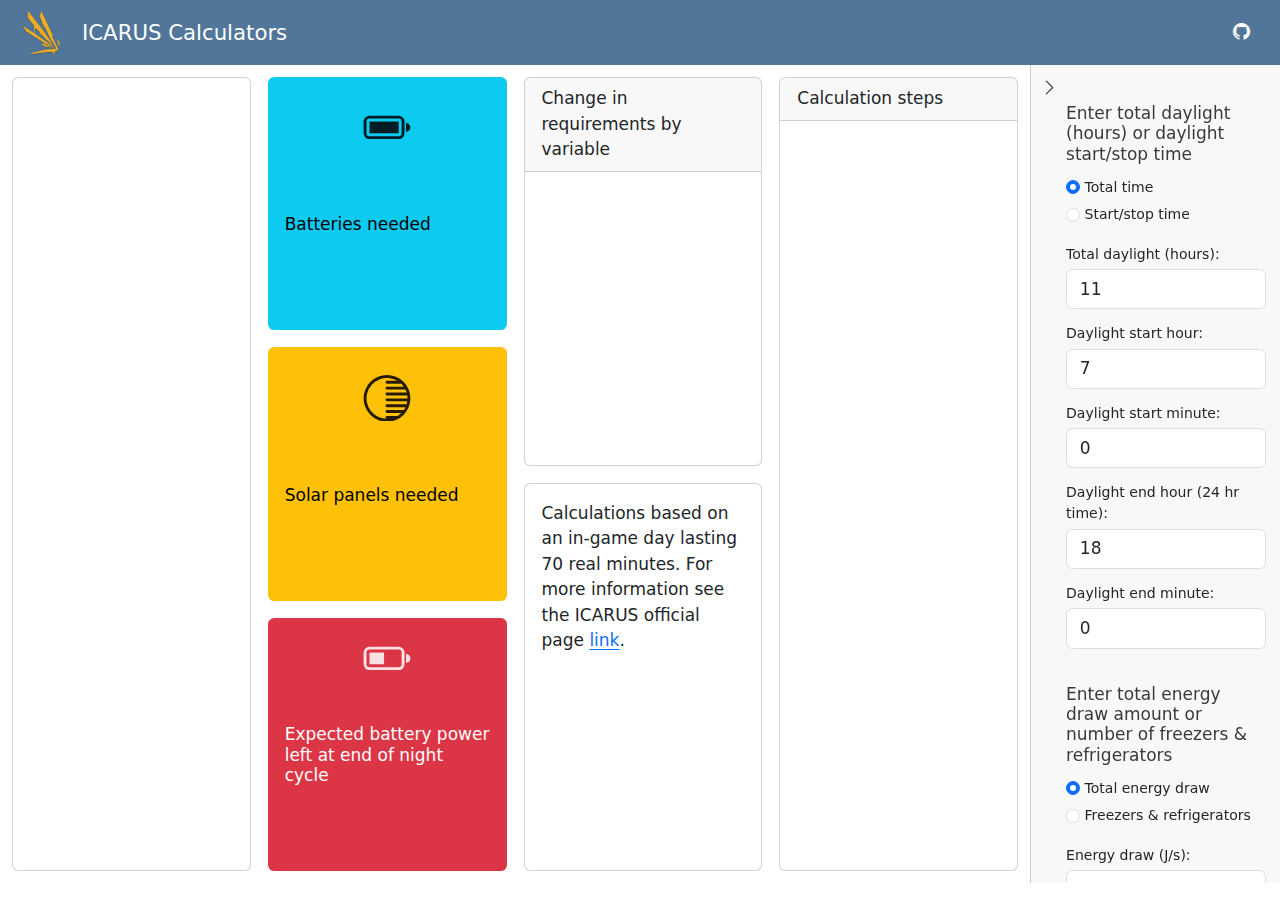
<file: index.html>
<!DOCTYPE html>
<html xmlns="http://www.w3.org/1999/xhtml" lang="en" xml:lang="en"><head>

<meta charset="utf-8">
<meta name="generator" content="quarto-1.6.42">

<meta name="viewport" content="width=device-width, initial-scale=1.0, user-scalable=yes">


<title>ICARUS Calculators</title>
<style>
code{white-space: pre-wrap;}
span.smallcaps{font-variant: small-caps;}
div.columns{display: flex; gap: min(4vw, 1.5em);}
div.column{flex: auto; overflow-x: auto;}
div.hanging-indent{margin-left: 1.5em; text-indent: -1.5em;}
ul.task-list{list-style: none;}
ul.task-list li input[type="checkbox"] {
  width: 0.8em;
  margin: 0 0.8em 0.2em -1em; /* quarto-specific, see https://github.com/quarto-dev/quarto-cli/issues/4556 */ 
  vertical-align: middle;
}
</style>


<script src="index_files/libs/clipboard/clipboard.min.js"></script>
<script src="index_files/libs/quarto-html/quarto.js"></script>
<script src="index_files/libs/quarto-html/popper.min.js"></script>
<script src="index_files/libs/quarto-html/tippy.umd.min.js"></script>
<script src="index_files/libs/quarto-html/anchor.min.js"></script>
<link href="index_files/libs/quarto-html/tippy.css" rel="stylesheet">
<link href="index_files/libs/quarto-html/quarto-syntax-highlighting-2f5df379a58b258e96c21c0638c20c03.css" rel="stylesheet" id="quarto-text-highlighting-styles">
<script src="index_files/libs/bootstrap/bootstrap.min.js"></script>
<link href="index_files/libs/bootstrap/bootstrap-icons.css" rel="stylesheet">
<link href="index_files/libs/bootstrap/bootstrap-f9c3a980a829ab9d6a74b295b7269fb0.min.css" rel="stylesheet" append-hash="true" id="quarto-bootstrap" data-mode="light">
<script src="index_files/libs/quarto-dashboard/quarto-dashboard.js"></script>
<script src="index_files/libs/quarto-dashboard/stickythead.js"></script>
<script src="index_files/libs/quarto-dashboard/datatables.min.js" kdttablesentinel="true"></script>
<script src="index_files/libs/quarto-dashboard/pdfmake.min.js" kdttablesentinel="true"></script>
<script src="index_files/libs/quarto-dashboard/vfs_fonts.js" kdttablesentinel="true"></script>
<script src="index_files/libs/quarto-dashboard/web-components.js" type="module"></script>
<script src="index_files/libs/quarto-dashboard/components.js"></script>
<link href="index_files/libs/quarto-dashboard/datatables.min.css" rel="stylesheet" kdttablesentinel="true">


</head>

<body class="quarto-dashboard dashboard-fill dashboard-sidebar fullcontent">

<header id="quarto-dashboard-header">
<nav class="navbar navbar-expand-md slim" data-bs-theme="dark">
  <div class="navbar-container container-fluid">
    <button class="navbar-toggler hidden" type="button" data-bs-toggle="collapse" data-bs-target="#dashboard-collapse" aria-controls="dashboard-collapse" aria-expanded="false" aria-label="Toggle navigation">
      <span class="navbar-toggler-icon"></span>
    </button>    


    <div class="navbar-brand-container">       
    <a href="#"><img src="images/icarus.png" alt="" class="navbar-logo d-inline-block"></a>
      <div class="navbar-title">
        <div class="navbar-title-text"><a href="#">ICARUS Calculators</a></div>
        
        
      </div>
    </div>
<div class="quarto-dashboard-links"><a class="quarto-dashboard-link" href="https://github.com/andrewmacd/icaruscalculator/" title="GitHub"><i class="bi bi-github"></i></a></div></div>
</nav>
</header>
<div class="page-layout-custom quarto-dashboard-content bslib-gap-spacing html-fill-container bslib-page-fill dashboard-sidebar-container">  

<div class="bslib-sidebar-layout html-fill-item sidebar-right html-fill-container" data-bslib-sidebar-open="desktop" data-bslib-sidebar-init="true" data-bslib-sidebar-border="false" data-bslib-sidebar-border-radius="false"><div class="main html-fill-container html-fill-item"><div class="sidebar-content html-fill-item html-fill-container">
<div class="bslib-grid html-fill-item html-fill-container" style="display: grid; grid-template-columns: minmax(3em, 1fr) minmax(3em, 1fr) minmax(3em, 1fr) minmax(3em, 1fr);
grid-auto-rows: minmax(0, 1fr);">
<div class="card cell bslib-card html-fill-container html-fill-item" data-bslib-card-init="" data-require-bs-caller="card()" data-full-screen="false">
<div class="card-body html-fill-item html-fill-container">
<div class="cell-output-display html-fill-item html-fill-container">

</div>
</div>
<bslib-tooltip placement="auto" bsoptions="[]" data-require-bs-version="5" data-require-bs-caller="tooltip()">
    <template>Expand</template>
    <span class="bslib-full-screen-enter badge rounded-pill">
        <svg xmlns="http://www.w3.org/2000/svg" viewbox="0 0 24 24" style="height:1em;width:1em;" aria-hidden="true" role="img"><path d="M20 5C20 4.4 19.6 4 19 4H13C12.4 4 12 3.6 12 3C12 2.4 12.4 2 13 2H21C21.6 2 22 2.4 22 3V11C22 11.6 21.6 12 21 12C20.4 12 20 11.6 20 11V5ZM4 19C4 19.6 4.4 20 5 20H11C11.6 20 12 20.4 12 21C12 21.6 11.6 22 11 22H3C2.4 22 2 21.6 2 21V13C2 12.4 2.4 12 3 12C3.6 12 4 12.4 4 13V19Z"></path></svg>
    </span>
</bslib-tooltip><script data-bslib-card-init="">bslib.Card.initializeAllCards();</script></div><div class="bslib-grid html-fill-item html-fill-container" style="display: grid; grid-template-rows: minmax(3em, 1fr) minmax(3em, 1fr) minmax(3em, 1fr); grid-auto-columns: minmax(0, 1fr);">
<div background="subtle" class="card bslib-card bslib-mb-spacing html-fill-item html-fill-container bslib-value-box bg-info showcase-left-center" data-bslib-card-init="" data-require-bs-caller="card()" data-require-bs-version="5 5" data-full-screen="false">
<div class="card-body bslib-gap-spacing html-fill-item html-fill-container" style="margin-top:auto;margin-bottom:auto;flex:1 1 auto; padding:0;">
<div class="value-box-grid html-fill-item" style="--bslib-grid-height:auto;--bslib-grid-height-mobile:auto;---bslib-value-box-showcase-w:30%;---bslib-value-box-showcase-w-fs:1fr;---bslib-value-box-showcase-max-h:100px;---bslib-value-box-showcase-max-h-fs:67%;">
<div class="value-box-showcase html-fill-item html-fill-container"><svg xmlns="http://www.w3.org/2000/svg" viewbox="0 0 16 16" class="bi bi-battery-full " style="height:1em;width:1em;fill:currentColor;vertical-align:-0.125em;" aria-hidden="true" role="img"><path d="M2 6h10v4H2V6z"></path>
<path d="M2 4a2 2 0 0 0-2 2v4a2 2 0 0 0 2 2h10a2 2 0 0 0 2-2V6a2 2 0 0 0-2-2H2zm10 1a1 1 0 0 1 1 1v4a1 1 0 0 1-1 1H2a1 1 0 0 1-1-1V6a1 1 0 0 1 1-1h10zm4 3a1.5 1.5 0 0 1-1.5 1.5v-3A1.5 1.5 0 0 1 16 8z"></path></svg></div>
<div class="value-box-area html-fill-item html-fill-container">
<p class="value-box-title">Batteries needed</p>
<div class="shiny-text-output value-box-value" id="n_batteries"></div>
</div>
</div>
</div>
<script data-bslib-card-init="">bslib.Card.initializeAllCards();</script>
<bslib-tooltip placement="auto" bsoptions="[]" data-require-bs-version="5" data-require-bs-caller="tooltip()">
    <template>Expand</template>
    <span class="bslib-full-screen-enter badge rounded-pill">
        <svg xmlns="http://www.w3.org/2000/svg" viewbox="0 0 24 24" style="height:1em;width:1em;" aria-hidden="true" role="img"><path d="M20 5C20 4.4 19.6 4 19 4H13C12.4 4 12 3.6 12 3C12 2.4 12.4 2 13 2H21C21.6 2 22 2.4 22 3V11C22 11.6 21.6 12 21 12C20.4 12 20 11.6 20 11V5ZM4 19C4 19.6 4.4 20 5 20H11C11.6 20 12 20.4 12 21C12 21.6 11.6 22 11 22H3C2.4 22 2 21.6 2 21V13C2 12.4 2.4 12 3 12C3.6 12 4 12.4 4 13V19Z"></path></svg>
    </span>
</bslib-tooltip><script data-bslib-card-init="">bslib.Card.initializeAllCards();</script></div>
<div background="subtle" class="card bslib-card bslib-mb-spacing html-fill-item html-fill-container bslib-value-box bg-warning showcase-left-center" data-bslib-card-init="" data-require-bs-caller="card()" data-require-bs-version="5 5" data-full-screen="false">
<div class="card-body bslib-gap-spacing html-fill-item html-fill-container" style="margin-top:auto;margin-bottom:auto;flex:1 1 auto; padding:0;">
<div class="value-box-grid html-fill-item" style="--bslib-grid-height:auto;--bslib-grid-height-mobile:auto;---bslib-value-box-showcase-w:30%;---bslib-value-box-showcase-w-fs:1fr;---bslib-value-box-showcase-max-h:100px;---bslib-value-box-showcase-max-h-fs:67%;">
<div class="value-box-showcase html-fill-item html-fill-container"><svg xmlns="http://www.w3.org/2000/svg" viewbox="0 0 16 16" class="bi bi-shadows " style="height:1em;width:1em;fill:currentColor;vertical-align:-0.125em;" aria-hidden="true" role="img"><path d="M16 8A8 8 0 1 1 0 8a8 8 0 0 1 16 0Zm-8 7a.5.5 0 0 1 0-1h3.5c.032 0 .063.003.093.009A7.032 7.032 0 0 0 12.9 13H8a.5.5 0 0 1 0-1h5.745c.22-.315.415-.65.581-1H8a.5.5 0 0 1 0-1h6.71a7.03 7.03 0 0 0 .22-1H8a.5.5 0 0 1 0-1h7c0-.34-.024-.673-.07-1H8a.5.5 0 0 1 0-1h6.71a6.949 6.949 0 0 0-.384-1H8a.5.5 0 0 1 0-1h5.745a7.035 7.035 0 0 0-.846-1H8a.5.5 0 0 1 0-1h3.608A7 7 0 1 0 8 15Z"></path></svg></div>
<div class="value-box-area html-fill-item html-fill-container">
<p class="value-box-title">Solar panels needed</p>
<div class="shiny-text-output value-box-value" id="n_solar_panels"></div>
</div>
</div>
</div>
<script data-bslib-card-init="">bslib.Card.initializeAllCards();</script>
<bslib-tooltip placement="auto" bsoptions="[]" data-require-bs-version="5" data-require-bs-caller="tooltip()">
    <template>Expand</template>
    <span class="bslib-full-screen-enter badge rounded-pill">
        <svg xmlns="http://www.w3.org/2000/svg" viewbox="0 0 24 24" style="height:1em;width:1em;" aria-hidden="true" role="img"><path d="M20 5C20 4.4 19.6 4 19 4H13C12.4 4 12 3.6 12 3C12 2.4 12.4 2 13 2H21C21.6 2 22 2.4 22 3V11C22 11.6 21.6 12 21 12C20.4 12 20 11.6 20 11V5ZM4 19C4 19.6 4.4 20 5 20H11C11.6 20 12 20.4 12 21C12 21.6 11.6 22 11 22H3C2.4 22 2 21.6 2 21V13C2 12.4 2.4 12 3 12C3.6 12 4 12.4 4 13V19Z"></path></svg>
    </span>
</bslib-tooltip><script data-bslib-card-init="">bslib.Card.initializeAllCards();</script></div>
<div class="card bslib-card bslib-mb-spacing html-fill-item html-fill-container bslib-value-box bg-danger showcase-left-center" data-bslib-card-init="" data-require-bs-caller="card()" data-require-bs-version="5 5" data-full-screen="false">
<div class="card-body bslib-gap-spacing html-fill-item html-fill-container" style="margin-top:auto;margin-bottom:auto;flex:1 1 auto; padding:0;">
<div class="value-box-grid html-fill-item" style="--bslib-grid-height:auto;--bslib-grid-height-mobile:auto;---bslib-value-box-showcase-w:30%;---bslib-value-box-showcase-w-fs:1fr;---bslib-value-box-showcase-max-h:100px;---bslib-value-box-showcase-max-h-fs:67%;">
<div class="value-box-showcase html-fill-item html-fill-container"><svg xmlns="http://www.w3.org/2000/svg" viewbox="0 0 16 16" class="bi bi-battery-half " style="height:1em;width:1em;fill:currentColor;vertical-align:-0.125em;" aria-hidden="true" role="img"><path d="M2 6h5v4H2V6z"></path>
<path d="M2 4a2 2 0 0 0-2 2v4a2 2 0 0 0 2 2h10a2 2 0 0 0 2-2V6a2 2 0 0 0-2-2H2zm10 1a1 1 0 0 1 1 1v4a1 1 0 0 1-1 1H2a1 1 0 0 1-1-1V6a1 1 0 0 1 1-1h10zm4 3a1.5 1.5 0 0 1-1.5 1.5v-3A1.5 1.5 0 0 1 16 8z"></path></svg></div>
<div class="value-box-area html-fill-item html-fill-container">
<p class="value-box-title">Expected battery power left at end of night cycle</p>
<div class="shiny-text-output value-box-value" id="r_batt_power"></div>
</div>
</div>
</div>
<script data-bslib-card-init="">bslib.Card.initializeAllCards();</script>
<bslib-tooltip placement="auto" bsoptions="[]" data-require-bs-version="5" data-require-bs-caller="tooltip()">
    <template>Expand</template>
    <span class="bslib-full-screen-enter badge rounded-pill">
        <svg xmlns="http://www.w3.org/2000/svg" viewbox="0 0 24 24" style="height:1em;width:1em;" aria-hidden="true" role="img"><path d="M20 5C20 4.4 19.6 4 19 4H13C12.4 4 12 3.6 12 3C12 2.4 12.4 2 13 2H21C21.6 2 22 2.4 22 3V11C22 11.6 21.6 12 21 12C20.4 12 20 11.6 20 11V5ZM4 19C4 19.6 4.4 20 5 20H11C11.6 20 12 20.4 12 21C12 21.6 11.6 22 11 22H3C2.4 22 2 21.6 2 21V13C2 12.4 2.4 12 3 12C3.6 12 4 12.4 4 13V19Z"></path></svg>
    </span>
</bslib-tooltip><script data-bslib-card-init="">bslib.Card.initializeAllCards();</script></div>
</div><div class="bslib-grid html-fill-item html-fill-container" style="display: grid; grid-template-rows: minmax(3em, 1fr) minmax(3em, 1fr); grid-auto-columns: minmax(0, 1fr);">
<div class="card cell bslib-card html-fill-container html-fill-item" data-title="Change in requirements by variable" data-bslib-card-init="" data-require-bs-caller="card()" data-full-screen="false">
<div class="card-header"><div class="card-title html-fill-item html-fill-container"><span style="display: inline">
Change in requirements by variable
</span></div></div>
<div class="card-body html-fill-item html-fill-container">
<div class="cell-output-display html-fill-item html-fill-container no-overflow-x">
<div id="hold_constant_graph" class="shiny-html-output html-fill-item html-fill-container"></div>
</div>
</div>
<bslib-tooltip placement="auto" bsoptions="[]" data-require-bs-version="5" data-require-bs-caller="tooltip()">
    <template>Expand</template>
    <span class="bslib-full-screen-enter badge rounded-pill">
        <svg xmlns="http://www.w3.org/2000/svg" viewbox="0 0 24 24" style="height:1em;width:1em;" aria-hidden="true" role="img"><path d="M20 5C20 4.4 19.6 4 19 4H13C12.4 4 12 3.6 12 3C12 2.4 12.4 2 13 2H21C21.6 2 22 2.4 22 3V11C22 11.6 21.6 12 21 12C20.4 12 20 11.6 20 11V5ZM4 19C4 19.6 4.4 20 5 20H11C11.6 20 12 20.4 12 21C12 21.6 11.6 22 11 22H3C2.4 22 2 21.6 2 21V13C2 12.4 2.4 12 3 12C3.6 12 4 12.4 4 13V19Z"></path></svg>
    </span>
</bslib-tooltip><script data-bslib-card-init="">bslib.Card.initializeAllCards();</script></div>
<div class="card bslib-card bslib-mb-spacing html-fill-item html-fill-container" data-bslib-card-init="" data-require-bs-caller="card()" data-require-bs-version="5" data-full-screen="false">
<div class="card-body bslib-gap-spacing html-fill-item html-fill-container" style="margin-top:auto;margin-bottom:auto;flex:1 1 auto;"><p>Calculations based on an in-game day lasting 70 real minutes.
For more information see the ICARUS official page <a href="https://surviveicarus.com/">link</a>.</p>
</div>
<script data-bslib-card-init="">bslib.Card.initializeAllCards();</script>
<bslib-tooltip placement="auto" bsoptions="[]" data-require-bs-version="5" data-require-bs-caller="tooltip()">
    <template>Expand</template>
    <span class="bslib-full-screen-enter badge rounded-pill">
        <svg xmlns="http://www.w3.org/2000/svg" viewbox="0 0 24 24" style="height:1em;width:1em;" aria-hidden="true" role="img"><path d="M20 5C20 4.4 19.6 4 19 4H13C12.4 4 12 3.6 12 3C12 2.4 12.4 2 13 2H21C21.6 2 22 2.4 22 3V11C22 11.6 21.6 12 21 12C20.4 12 20 11.6 20 11V5ZM4 19C4 19.6 4.4 20 5 20H11C11.6 20 12 20.4 12 21C12 21.6 11.6 22 11 22H3C2.4 22 2 21.6 2 21V13C2 12.4 2.4 12 3 12C3.6 12 4 12.4 4 13V19Z"></path></svg>
    </span>
</bslib-tooltip><script data-bslib-card-init="">bslib.Card.initializeAllCards();</script></div>
</div><div class="bslib-grid html-fill-item html-fill-container" style="display: grid; grid-template-rows: minmax(3em, 1fr); grid-auto-columns: minmax(0, 1fr);">
<div class="card cell bslib-card html-fill-container html-fill-item" data-title="Calculation steps" data-bslib-card-init="" data-require-bs-caller="card()" data-full-screen="false">
<div class="card-header"><div class="card-title html-fill-item html-fill-container"><span style="display: inline">
Calculation steps
</span></div></div>
<div class="card-body html-fill-item html-fill-container">
<div class="cell-output-display html-fill-item html-fill-container">
<pre class="shiny-text-output noplaceholder" id="calc_steps"></pre>
</div>
</div>
<bslib-tooltip placement="auto" bsoptions="[]" data-require-bs-version="5" data-require-bs-caller="tooltip()">
    <template>Expand</template>
    <span class="bslib-full-screen-enter badge rounded-pill">
        <svg xmlns="http://www.w3.org/2000/svg" viewbox="0 0 24 24" style="height:1em;width:1em;" aria-hidden="true" role="img"><path d="M20 5C20 4.4 19.6 4 19 4H13C12.4 4 12 3.6 12 3C12 2.4 12.4 2 13 2H21C21.6 2 22 2.4 22 3V11C22 11.6 21.6 12 21 12C20.4 12 20 11.6 20 11V5ZM4 19C4 19.6 4.4 20 5 20H11C11.6 20 12 20.4 12 21C12 21.6 11.6 22 11 22H3C2.4 22 2 21.6 2 21V13C2 12.4 2.4 12 3 12C3.6 12 4 12.4 4 13V19Z"></path></svg>
    </span>
</bslib-tooltip><script data-bslib-card-init="">bslib.Card.initializeAllCards();</script></div>
<div id="3ade8a4a-fb1d-4a6c-8409-ac45482d5fc9" class="hidden html-fill-item html-fill-container">

</div>
</div>
</div>
</div></div><aside id="bslib-sidebar-1" class="sidebar html-fill-container html-fill-item"><div class="html-fill-container html-fill-item">
<div class="cell-output-display">
<br>
</div>
<div class="cell-output-display">
<div id="daylight_type" class="form-group shiny-input-radiogroup shiny-input-container" role="radiogroup" aria-labelledby="daylight_type-label">
<label class="control-label" id="daylight_type-label" for="daylight_type">
<h6>Enter total daylight (hours) or daylight start/stop time</h6>
</label>
<div class="shiny-options-group">
<div class="radio">
<label>
<input type="radio" name="daylight_type" value="ttime" checked="checked">
<span>Total time</span>
</label>
</div>
<div class="radio">
<label>
<input type="radio" name="daylight_type" value="sstime">
<span>Start/stop time</span>
</label>
</div>
</div>
</div>
</div>
<div class="cell-output-display">
<div class="shiny-panel-conditional" data-display-if="input.daylight_type == 'ttime'" data-ns-prefix="">
<div class="form-group shiny-input-container">
<label class="control-label" id="total_time-label" for="total_time">Total daylight (hours): </label>
<input id="total_time" type="number" class="shiny-input-number form-control" value="11" min="0.5" max="23" step="0.5">
</div>
</div>
</div>
<div class="cell-output-display">
<div class="shiny-panel-conditional" data-display-if="input.daylight_type == 'sstime'" data-ns-prefix="">
<div class="form-group shiny-input-container">
<label class="control-label" id="start_hour-label" for="start_hour">Daylight start hour: </label>
<input id="start_hour" type="number" class="shiny-input-number form-control" value="7" min="1" max="23" step="0.5">
</div>
<div class="form-group shiny-input-container">
<label class="control-label" id="start_minute-label" for="start_minute">Daylight start minute: </label>
<input id="start_minute" type="number" class="shiny-input-number form-control" value="0" min="0" max="59" step="1">
</div>
<div class="form-group shiny-input-container">
<label class="control-label" id="end_hour-label" for="end_hour">Daylight end hour (24 hr time): </label>
<input id="end_hour" type="number" class="shiny-input-number form-control" value="18" min="1.5" max="24" step="0.5">
</div>
<div class="form-group shiny-input-container">
<label class="control-label" id="end_minute-label" for="end_minute">Daylight end minute: </label>
<input id="end_minute" type="number" class="shiny-input-number form-control" value="0" min="0" max="59" step="1">
</div>
</div>
</div>
<div class="cell-output-display">
<br>
</div>
<div class="cell-output-display">
<div id="energy_type" class="form-group shiny-input-radiogroup shiny-input-container" role="radiogroup" aria-labelledby="energy_type-label">
<label class="control-label" id="energy_type-label" for="energy_type">
<h6>Enter total energy draw amount or number of freezers &amp; refrigerators</h6>
</label>
<div class="shiny-options-group">
<div class="radio">
<label>
<input type="radio" name="energy_type" value="total_energy" checked="checked">
<span>Total energy draw</span>
</label>
</div>
<div class="radio">
<label>
<input type="radio" name="energy_type" value="fandfs">
<span>Freezers &amp; refrigerators</span>
</label>
</div>
</div>
</div>
</div>
<div class="cell-output-display">
<div class="shiny-panel-conditional" data-display-if="input.energy_type == 'total_energy'" data-ns-prefix="">
<div class="form-group shiny-input-container">
<label class="control-label" id="energy_draw-label" for="energy_draw">Energy draw (J/s): </label>
<input id="energy_draw" type="number" class="shiny-input-number form-control" value="5000" min="100" max="100000" step="1">
</div>
</div>
</div>
<div class="cell-output-display">
<div class="shiny-panel-conditional" data-display-if="input.energy_type == 'fandfs'" data-ns-prefix="">
<div class="form-group shiny-input-container">
<label class="control-label" id="n_freezer-label" for="n_freezer">Number of freezers: </label>
<input id="n_freezer" type="number" class="shiny-input-number form-control" value="10" min="1" max="100" step="1">
</div>
<div class="form-group shiny-input-container">
<label class="control-label" id="n_fridge-label" for="n_fridge">Number of refrigerators: </label>
<input id="n_fridge" type="number" class="shiny-input-number form-control" value="2" min="0" max="100" step="1">
</div>
</div>
</div>
<div class="cell-output-display">
<br>
</div>
<div class="cell-output-display">
<button id="calc_button" type="button" class="btn btn-default action-button">Calculate</button>
</div>
</div></aside>
<button class="collapse-toggle" type="button" title="Toggle sidebar" aria-expanded="true" aria-controls="bslib-sidebar-1">
    <svg xmlns="http://www.w3.org/2000/svg" viewbox="0 0 16 16" class="bi bi-chevron-left collapse-icon" style="fill:currentColor;" aria-hidden="true" role="img">
      <path fill-rule="evenodd" d="M11.354 1.646a.5.5 0 0 1 0 .708L5.707 8l5.647 5.646a.5.5 0 0 1-.708.708l-6-6a.5.5 0 0 1 0-.708l6-6a.5.5 0 0 1 .708 0z"></path>
    </svg>
</button>
<script data-bslib-sidebar-init="">
bslib.Sidebar.initCollapsibleAll()
</script>
</div>
<p>
<script type="application/shiny-prerendered" data-context="server-start">
library(shiny)
library(bslib)
library(bsicons)
library(lubridate)
library(tidyverse)
library(readr)
library(ggrepel)

options("scipen"=10) 
theme_set(theme_minimal())

# Some hacky BS because bslib and Quarto try to load conflicting versions 
# of boostrap. 
# See: https://github.com/rstudio/bslib/issues/834#issuecomment-1766591997
bs_theme_dependencies(bs_theme(preset = "bootstrap")) |>
  lapply(function(x) {
    if (x$name == "bootstrap") {
      x$name <- "bootstrap-from-bslib"
    }
    x
  }) |>
  htmltools::tagList()

# --------------------- UI defaults   ----------------

# Only care that this is at midnight
default_time <- floor_date(now(), "day")

# ---------------- Constants (ICARUS) ----------------
FREEZER_P  <- 2500     # J/s per freezer
FRIDGE_P   <- 500      # J/s per refrigerator
PANEL_P    <- 6000     # J/s per solar panel
BAT_CAP    <- 6000000  # J per advanced battery rack
BAT_RATE   <- 10000    # J/s per advanced battery rack

# Time mapping: 24 in-game hours = 70 real minutes
IG_24H_MIN <- 70
IG_24H_SEC <- 70 * 60
SEC_PER_IG_HR <- IG_24H_SEC / 24

# Graphical dictionary to get units of variables
unit_defs <- list(
  "power_draw_needed" = " J/s",
  "daylight_hours" = " hours",
  "n_freezer" = " freezers",
  "n_fridge" = " refrigerators"
)

# Specify the unit jumps for offsets for the graphs
POWER_UNIT_OFFSET <- 3000
DAYLIGHT_UNIT_OFFSET <- 1
FREEZER_UNIT_OFFSET <- 1
FRIDGE_UNIT_OFFSET <- 1

calc_energy_used <- function(n_freezer, n_fridge) {
  # total continuous load
  P <- n_freezer * FREEZER_P + n_fridge * FRIDGE_P  

  P
}

calc_duration <- function(start_hour,
                          start_minute,
                          end_hour,
                          end_minute) {
  
  start_time <- make_datetime(year = 2025, month = 1, day = 1,
                              hour = start_hour, min = start_minute)
  end_time   <- make_datetime(year = 2025, month = 1, day = 1,
                              hour = end_hour, min = end_minute)
  
  duration <- as.numeric(difftime(end_time, start_time, units = "mins"))
  
  # Convert to hours a day
  duration <- duration / 60
}

calc_requirements <- function(load_P, daylight_hours) {
  
  # durations (real seconds)
  day_s   <- daylight_hours * SEC_PER_IG_HR
  night_s <- (24 - daylight_hours) * SEC_PER_IG_HR
  
  # Solar: must satisfy instantaneous AND energy balance over 24h
  panels_instant <- ceiling(load_P / PANEL_P)
  panels_energy  <- ceiling(load_P * 24 / (PANEL_P * daylight_hours))
  panels_needed  <- max(panels_instant, panels_energy)
  
  # Batteries: capacity for night + discharge rate at night load
  night_energy       <- load_P * night_s
  bat_capacity_need  <- ceiling(night_energy / BAT_CAP)
  bat_rate_need      <- ceiling(load_P / BAT_RATE)
  batteries_needed   <- max(bat_capacity_need, bat_rate_need)
  
  # Battery remaining at the END of the night cycle
  total_bank_capacity <- batteries_needed * BAT_CAP
  battery_energy_remaining <- max(total_bank_capacity - night_energy, 0)
  battery_remaining_pct    <- if (total_bank_capacity > 0) 100 * battery_energy_remaining / total_bank_capacity else 0
  
  list(
    load_P = load_P,
    daylight_hours = daylight_hours,
    day_s = day_s,
    night_s = night_s,
    night_energy = night_energy,
    panels_instant = panels_instant,
    panels_energy = panels_energy,
    panels_needed = panels_needed,
    bat_capacity_needed = bat_capacity_need,
    bat_rate_needed = bat_rate_need,
    batteries_needed = batteries_needed,
    total_bank_capacity = total_bank_capacity,
    battery_energy_remaining = battery_energy_remaining,
    battery_remaining_pct = battery_remaining_pct
  )
}

# Zero/default placeholder used before "Calculate" is clicked
zero_requirements <- function() {
  list(
    load_P = 0,
    daylight_hours = 0,
    day_s = 0,
    night_s = 0,
    night_energy = 0,
    panels_instant = 0,
    panels_energy = 0,
    panels_needed = 0,
    bat_capacity_needed = 0,
    bat_rate_needed = 0,
    batteries_needed = 0,
    total_bank_capacity = 0,
    battery_energy_remaining = 0,
    battery_remaining_pct = 0
  )
}

construct_calc_step_text <- function(user_inputs, calc_outputs, is_generic_energy) {
  
  inputs_text <- ""
  load_text <- ""
  
  if(is_generic_energy) {
    inputs_text <- paste0("  Power draw (J):  ", user_inputs$power_draw_needed, "\n")
    load_text <- paste0("   P = ", user_inputs$power_draw_needed, " J/s\n")
  } else {
    inputs_text <- paste0("  Refrigerators:   ", user_inputs$n_fridge, "\n",
                          "  Freezers:        ", user_inputs$n_freezer, "\n")
    load_text <- paste0("   P = ", FRIDGE_P, " * fridges + ", FREEZER_P, " * freezers = ",
                        FRIDGE_P * user_inputs$n_fridge, " + ", FREEZER_P * user_inputs$n_freezer, 
                        " = ", calc_outputs$load_P, " J/s\n")
  }
  
  output_text <- paste0("Given inputs (parsed):\n",
                        inputs_text,
                        "  Daylight:        ", round(user_inputs$daylight_hours, 2), " in-game hours (≈ ",
                        round(user_inputs$daylight_hours * SEC_PER_IG_HR, 1), " real seconds)\n",
                        "\n",
                        "1) Load P (J/s):\n",
                        load_text,
                        "\n",
                        "2) Time mapping:\n",
                        "   SEC_PER_IG_HOUR = 2400 / 13 ≈ ", round(SEC_PER_IG_HR, 3), " s per in-game hour\n",
                        "   Day seconds  = daylight_hours * SEC_PER_IG_HOUR = ", round(calc_outputs$day_s, 1), " s\n",
                        "   Night seconds = (24 - daylight_hours) * SEC_PER_IG_HOUR = ", round(calc_outputs$night_s, 1), " s\n",
                        "\n",
                        "3) Solar panels needed:\n",
                        "   Instantaneous: ceil(P / 6000) = ", calc_outputs$panels_instant, "\n",
                        "   Energy balance over 24h:\n",
                        "     Need Np * 6000 * day_s ≥ P * (day_s + night_s) = P * 24 * SEC_PER_IG_HOUR\n",
                        "     Rearranged: Np ≥ P * 24 / (6000 * daylight_hours) = ", calc_outputs$panels_energy, "\n",
                        "   Panels needed = max(instant, energy) = ", calc_outputs$panels_needed, "\n",
                        "\n",
                        "4) Batteries (Advanced racks):\n",
                        "   Night energy = P * night_s = ", format(round(calc_outputs$night_energy), big.mark=","), " J\n",
                        "   Capacity: ceil(night_energy / 6,000,000) = ", calc_outputs$bat_capacity_needed, "\n",
                        "   Discharge: ceil(P / 10,000) = ", calc_outputs$bat_rate_needed, "\n",
                        "   Batteries needed = max(capacity, discharge) = ", calc_outputs$batteries_needed, "\n",
                        "   Total bank capacity = batteries * 6,000,000 = ", format(calc_outputs$total_bank_capacity, big.mark=","), " J\n",
                        "   **Remaining after night** = max(total bank − night energy, 0) = ",
                        format(round(calc_outputs$battery_energy_remaining), big.mark=","), " J (",
                        sprintf("%.1f", calc_outputs$battery_remaining_pct), "% of bank)\n")
  
  output_text
}
</script>
 
<script type="application/shiny-prerendered" data-context="server">
# Default values shown before calc button pressed
default_requirements <- zero_requirements()

# Set reactive variables to defaults
user_inputs <- reactiveValues(n_fridge = 0,
                              n_freezer = 0,
                              power_draw_needed = 0,
                              daylight_hours = 0,
                              generic_power = TRUE)

default_user_inputs <- list(n_fridge = isolate(user_inputs$n_fridge),
                            n_freezer = isolate(user_inputs$n_freezer),
                            power_draw_needed = isolate(user_inputs$power_draw_needed),
                            daylight_hours = isolate(user_inputs$daylight_hours),
                            generic_power = isolate(user_inputs$generic_power))

n_bat <- reactiveVal(value=default_requirements$batteries_needed)
n_panel <- reactiveVal(value=default_requirements$panels_needed)
p_leftover <- reactiveVal(value=default_requirements$battery_energy_remaining)
calc_steps_text <- reactiveVal(value=construct_calc_step_text(default_user_inputs, 
                                                              default_requirements, 
                                                              TRUE))



# Only do calculation when calculation button is pressed
observeEvent(input$calc_button, {
  run_power_calculation()
})

# Main UI updater function
run_power_calculation <- function(){
  
  # Code to check Daylight inputs & get duration
  if(input$daylight_type == "ttime") {
    user_inputs$daylight_hours <- input$total_time
  } else if(input$daylight_type == "sstime") {
    user_inputs$daylight_hours <- calc_duration(input$start_hour,
                                                input$start_minute,
                                                input$end_hour,
                                                input$end_minute)
  }
    
  # Check to make sure daylight_hours is sane
  if(user_inputs$daylight_hours <= 0 | user_inputs$daylight_hours >= 24) {
    showModal(modalDialog(title = "Invalid input",
                          "Please enter an appropriate value for daylight duration",
                          easyClose = TRUE,
                          footer = modalButton("OK")))
    
    # Shut this whole thing down
    validate(need(FALSE, ""))
  }
  
  # Code to check energy inputs & get total draw
  if(input$energy_type == "total_energy") {
    user_inputs$power_draw_needed <- input$energy_draw
  } else if(input$energy_type == "fandfs") {
    user_inputs$power_draw_needed <- calc_energy_used(input$n_freezer,
                                                      input$n_fridge)
    user_inputs$n_freezer <- input$n_freezer
    user_inputs$n_fridge <- input$n_fridge
    user_inputs$generic_power <- FALSE
  }
  
  # Check to make sure power_draw_needed is sane
  if(user_inputs$power_draw_needed <= 0) {
    showModal(modalDialog(title = "Invalid input",
                          "Please enter a positive value for power draw or number of freezers & refrigerators",
                          easyClose = TRUE,
                          footer = modalButton("OK")))
    
    # Shut this whole thing down
    validate(need(FALSE, ""))
  }
  
  # Actually calculate the outputs
  calc_outputs <- calc_requirements(user_inputs$power_draw_needed, user_inputs$daylight_hours)
  
  # Update the value_boxes according to the calculated values
  n_bat(calc_outputs$batteries_needed)
  n_panel(calc_outputs$panels_needed)
  p_leftover(format(round(calc_outputs$battery_energy_remaining, 
                          0), 
                    big.mark = ",", 
                    scientific = FALSE))

  # Update the text according to the calculated values
  if(user_inputs$generic_power == TRUE) {
    calc_steps_text(construct_calc_step_text(user_inputs, calc_outputs, TRUE))
  } else {
    calc_steps_text(construct_calc_step_text(user_inputs, calc_outputs, FALSE))
    
  }
  
  ### Note that user_inputs is a reactive variable so the plots will update automatically when the values are updated
  ### The user inputs are only reactive to the button click, as defined
}

# Plot variations in output, holding constant number of freezers
vary_plot <- function(user_inputs, 
                      varying_variable,
                      varying_variable_name,
                      has_upper_bound,
                      upper_bound,
                      has_lower_bound,
                      lower_bound,
                      offset_distance) {
  
  offset_range <- c(0)
  
  if(has_upper_bound) {
    if(varying_variable + 1*offset_distance < upper_bound) {
      offset_range <- c(offset_range, 1*offset_distance)
    }
    if(varying_variable + 2*offset_distance < upper_bound) {
      offset_range <- c(offset_range, 2*offset_distance)
    }
    if(varying_variable + 3*offset_distance < upper_bound) {
      offset_range <- c(offset_range, 3*offset_distance)
    }
  } else {
    offset_range <- c(offset_range, 
                      1*offset_distance, 
                      2*offset_distance, 
                      3*offset_distance)
  }
  
  if(has_lower_bound) {
    if(varying_variable - 3*offset_distance > lower_bound) {
      offset_range <- c(-3*offset_distance, offset_range)
    }
    if(varying_variable - 2*offset_distance > lower_bound) {
      offset_range <- c(-2*offset_distance, offset_range)
    }
    if(varying_variable - 1*offset_distance > lower_bound) {
      offset_range <- c(-1*offset_distance, offset_range)
    }
  } else {
    offset_range <- c(-3*offset_distance, 
                      -2*offset_distance, 
                      -1*offset_distance,
                      offset_range)    
  }
  
  plot_data <- data.frame(
    varying_value = numeric(),
    solar_panels = numeric(),
    batteries = numeric())
  
  for(offset_value in offset_range) {
    
    if(user_inputs$generic_power) {
      if(varying_variable_name == "power_draw_needed") {
        r <- calc_requirements(user_inputs$power_draw_needed + offset_value,
                               user_inputs$daylight_hours)
      } else {
        r <- calc_requirements(user_inputs$power_draw_needed,
                               user_inputs$daylight_hours + offset_value)
      }
    } else {
      if(varying_variable_name == "n_freezer") {
        r <- calc_requirements(user_inputs$power_draw_needed + offset_value * FREEZER_P,
                               user_inputs$daylight_hours)
      } else if(varying_variable_name == "n_fridge") {
        r <- calc_requirements(user_inputs$power_draw_needed + offset_value * FRIDGE_P,
                               user_inputs$daylight_hours)
      } else {
        r <- calc_requirements(user_inputs$power_draw_needed,
                               user_inputs$daylight_hours + offset_value)
      }
    }
    
    if(!is.finite(r$panels_needed)) {
      r$panels_needed <- 0
      r$batteries_needed <- 0
    }
    
    plot_data <- rbind(plot_data, 
                       data.frame(varying_value = varying_variable + offset_value,
                                  solar_panels = r$panels_needed,
                                  batteries = r$batteries_needed))
  }
  
  plot_data_labels <- plot_data %>%
    group_by(solar_panels, batteries) %>%
    summarise(varying_value = paste(varying_value, collapse = ", "), .groups = "drop")
  
  x_lims <- range(plot_data$solar_panels) + c(-1, 1)
  y_lims <- range(plot_data$batteries) + c(-1, 1)
  
  label <- paste0("Number of solar panels and batteries requied\n")

  if(user_inputs$generic_power) {
    if(varying_variable_name == "power_draw_needed") {
      label <- paste0(label, 
                      "   - holding fixed daylight hours at: ",
                      user_inputs$daylight_hours)
    } else {
      label <- paste0(label, 
                      "   - holding fixed power draw at: ",
                      user_inputs$power_draw_needed)
    }
  } else {
    if(varying_variable_name == "n_freezer") {
      label <- paste0(label, 
                      "   - holding fixed refrigerators at: ",
                      user_inputs$n_fridge,
                      "\n",
                      "   - holding fixed daylight hours at: ",
                      user_inputs$daylight_hours)
    }
    else if(varying_variable_name == "n_fridge") {
      label <- paste0(label, 
                      "   - holding fixed freezers at: ",
                      user_inputs$n_freezer,
                      "\n",
                      "   - holding fixed daylight hours at: ",
                      user_inputs$daylight_hours)
    } else {
      label <- paste0(label, 
                      "   - holding fixed freezers at: ",
                      user_inputs$n_freezer,
                      "\n",
                      "   - holding fixed refrigerators at: ",
                      user_inputs$n_fridge)
    }
  }
  
  # Set this as the middle point, define the no-offset labeling case
  #target_point <- subset(plot_data_labels, varying_value == varying_variable)
  #other_points <- subset(plot_data_labels, varying_value != varying_variable)

  # Convert varying_variable (number) to string
  num_as_text <- as.character(varying_variable)
  
  # Subset where varying_value contains the number
  target_point <- subset(
    plot_data_labels,
    grepl(num_as_text, varying_value)
  )
  
  # Subset where varying_value does NOT contain the number
  other_points <- subset(
    plot_data_labels,
    !grepl(num_as_text, varying_value)
  )
    
  print(paste0(target_point, " <--- target point"))
  print(paste0(other_points, " <--- other points"))
  
  ggplot(plot_data, aes(x=solar_panels, y=batteries)) + 
    geom_point(aes(x=solar_panels, y=batteries), size = 5) +
    # Text label for the target point in red
    geom_text_repel(
      data = target_point,
      aes(label = paste0(varying_value, unit_defs[varying_variable_name])),
      color = "red",
      size = 7,
      box.padding = 1.0,       # increase padding around label
      point.padding = 0.8,     # increase space from point
      max.overlaps = Inf,
      min.segment.length = Inf
    ) +
    # Text labels for all other points in blue
    geom_text_repel(
      data = other_points,
      aes(label = paste0(varying_value, unit_defs[varying_variable_name])),
      color = "blue",
      size = 7,
      box.padding = 1.0,       # increase padding around label
      point.padding = 0.8,     # increase space from point
      max.overlaps = Inf,
      min.segment.length = Inf
    ) +
    # Add dashed light red guide lines from target point to axes
    geom_segment(
      data = target_point,
      aes(x = solar_panels, y = y_lims[1], 
          xend = solar_panels, yend = batteries),
      linetype = "dashed", color = "red", alpha = 0.5
    ) +
    geom_segment(
      data = target_point,
      aes(x = x_lims[1], xend = solar_panels, 
          y = batteries, yend = batteries),
      linetype = "dashed", color = "red", alpha = 0.5
    ) +
        # Add dashed light red guide lines from target point to axes
    geom_segment(
      data = other_points,
      aes(x = solar_panels, y = y_lims[1], 
          xend = solar_panels, yend = batteries),
      linetype = "dashed", color = "blue", alpha = 0.5
    ) +
    geom_segment(
      data = other_points,
      aes(x = x_lims[1], xend = solar_panels, 
          y = batteries, yend = batteries),
      linetype = "dashed", color = "blue", alpha = 0.5
    ) +
    scale_x_continuous(limits = x_lims, 
                       breaks = seq(x_lims[1], x_lims[2], 1),
                       expand = c(0, 0)) +
    scale_y_continuous(limits = y_lims, 
                       breaks = seq(y_lims[1], y_lims[2], 1),
                       expand = c(0, 0)) + 
    labs(x="Number of solar panels required",
         y="Number of batteries required",
         subtitle = label) +
    theme(panel.border = element_blank(),
          text = element_text(size = 18),
          panel.grid.major = element_blank(),   
          panel.grid.minor = element_blank(),   
          panel.background = element_blank())
}


output$n_batteries <- renderText({
  n_bat()
})

output$n_solar_panels <- renderText({
  n_panel()
})

output$r_batt_power <- renderText({
  paste0(p_leftover(), " J")
})

output$hold_constant_graph <- renderUI({
  if(user_inputs$generic_power==TRUE) {
    navset_tab(
      nav_panel(
        "Power",
        plotOutput("generic_power_needed")
      ),
      nav_panel(
        "Daylight Hours",
        plotOutput("generic_daylight_hours")
      )
    )
  } else {
    navset_tab(
      nav_panel(
        "Freezers",
        plotOutput("fandf_freezer")
      ),
      nav_panel(
        "Refrigerators",
        plotOutput("fandf_fridge")
      ),
      nav_panel(
        "Daylight Hours",
        plotOutput("fandf_daylight_hours")
      )
    )
  }
})

output$generic_power_needed <- renderPlot({
  vary_plot(user_inputs, 
            user_inputs$power_draw_needed,
            "power_draw_needed",
            FALSE,
            0,
            TRUE,
            0,
            POWER_UNIT_OFFSET)
})

output$generic_daylight_hours <- renderPlot({
  vary_plot(user_inputs, 
            user_inputs$daylight_hours,
            "daylight_hours",
            TRUE,
            24,
            TRUE,
            0,
            DAYLIGHT_UNIT_OFFSET)
})

output$fandf_freezer <- renderPlot({
  vary_plot(user_inputs, 
            user_inputs$n_freezer,
            "n_freezer",
            FALSE,
            0,
            TRUE,
            0,
            FREEZER_UNIT_OFFSET)
})

output$fandf_fridge <- renderPlot({
  vary_plot(user_inputs, 
            user_inputs$n_fridge,
            "n_fridge",
            FALSE,
            0,
            TRUE,
            0,
            FRIDGE_UNIT_OFFSET)
})

output$fandf_daylight_hours <- renderPlot({
  vary_plot(user_inputs, 
            user_inputs$daylight_hours,
            "daylight_hours",
            TRUE,
            24,
            TRUE,
            0,
            DAYLIGHT_UNIT_OFFSET)
})

output$calc_steps <- renderText({
  calc_steps_text()
})
</script>
 
<script type="application/shiny-prerendered" data-context="server-extras">
ojs_define <- function(..., .session = shiny::getDefaultReactiveDomain()) {
  quos <- rlang::enquos(...)
  vars <- rlang::list2(...)
  nm <- names(vars)
  if (is.null(nm)) {
    nm <- rep_len("", length(vars))
  }
  mapply(function(q, nm, val) {
    # Infer name, if possible
    if (nm == "") {
      tryCatch({
        nm <- rlang::as_name(q)
      }, error = function(e) {
        code <- paste(collapse = "\n", deparse(rlang::f_rhs(q)))
        stop("ojs_define() could not create a name for the argument: ", code)
      })
    }
    .session$output[[nm]] <- val
    outputOptions(.session$output, nm, suspendWhenHidden = FALSE)
    .session$sendCustomMessage("ojs-export", list(name = nm))
    NULL
  }, quos, nm, vars, SIMPLIFY = FALSE, USE.NAMES = FALSE)
  invisible()
}
</script>
</p>
<!--html_preserve-->
<script type="application/shiny-prerendered" data-context="dependencies">
{"type":"list","attributes":{},"value":[{"type":"list","attributes":{"names":{"type":"character","attributes":{},"value":["name","version","src","meta","script","stylesheet","head","attachment","all_files","package","pkgVersion"]},"class":{"type":"character","attributes":{},"value":["html_dependency"]}},"value":[{"type":"character","attributes":{},"value":["jquery"]},{"type":"character","attributes":{},"value":["3.6.0"]},{"type":"list","attributes":{"names":{"type":"character","attributes":{},"value":["file"]}},"value":[{"type":"character","attributes":{},"value":["lib/3.6.0"]}]},{"type":"NULL"},{"type":"character","attributes":{},"value":["jquery-3.6.0.min.js"]},{"type":"NULL"},{"type":"NULL"},{"type":"NULL"},{"type":"logical","attributes":{},"value":[true]},{"type":"character","attributes":{},"value":["jquerylib"]},{"type":"character","attributes":{},"value":["0.1.4"]}]},{"type":"list","attributes":{"names":{"type":"character","attributes":{},"value":["name","version","src","meta","script","stylesheet","head","attachment","package","all_files"]},"class":{"type":"character","attributes":{},"value":["html_dependency"]}},"value":[{"type":"character","attributes":{},"value":["bootstrap-from-bslib"]},{"type":"character","attributes":{},"value":["5.3.1"]},{"type":"list","attributes":{"names":{"type":"character","attributes":{},"value":["href"]}},"value":[{"type":"character","attributes":{},"value":["index_files/libs/bootstrap-from-bslib-5.3.1"]}]},{"type":"list","attributes":{"names":{"type":"character","attributes":{},"value":["viewport"]}},"value":[{"type":"character","attributes":{},"value":["width=device-width, initial-scale=1, shrink-to-fit=no"]}]},{"type":"character","attributes":{},"value":["bootstrap.bundle.min.js"]},{"type":"character","attributes":{},"value":["bootstrap.min.css"]},{"type":"NULL"},{"type":"NULL"},{"type":"NULL"},{"type":"logical","attributes":{},"value":[true]}]},{"type":"list","attributes":{"names":{"type":"character","attributes":{},"value":["name","version","src","meta","script","stylesheet","head","attachment","all_files","package","pkgVersion"]},"class":{"type":"character","attributes":{},"value":["html_dependency"]}},"value":[{"type":"character","attributes":{},"value":["bs3compat"]},{"type":"character","attributes":{},"value":["0.9.0"]},{"type":"list","attributes":{"names":{"type":"character","attributes":{},"value":["file"]}},"value":[{"type":"character","attributes":{},"value":["bs3compat/js"]}]},{"type":"NULL"},{"type":"character","attributes":{},"value":["transition.js","tabs.js","bs3compat.js"]},{"type":"NULL"},{"type":"NULL"},{"type":"NULL"},{"type":"logical","attributes":{},"value":[true]},{"type":"character","attributes":{},"value":["bslib"]},{"type":"character","attributes":{},"value":["0.9.0"]}]},{"type":"list","attributes":{"names":{"type":"character","attributes":{},"value":["name","version","src","meta","script","stylesheet","head","attachment","package","all_files","pkgVersion"]},"class":{"type":"character","attributes":{},"value":["html_dependency"]}},"value":[{"type":"character","attributes":{},"value":["htmltools-fill"]},{"type":"character","attributes":{},"value":["0.5.8.1"]},{"type":"list","attributes":{"names":{"type":"character","attributes":{},"value":["file"]}},"value":[{"type":"character","attributes":{},"value":["fill"]}]},{"type":"NULL"},{"type":"NULL"},{"type":"character","attributes":{},"value":["fill.css"]},{"type":"NULL"},{"type":"NULL"},{"type":"character","attributes":{},"value":["htmltools"]},{"type":"logical","attributes":{},"value":[true]},{"type":"character","attributes":{},"value":["0.5.8.1"]}]},{"type":"list","attributes":{"names":{"type":"character","attributes":{},"value":["name","version","src","meta","script","stylesheet","head","attachment","package","all_files","pkgVersion"]},"class":{"type":"character","attributes":{},"value":["html_dependency"]}},"value":[{"type":"character","attributes":{},"value":["bslib-component-js"]},{"type":"character","attributes":{},"value":["0.9.0"]},{"type":"list","attributes":{"names":{"type":"character","attributes":{},"value":["file"]}},"value":[{"type":"character","attributes":{},"value":["components/dist"]}]},{"type":"NULL"},{"type":"list","attributes":{},"value":[{"type":"list","attributes":{"names":{"type":"character","attributes":{},"value":["src"]}},"value":[{"type":"character","attributes":{},"value":["components.min.js"]}]},{"type":"list","attributes":{"names":{"type":"character","attributes":{},"value":["src","type"]}},"value":[{"type":"character","attributes":{},"value":["web-components.min.js"]},{"type":"character","attributes":{},"value":["module"]}]}]},{"type":"NULL"},{"type":"NULL"},{"type":"NULL"},{"type":"character","attributes":{},"value":["bslib"]},{"type":"logical","attributes":{},"value":[true]},{"type":"character","attributes":{},"value":["0.9.0"]}]},{"type":"list","attributes":{"names":{"type":"character","attributes":{},"value":["name","version","src","meta","script","stylesheet","head","attachment","package","all_files","pkgVersion"]},"class":{"type":"character","attributes":{},"value":["html_dependency"]}},"value":[{"type":"character","attributes":{},"value":["bslib-component-css"]},{"type":"character","attributes":{},"value":["0.9.0"]},{"type":"list","attributes":{"names":{"type":"character","attributes":{},"value":["file"]}},"value":[{"type":"character","attributes":{},"value":["components/dist"]}]},{"type":"NULL"},{"type":"NULL"},{"type":"character","attributes":{},"value":["components.css"]},{"type":"NULL"},{"type":"NULL"},{"type":"character","attributes":{},"value":["bslib"]},{"type":"logical","attributes":{},"value":[true]},{"type":"character","attributes":{},"value":["0.9.0"]}]},{"type":"list","attributes":{"names":{"type":"character","attributes":{},"value":["name","version","src","meta","script","stylesheet","head","attachment","package","all_files","pkgVersion"]},"class":{"type":"character","attributes":{},"value":["html_dependency"]}},"value":[{"type":"character","attributes":{},"value":["bslib-tag-require"]},{"type":"character","attributes":{},"value":["0.9.0"]},{"type":"list","attributes":{"names":{"type":"character","attributes":{},"value":["file"]}},"value":[{"type":"character","attributes":{},"value":["components"]}]},{"type":"NULL"},{"type":"character","attributes":{},"value":["tag-require.js"]},{"type":"NULL"},{"type":"NULL"},{"type":"NULL"},{"type":"character","attributes":{},"value":["bslib"]},{"type":"logical","attributes":{},"value":[true]},{"type":"character","attributes":{},"value":["0.9.0"]}]},{"type":"list","attributes":{"names":{"type":"character","attributes":{},"value":["name","version","src","meta","script","stylesheet","head","attachment","package","all_files","pkgVersion"]},"class":{"type":"character","attributes":{},"value":["html_dependency"]}},"value":[{"type":"character","attributes":{},"value":["htmltools-fill"]},{"type":"character","attributes":{},"value":["0.5.8.1"]},{"type":"list","attributes":{"names":{"type":"character","attributes":{},"value":["file"]}},"value":[{"type":"character","attributes":{},"value":["fill"]}]},{"type":"NULL"},{"type":"NULL"},{"type":"character","attributes":{},"value":["fill.css"]},{"type":"NULL"},{"type":"NULL"},{"type":"character","attributes":{},"value":["htmltools"]},{"type":"logical","attributes":{},"value":[true]},{"type":"character","attributes":{},"value":["0.5.8.1"]}]},{"type":"list","attributes":{"names":{"type":"character","attributes":{},"value":["name","version","src","meta","script","stylesheet","head","attachment","package","all_files","pkgVersion"]},"class":{"type":"character","attributes":{},"value":["html_dependency"]}},"value":[{"type":"character","attributes":{},"value":["bslib-component-js"]},{"type":"character","attributes":{},"value":["0.9.0"]},{"type":"list","attributes":{"names":{"type":"character","attributes":{},"value":["file"]}},"value":[{"type":"character","attributes":{},"value":["components/dist"]}]},{"type":"NULL"},{"type":"list","attributes":{},"value":[{"type":"list","attributes":{"names":{"type":"character","attributes":{},"value":["src"]}},"value":[{"type":"character","attributes":{},"value":["components.min.js"]}]},{"type":"list","attributes":{"names":{"type":"character","attributes":{},"value":["src","type"]}},"value":[{"type":"character","attributes":{},"value":["web-components.min.js"]},{"type":"character","attributes":{},"value":["module"]}]}]},{"type":"NULL"},{"type":"NULL"},{"type":"NULL"},{"type":"character","attributes":{},"value":["bslib"]},{"type":"logical","attributes":{},"value":[true]},{"type":"character","attributes":{},"value":["0.9.0"]}]},{"type":"list","attributes":{"names":{"type":"character","attributes":{},"value":["name","version","src","meta","script","stylesheet","head","attachment","package","all_files","pkgVersion"]},"class":{"type":"character","attributes":{},"value":["html_dependency"]}},"value":[{"type":"character","attributes":{},"value":["bslib-component-css"]},{"type":"character","attributes":{},"value":["0.9.0"]},{"type":"list","attributes":{"names":{"type":"character","attributes":{},"value":["file"]}},"value":[{"type":"character","attributes":{},"value":["components/dist"]}]},{"type":"NULL"},{"type":"NULL"},{"type":"character","attributes":{},"value":["components.css"]},{"type":"NULL"},{"type":"NULL"},{"type":"character","attributes":{},"value":["bslib"]},{"type":"logical","attributes":{},"value":[true]},{"type":"character","attributes":{},"value":["0.9.0"]}]},{"type":"list","attributes":{"names":{"type":"character","attributes":{},"value":["name","version","src","meta","script","stylesheet","head","attachment","package","all_files","pkgVersion"]},"class":{"type":"character","attributes":{},"value":["html_dependency"]}},"value":[{"type":"character","attributes":{},"value":["bslib-tag-require"]},{"type":"character","attributes":{},"value":["0.9.0"]},{"type":"list","attributes":{"names":{"type":"character","attributes":{},"value":["file"]}},"value":[{"type":"character","attributes":{},"value":["components"]}]},{"type":"NULL"},{"type":"character","attributes":{},"value":["tag-require.js"]},{"type":"NULL"},{"type":"NULL"},{"type":"NULL"},{"type":"character","attributes":{},"value":["bslib"]},{"type":"logical","attributes":{},"value":[true]},{"type":"character","attributes":{},"value":["0.9.0"]}]},{"type":"list","attributes":{"names":{"type":"character","attributes":{},"value":["name","version","src","meta","script","stylesheet","head","attachment","package","all_files","pkgVersion"]},"class":{"type":"character","attributes":{},"value":["html_dependency"]}},"value":[{"type":"character","attributes":{},"value":["htmltools-fill"]},{"type":"character","attributes":{},"value":["0.5.8.1"]},{"type":"list","attributes":{"names":{"type":"character","attributes":{},"value":["file"]}},"value":[{"type":"character","attributes":{},"value":["fill"]}]},{"type":"NULL"},{"type":"NULL"},{"type":"character","attributes":{},"value":["fill.css"]},{"type":"NULL"},{"type":"NULL"},{"type":"character","attributes":{},"value":["htmltools"]},{"type":"logical","attributes":{},"value":[true]},{"type":"character","attributes":{},"value":["0.5.8.1"]}]},{"type":"list","attributes":{"names":{"type":"character","attributes":{},"value":["name","version","src","meta","script","stylesheet","head","attachment","package","all_files","pkgVersion"]},"class":{"type":"character","attributes":{},"value":["html_dependency"]}},"value":[{"type":"character","attributes":{},"value":["bslib-component-js"]},{"type":"character","attributes":{},"value":["0.9.0"]},{"type":"list","attributes":{"names":{"type":"character","attributes":{},"value":["file"]}},"value":[{"type":"character","attributes":{},"value":["components/dist"]}]},{"type":"NULL"},{"type":"list","attributes":{},"value":[{"type":"list","attributes":{"names":{"type":"character","attributes":{},"value":["src"]}},"value":[{"type":"character","attributes":{},"value":["components.min.js"]}]},{"type":"list","attributes":{"names":{"type":"character","attributes":{},"value":["src","type"]}},"value":[{"type":"character","attributes":{},"value":["web-components.min.js"]},{"type":"character","attributes":{},"value":["module"]}]}]},{"type":"NULL"},{"type":"NULL"},{"type":"NULL"},{"type":"character","attributes":{},"value":["bslib"]},{"type":"logical","attributes":{},"value":[true]},{"type":"character","attributes":{},"value":["0.9.0"]}]},{"type":"list","attributes":{"names":{"type":"character","attributes":{},"value":["name","version","src","meta","script","stylesheet","head","attachment","package","all_files","pkgVersion"]},"class":{"type":"character","attributes":{},"value":["html_dependency"]}},"value":[{"type":"character","attributes":{},"value":["bslib-component-css"]},{"type":"character","attributes":{},"value":["0.9.0"]},{"type":"list","attributes":{"names":{"type":"character","attributes":{},"value":["file"]}},"value":[{"type":"character","attributes":{},"value":["components/dist"]}]},{"type":"NULL"},{"type":"NULL"},{"type":"character","attributes":{},"value":["components.css"]},{"type":"NULL"},{"type":"NULL"},{"type":"character","attributes":{},"value":["bslib"]},{"type":"logical","attributes":{},"value":[true]},{"type":"character","attributes":{},"value":["0.9.0"]}]},{"type":"list","attributes":{"names":{"type":"character","attributes":{},"value":["name","version","src","meta","script","stylesheet","head","attachment","package","all_files","pkgVersion"]},"class":{"type":"character","attributes":{},"value":["html_dependency"]}},"value":[{"type":"character","attributes":{},"value":["bslib-tag-require"]},{"type":"character","attributes":{},"value":["0.9.0"]},{"type":"list","attributes":{"names":{"type":"character","attributes":{},"value":["file"]}},"value":[{"type":"character","attributes":{},"value":["components"]}]},{"type":"NULL"},{"type":"character","attributes":{},"value":["tag-require.js"]},{"type":"NULL"},{"type":"NULL"},{"type":"NULL"},{"type":"character","attributes":{},"value":["bslib"]},{"type":"logical","attributes":{},"value":[true]},{"type":"character","attributes":{},"value":["0.9.0"]}]},{"type":"list","attributes":{"names":{"type":"character","attributes":{},"value":["name","version","src","meta","script","stylesheet","head","attachment","package","all_files","pkgVersion"]},"class":{"type":"character","attributes":{},"value":["html_dependency"]}},"value":[{"type":"character","attributes":{},"value":["htmltools-fill"]},{"type":"character","attributes":{},"value":["0.5.8.1"]},{"type":"list","attributes":{"names":{"type":"character","attributes":{},"value":["file"]}},"value":[{"type":"character","attributes":{},"value":["fill"]}]},{"type":"NULL"},{"type":"NULL"},{"type":"character","attributes":{},"value":["fill.css"]},{"type":"NULL"},{"type":"NULL"},{"type":"character","attributes":{},"value":["htmltools"]},{"type":"logical","attributes":{},"value":[true]},{"type":"character","attributes":{},"value":["0.5.8.1"]}]},{"type":"list","attributes":{"names":{"type":"character","attributes":{},"value":["name","version","src","meta","script","stylesheet","head","attachment","package","all_files","pkgVersion"]},"class":{"type":"character","attributes":{},"value":["html_dependency"]}},"value":[{"type":"character","attributes":{},"value":["bslib-component-js"]},{"type":"character","attributes":{},"value":["0.9.0"]},{"type":"list","attributes":{"names":{"type":"character","attributes":{},"value":["file"]}},"value":[{"type":"character","attributes":{},"value":["components/dist"]}]},{"type":"NULL"},{"type":"list","attributes":{},"value":[{"type":"list","attributes":{"names":{"type":"character","attributes":{},"value":["src"]}},"value":[{"type":"character","attributes":{},"value":["components.min.js"]}]},{"type":"list","attributes":{"names":{"type":"character","attributes":{},"value":["src","type"]}},"value":[{"type":"character","attributes":{},"value":["web-components.min.js"]},{"type":"character","attributes":{},"value":["module"]}]}]},{"type":"NULL"},{"type":"NULL"},{"type":"NULL"},{"type":"character","attributes":{},"value":["bslib"]},{"type":"logical","attributes":{},"value":[true]},{"type":"character","attributes":{},"value":["0.9.0"]}]},{"type":"list","attributes":{"names":{"type":"character","attributes":{},"value":["name","version","src","meta","script","stylesheet","head","attachment","package","all_files","pkgVersion"]},"class":{"type":"character","attributes":{},"value":["html_dependency"]}},"value":[{"type":"character","attributes":{},"value":["bslib-component-css"]},{"type":"character","attributes":{},"value":["0.9.0"]},{"type":"list","attributes":{"names":{"type":"character","attributes":{},"value":["file"]}},"value":[{"type":"character","attributes":{},"value":["components/dist"]}]},{"type":"NULL"},{"type":"NULL"},{"type":"character","attributes":{},"value":["components.css"]},{"type":"NULL"},{"type":"NULL"},{"type":"character","attributes":{},"value":["bslib"]},{"type":"logical","attributes":{},"value":[true]},{"type":"character","attributes":{},"value":["0.9.0"]}]},{"type":"list","attributes":{"names":{"type":"character","attributes":{},"value":["name","version","src","meta","script","stylesheet","head","attachment","package","all_files","pkgVersion"]},"class":{"type":"character","attributes":{},"value":["html_dependency"]}},"value":[{"type":"character","attributes":{},"value":["bslib-tag-require"]},{"type":"character","attributes":{},"value":["0.9.0"]},{"type":"list","attributes":{"names":{"type":"character","attributes":{},"value":["file"]}},"value":[{"type":"character","attributes":{},"value":["components"]}]},{"type":"NULL"},{"type":"character","attributes":{},"value":["tag-require.js"]},{"type":"NULL"},{"type":"NULL"},{"type":"NULL"},{"type":"character","attributes":{},"value":["bslib"]},{"type":"logical","attributes":{},"value":[true]},{"type":"character","attributes":{},"value":["0.9.0"]}]}]}
</script>
<!--/html_preserve-->
<!--html_preserve-->
<script type="application/shiny-prerendered" data-context="execution_dependencies">
{"type":"list","attributes":{"names":{"type":"character","attributes":{},"value":["packages"]}},"value":[{"type":"list","attributes":{"names":{"type":"character","attributes":{},"value":["packages","version"]},"class":{"type":"character","attributes":{},"value":["data.frame"]},"row.names":{"type":"integer","attributes":{},"value":[1,2,3,4,5,6,7,8,9,10,11,12,13,14,15,16,17,18,19,20,21,22,23,24,25,26,27,28,29,30,31,32,33,34,35,36,37,38,39,40,41,42,43,44,45,46,47,48,49,50,51,52,53,54,55,56,57,58,59,60,61,62,63,64,65,66,67]}},"value":[{"type":"character","attributes":{},"value":["base","bsicons","bslib","cachem","cli","colorspace","commonmark","compiler","datasets","digest","dplyr","evaluate","fastmap","forcats","fs","generics","ggplot2","ggrepel","glue","graphics","grDevices","grid","gtable","hms","htmltools","htmlwidgets","httpuv","jquerylib","jsonlite","knitr","later","lifecycle","lubridate","magrittr","memoise","methods","mime","munsell","pillar","pkgconfig","promises","purrr","R6","Rcpp","readr","rlang","rmarkdown","rstudioapi","sass","scales","shiny","stats","stringi","stringr","tibble","tidyr","tidyselect","tidyverse","timechange","tools","tzdb","utils","vctrs","withr","xfun","xtable","yaml"]},{"type":"character","attributes":{},"value":["4.4.2","0.1.2","0.9.0","1.1.0","3.6.4","2.1-1","1.9.2","4.4.2","4.4.2","0.6.37","1.1.4","1.0.3","1.2.0","1.0.0","1.6.5","0.1.3","3.5.1","0.9.6","1.8.0","4.4.2","4.4.2","4.4.2","0.3.6","1.1.3","0.5.8.1","1.6.4","1.6.15","0.1.4","1.9.0","1.49","1.4.1","1.0.4","1.9.4","2.0.3","2.0.1","4.4.2","0.12","0.5.1","1.10.1","2.0.3","1.3.2","1.0.4","2.6.1","1.0.14","2.1.5","1.1.5","2.29","0.17.1","0.4.9","1.3.0","1.10.0","4.4.2","1.8.4","1.5.1","3.2.1","1.3.1","1.2.1","2.0.0","0.3.0","4.4.2","0.4.0","4.4.2","0.6.5","3.0.2","0.51","1.8-4","2.3.10"]}]}]}
</script>
<!--/html_preserve-->


<script id="quarto-html-after-body" type="application/javascript">
window.document.addEventListener("DOMContentLoaded", function (event) {
  const toggleBodyColorMode = (bsSheetEl) => {
    const mode = bsSheetEl.getAttribute("data-mode");
    const bodyEl = window.document.querySelector("body");
    if (mode === "dark") {
      bodyEl.classList.add("quarto-dark");
      bodyEl.classList.remove("quarto-light");
    } else {
      bodyEl.classList.add("quarto-light");
      bodyEl.classList.remove("quarto-dark");
    }
  }
  const toggleBodyColorPrimary = () => {
    const bsSheetEl = window.document.querySelector("link#quarto-bootstrap");
    if (bsSheetEl) {
      toggleBodyColorMode(bsSheetEl);
    }
  }
  toggleBodyColorPrimary();  
  const icon = "";
  const anchorJS = new window.AnchorJS();
  anchorJS.options = {
    placement: 'right',
    icon: icon
  };
  anchorJS.add('.anchored');
  const isCodeAnnotation = (el) => {
    for (const clz of el.classList) {
      if (clz.startsWith('code-annotation-')) {                     
        return true;
      }
    }
    return false;
  }
  const onCopySuccess = function(e) {
    // button target
    const button = e.trigger;
    // don't keep focus
    button.blur();
    // flash "checked"
    button.classList.add('code-copy-button-checked');
    var currentTitle = button.getAttribute("title");
    button.setAttribute("title", "Copied!");
    let tooltip;
    if (window.bootstrap) {
      button.setAttribute("data-bs-toggle", "tooltip");
      button.setAttribute("data-bs-placement", "left");
      button.setAttribute("data-bs-title", "Copied!");
      tooltip = new bootstrap.Tooltip(button, 
        { trigger: "manual", 
          customClass: "code-copy-button-tooltip",
          offset: [0, -8]});
      tooltip.show();    
    }
    setTimeout(function() {
      if (tooltip) {
        tooltip.hide();
        button.removeAttribute("data-bs-title");
        button.removeAttribute("data-bs-toggle");
        button.removeAttribute("data-bs-placement");
      }
      button.setAttribute("title", currentTitle);
      button.classList.remove('code-copy-button-checked');
    }, 1000);
    // clear code selection
    e.clearSelection();
  }
  const getTextToCopy = function(trigger) {
      const codeEl = trigger.previousElementSibling.cloneNode(true);
      for (const childEl of codeEl.children) {
        if (isCodeAnnotation(childEl)) {
          childEl.remove();
        }
      }
      return codeEl.innerText;
  }
  const clipboard = new window.ClipboardJS('.code-copy-button:not([data-in-quarto-modal])', {
    text: getTextToCopy
  });
  clipboard.on('success', onCopySuccess);
  if (window.document.getElementById('quarto-embedded-source-code-modal')) {
    const clipboardModal = new window.ClipboardJS('.code-copy-button[data-in-quarto-modal]', {
      text: getTextToCopy,
      container: window.document.getElementById('quarto-embedded-source-code-modal')
    });
    clipboardModal.on('success', onCopySuccess);
  }
    var localhostRegex = new RegExp(/^(?:http|https):\/\/localhost\:?[0-9]*\//);
    var mailtoRegex = new RegExp(/^mailto:/);
      var filterRegex = new RegExp('/' + window.location.host + '/');
    var isInternal = (href) => {
        return filterRegex.test(href) || localhostRegex.test(href) || mailtoRegex.test(href);
    }
    // Inspect non-navigation links and adorn them if external
 	var links = window.document.querySelectorAll('a[href]:not(.nav-link):not(.navbar-brand):not(.toc-action):not(.sidebar-link):not(.sidebar-item-toggle):not(.pagination-link):not(.no-external):not([aria-hidden]):not(.dropdown-item):not(.quarto-navigation-tool):not(.about-link)');
    for (var i=0; i<links.length; i++) {
      const link = links[i];
      if (!isInternal(link.href)) {
        // undo the damage that might have been done by quarto-nav.js in the case of
        // links that we want to consider external
        if (link.dataset.originalHref !== undefined) {
          link.href = link.dataset.originalHref;
        }
      }
    }
  function tippyHover(el, contentFn, onTriggerFn, onUntriggerFn) {
    const config = {
      allowHTML: true,
      maxWidth: 500,
      delay: 100,
      arrow: false,
      appendTo: function(el) {
          return el.parentElement;
      },
      interactive: true,
      interactiveBorder: 10,
      theme: 'quarto',
      placement: 'bottom-start',
    };
    if (contentFn) {
      config.content = contentFn;
    }
    if (onTriggerFn) {
      config.onTrigger = onTriggerFn;
    }
    if (onUntriggerFn) {
      config.onUntrigger = onUntriggerFn;
    }
    window.tippy(el, config); 
  }
  const noterefs = window.document.querySelectorAll('a[role="doc-noteref"]');
  for (var i=0; i<noterefs.length; i++) {
    const ref = noterefs[i];
    tippyHover(ref, function() {
      // use id or data attribute instead here
      let href = ref.getAttribute('data-footnote-href') || ref.getAttribute('href');
      try { href = new URL(href).hash; } catch {}
      const id = href.replace(/^#\/?/, "");
      const note = window.document.getElementById(id);
      if (note) {
        return note.innerHTML;
      } else {
        return "";
      }
    });
  }
  const xrefs = window.document.querySelectorAll('a.quarto-xref');
  const processXRef = (id, note) => {
    // Strip column container classes
    const stripColumnClz = (el) => {
      el.classList.remove("page-full", "page-columns");
      if (el.children) {
        for (const child of el.children) {
          stripColumnClz(child);
        }
      }
    }
    stripColumnClz(note)
    if (id === null || id.startsWith('sec-')) {
      // Special case sections, only their first couple elements
      const container = document.createElement("div");
      if (note.children && note.children.length > 2) {
        container.appendChild(note.children[0].cloneNode(true));
        for (let i = 1; i < note.children.length; i++) {
          const child = note.children[i];
          if (child.tagName === "P" && child.innerText === "") {
            continue;
          } else {
            container.appendChild(child.cloneNode(true));
            break;
          }
        }
        if (window.Quarto?.typesetMath) {
          window.Quarto.typesetMath(container);
        }
        return container.innerHTML
      } else {
        if (window.Quarto?.typesetMath) {
          window.Quarto.typesetMath(note);
        }
        return note.innerHTML;
      }
    } else {
      // Remove any anchor links if they are present
      const anchorLink = note.querySelector('a.anchorjs-link');
      if (anchorLink) {
        anchorLink.remove();
      }
      if (window.Quarto?.typesetMath) {
        window.Quarto.typesetMath(note);
      }
      if (note.classList.contains("callout")) {
        return note.outerHTML;
      } else {
        return note.innerHTML;
      }
    }
  }
  for (var i=0; i<xrefs.length; i++) {
    const xref = xrefs[i];
    tippyHover(xref, undefined, function(instance) {
      instance.disable();
      let url = xref.getAttribute('href');
      let hash = undefined; 
      if (url.startsWith('#')) {
        hash = url;
      } else {
        try { hash = new URL(url).hash; } catch {}
      }
      if (hash) {
        const id = hash.replace(/^#\/?/, "");
        const note = window.document.getElementById(id);
        if (note !== null) {
          try {
            const html = processXRef(id, note.cloneNode(true));
            instance.setContent(html);
          } finally {
            instance.enable();
            instance.show();
          }
        } else {
          // See if we can fetch this
          fetch(url.split('#')[0])
          .then(res => res.text())
          .then(html => {
            const parser = new DOMParser();
            const htmlDoc = parser.parseFromString(html, "text/html");
            const note = htmlDoc.getElementById(id);
            if (note !== null) {
              const html = processXRef(id, note);
              instance.setContent(html);
            } 
          }).finally(() => {
            instance.enable();
            instance.show();
          });
        }
      } else {
        // See if we can fetch a full url (with no hash to target)
        // This is a special case and we should probably do some content thinning / targeting
        fetch(url)
        .then(res => res.text())
        .then(html => {
          const parser = new DOMParser();
          const htmlDoc = parser.parseFromString(html, "text/html");
          const note = htmlDoc.querySelector('main.content');
          if (note !== null) {
            // This should only happen for chapter cross references
            // (since there is no id in the URL)
            // remove the first header
            if (note.children.length > 0 && note.children[0].tagName === "HEADER") {
              note.children[0].remove();
            }
            const html = processXRef(null, note);
            instance.setContent(html);
          } 
        }).finally(() => {
          instance.enable();
          instance.show();
        });
      }
    }, function(instance) {
    });
  }
      let selectedAnnoteEl;
      const selectorForAnnotation = ( cell, annotation) => {
        let cellAttr = 'data-code-cell="' + cell + '"';
        let lineAttr = 'data-code-annotation="' +  annotation + '"';
        const selector = 'span[' + cellAttr + '][' + lineAttr + ']';
        return selector;
      }
      const selectCodeLines = (annoteEl) => {
        const doc = window.document;
        const targetCell = annoteEl.getAttribute("data-target-cell");
        const targetAnnotation = annoteEl.getAttribute("data-target-annotation");
        const annoteSpan = window.document.querySelector(selectorForAnnotation(targetCell, targetAnnotation));
        const lines = annoteSpan.getAttribute("data-code-lines").split(",");
        const lineIds = lines.map((line) => {
          return targetCell + "-" + line;
        })
        let top = null;
        let height = null;
        let parent = null;
        if (lineIds.length > 0) {
            //compute the position of the single el (top and bottom and make a div)
            const el = window.document.getElementById(lineIds[0]);
            top = el.offsetTop;
            height = el.offsetHeight;
            parent = el.parentElement.parentElement;
          if (lineIds.length > 1) {
            const lastEl = window.document.getElementById(lineIds[lineIds.length - 1]);
            const bottom = lastEl.offsetTop + lastEl.offsetHeight;
            height = bottom - top;
          }
          if (top !== null && height !== null && parent !== null) {
            // cook up a div (if necessary) and position it 
            let div = window.document.getElementById("code-annotation-line-highlight");
            if (div === null) {
              div = window.document.createElement("div");
              div.setAttribute("id", "code-annotation-line-highlight");
              div.style.position = 'absolute';
              parent.appendChild(div);
            }
            div.style.top = top - 2 + "px";
            div.style.height = height + 4 + "px";
            div.style.left = 0;
            let gutterDiv = window.document.getElementById("code-annotation-line-highlight-gutter");
            if (gutterDiv === null) {
              gutterDiv = window.document.createElement("div");
              gutterDiv.setAttribute("id", "code-annotation-line-highlight-gutter");
              gutterDiv.style.position = 'absolute';
              const codeCell = window.document.getElementById(targetCell);
              const gutter = codeCell.querySelector('.code-annotation-gutter');
              gutter.appendChild(gutterDiv);
            }
            gutterDiv.style.top = top - 2 + "px";
            gutterDiv.style.height = height + 4 + "px";
          }
          selectedAnnoteEl = annoteEl;
        }
      };
      const unselectCodeLines = () => {
        const elementsIds = ["code-annotation-line-highlight", "code-annotation-line-highlight-gutter"];
        elementsIds.forEach((elId) => {
          const div = window.document.getElementById(elId);
          if (div) {
            div.remove();
          }
        });
        selectedAnnoteEl = undefined;
      };
        // Handle positioning of the toggle
    window.addEventListener(
      "resize",
      throttle(() => {
        elRect = undefined;
        if (selectedAnnoteEl) {
          selectCodeLines(selectedAnnoteEl);
        }
      }, 10)
    );
    function throttle(fn, ms) {
    let throttle = false;
    let timer;
      return (...args) => {
        if(!throttle) { // first call gets through
            fn.apply(this, args);
            throttle = true;
        } else { // all the others get throttled
            if(timer) clearTimeout(timer); // cancel #2
            timer = setTimeout(() => {
              fn.apply(this, args);
              timer = throttle = false;
            }, ms);
        }
      };
    }
      // Attach click handler to the DT
      const annoteDls = window.document.querySelectorAll('dt[data-target-cell]');
      for (const annoteDlNode of annoteDls) {
        annoteDlNode.addEventListener('click', (event) => {
          const clickedEl = event.target;
          if (clickedEl !== selectedAnnoteEl) {
            unselectCodeLines();
            const activeEl = window.document.querySelector('dt[data-target-cell].code-annotation-active');
            if (activeEl) {
              activeEl.classList.remove('code-annotation-active');
            }
            selectCodeLines(clickedEl);
            clickedEl.classList.add('code-annotation-active');
          } else {
            // Unselect the line
            unselectCodeLines();
            clickedEl.classList.remove('code-annotation-active');
          }
        });
      }
  const findCites = (el) => {
    const parentEl = el.parentElement;
    if (parentEl) {
      const cites = parentEl.dataset.cites;
      if (cites) {
        return {
          el,
          cites: cites.split(' ')
        };
      } else {
        return findCites(el.parentElement)
      }
    } else {
      return undefined;
    }
  };
  var bibliorefs = window.document.querySelectorAll('a[role="doc-biblioref"]');
  for (var i=0; i<bibliorefs.length; i++) {
    const ref = bibliorefs[i];
    const citeInfo = findCites(ref);
    if (citeInfo) {
      tippyHover(citeInfo.el, function() {
        var popup = window.document.createElement('div');
        citeInfo.cites.forEach(function(cite) {
          var citeDiv = window.document.createElement('div');
          citeDiv.classList.add('hanging-indent');
          citeDiv.classList.add('csl-entry');
          var biblioDiv = window.document.getElementById('ref-' + cite);
          if (biblioDiv) {
            citeDiv.innerHTML = biblioDiv.innerHTML;
          }
          popup.appendChild(citeDiv);
        });
        return popup.innerHTML;
      });
    }
  }
});
</script>
</div> <!-- /container fluid -->

<script type="application/javascript">
window.document.addEventListener("DOMContentLoaded", function (_event) {
  if (window.bslib.Card) {
    window.bslib.Card.initializeAllCards();
  }
}); 
</script>
  



</body></html>
</file>
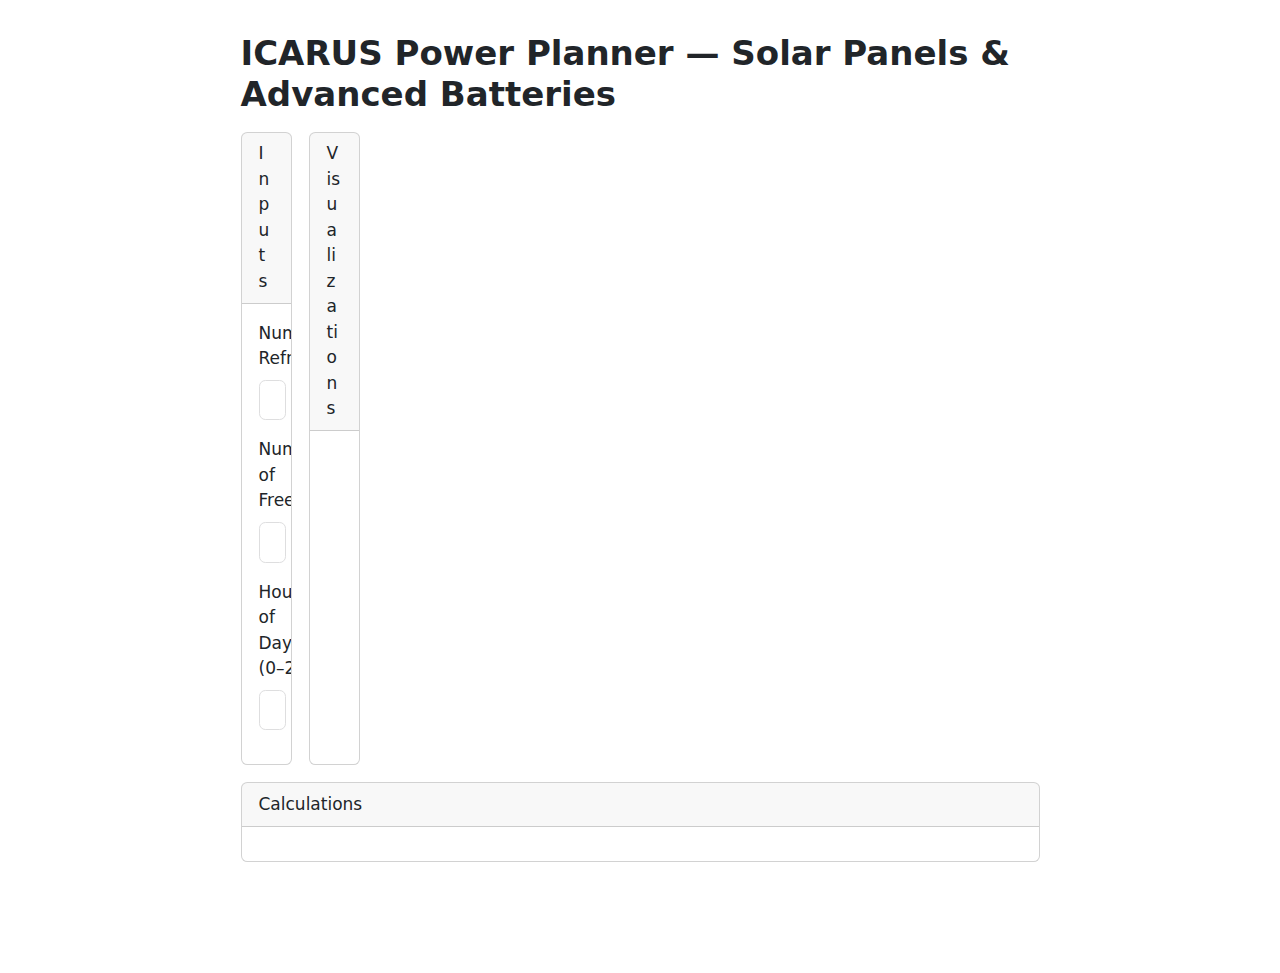
<file: advancedcalc.html>
<!DOCTYPE html>
<html xmlns="http://www.w3.org/1999/xhtml" lang="en" xml:lang="en"><head>

<meta charset="utf-8">
<meta name="generator" content="quarto-1.6.42">

<meta name="viewport" content="width=device-width, initial-scale=1.0, user-scalable=yes">


<title>ICARUS Power Planner — Solar Panels &amp; Advanced Batteries</title>
<style>
code{white-space: pre-wrap;}
span.smallcaps{font-variant: small-caps;}
div.columns{display: flex; gap: min(4vw, 1.5em);}
div.column{flex: auto; overflow-x: auto;}
div.hanging-indent{margin-left: 1.5em; text-indent: -1.5em;}
ul.task-list{list-style: none;}
ul.task-list li input[type="checkbox"] {
  width: 0.8em;
  margin: 0 0.8em 0.2em -1em; /* quarto-specific, see https://github.com/quarto-dev/quarto-cli/issues/4556 */ 
  vertical-align: middle;
}
</style>


<script src="advancedcalc_files/libs/clipboard/clipboard.min.js"></script>
<script src="advancedcalc_files/libs/quarto-html/quarto.js"></script>
<script src="advancedcalc_files/libs/quarto-html/popper.min.js"></script>
<script src="advancedcalc_files/libs/quarto-html/tippy.umd.min.js"></script>
<script src="advancedcalc_files/libs/quarto-html/anchor.min.js"></script>
<link href="advancedcalc_files/libs/quarto-html/tippy.css" rel="stylesheet">
<link href="advancedcalc_files/libs/quarto-html/quarto-syntax-highlighting-2f5df379a58b258e96c21c0638c20c03.css" rel="stylesheet" id="quarto-text-highlighting-styles">
<script src="advancedcalc_files/libs/bootstrap/bootstrap.min.js"></script>
<link href="advancedcalc_files/libs/bootstrap/bootstrap-icons.css" rel="stylesheet">
<link href="advancedcalc_files/libs/bootstrap/bootstrap-1bc8a17f135ab3d594c857e9f48e611b.min.css" rel="stylesheet" append-hash="true" id="quarto-bootstrap" data-mode="light">


</head>

<body class="bslib-page-fill bslib-gap-spacing bslib-flow-mobile html-fill-container fullcontent">

<div id="quarto-content" class="page-columns page-rows-contents page-layout-article">

<main class="content" id="quarto-document-content">

<header id="title-block-header" class="quarto-title-block default">
<div class="quarto-title">
<h1 class="title">ICARUS Power Planner — Solar Panels &amp; Advanced Batteries</h1>
</div>



<div class="quarto-title-meta">

    
  
    
  </div>
  


</header>


<div class="cell">
<div class="cell-output-display">

<bslib-layout-columns class="bslib-grid grid bslib-mb-spacing html-fill-item" col-widths-sm="4,8" data-require-bs-caller="layout_columns()" data-require-bs-version="5">
<div class="bslib-grid-item bslib-gap-spacing html-fill-container">
<div class="card bslib-card bslib-mb-spacing html-fill-item html-fill-container" data-bslib-card-init="" data-require-bs-caller="card()" data-require-bs-version="5">
<div class="card-header">Inputs</div>
<div class="card-body bslib-gap-spacing html-fill-item html-fill-container" style="margin-top:auto;margin-bottom:auto;flex:1 1 auto;">
<div class="form-group shiny-input-container">
<label class="control-label" id="n_fridge-label" for="n_fridge">Number of Refrigerators</label>
<input id="n_fridge" type="number" class="shiny-input-number form-control" value="2" min="0" step="1">
</div>
<div class="form-group shiny-input-container">
<label class="control-label" id="n_freezer-label" for="n_freezer">Number of Freezers</label>
<input id="n_freezer" type="number" class="shiny-input-number form-control" value="10" min="0" step="1">
</div>
<div class="form-group shiny-input-container">
<label class="control-label" id="daylight-label" for="daylight">Hours of Daylight (0–24)</label>
<input id="daylight" type="number" class="shiny-input-number form-control" value="11" min="1" max="23" step="0.5">
</div>
<span class="help-block"></span>
</div>
<script data-bslib-card-init="">bslib.Card.initializeAllCards();</script>
</div>
</div>
<div class="bslib-grid-item bslib-gap-spacing html-fill-container">
<div class="card bslib-card bslib-mb-spacing html-fill-item html-fill-container" data-bslib-card-init="" data-require-bs-caller="card()" data-require-bs-version="5">
<div class="card-header">Visualizations</div>
<script data-bslib-card-init="">bslib.Card.initializeAllCards();</script>
</div>
</div>
</bslib-layout-columns>
<div class="card bslib-card bslib-mb-spacing html-fill-item html-fill-container" data-bslib-card-init="" data-require-bs-caller="card()" data-require-bs-version="5">
<div class="card-header">Calculations</div>
<div class="card-body bslib-gap-spacing html-fill-item html-fill-container" style="margin-top:auto;margin-bottom:auto;flex:1 1 auto;">
<pre class="shiny-text-output noplaceholder" id="calc_steps"></pre>
</div>
<script data-bslib-card-init="">bslib.Card.initializeAllCards();</script>
</div>

</div>
</div>
<p>
<script type="application/shiny-prerendered" data-context="server-start">
library(shiny)
library(bslib)
library(ggplot2)
library(readr)

options("scipen"=10) 

# ---------------- Constants (ICARUS) ----------------
FRIDGE_P   <- 500      # J/s per refrigerator
FREEZER_P  <- 2500     # J/s per freezer
PANEL_P    <- 6000     # J/s per solar panel
BAT_CAP    <- 6000000  # J per advanced battery rack
BAT_RATE   <- 10000    # J/s per advanced battery rack

# Time mapping: 24 in-game hours = 70 real minutes
IG_24H_MIN <- 70
IG_24H_SEC <- 70 * 60
SEC_PER_IG_HR <- IG_24H_SEC / 24

calc_requirements <- function(n_fridge, n_freezer, daylight_hours) {
  # clamp daylight to (0,24) to avoid divide-by-zero
  dh <- max(0.01, min(23.99, daylight_hours))

  # total continuous load
  P <- n_fridge * FRIDGE_P + n_freezer * FREEZER_P

  # durations (real seconds)
  day_s   <- dh * SEC_PER_IG_HR
  night_s <- (24 - dh) * SEC_PER_IG_HR

  # Solar: must satisfy instantaneous AND energy balance over 24h
  panels_instant <- ceiling(P / PANEL_P)
  panels_energy  <- ceiling(P * 24 / (PANEL_P * dh))
  panels_needed  <- max(panels_instant, panels_energy)

  print(P)
  print(PANEL_P)
  print(panels_energy)
  print(panels_needed)
  print(n_fridge)
  print(n_freezer)
  
  # Batteries: capacity for night + discharge rate at night load
  night_energy       <- P * night_s
  bat_capacity_need  <- ceiling(night_energy / BAT_CAP)
  bat_rate_need      <- ceiling(P / BAT_RATE)
  batteries_needed   <- max(bat_capacity_need, bat_rate_need)

  list(
    P = P,
    day_s = day_s,
    night_s = night_s,
    night_energy = night_energy,
    panels_instant = panels_instant,
    panels_energy = panels_energy,
    panels_needed = panels_needed,
    bat_capacity_needed = bat_capacity_need,
    bat_rate_needed = bat_rate_need,
    batteries_needed = batteries_needed,
    daylight = dh
  )
}
</script>
 
<script type="application/shiny-prerendered" data-context="server">
tab <- "   "

# Parse user text inputs -> numeric (with basic clamping)
vals <- reactive({
  list(
    n_fridge = input$n_fridge,
    n_freezer = input$n_freezer,
    daylight = input$daylight
  )
})

# Run the calculations to get the values
req_reactive <- reactive({
    v <- vals()
    calc_requirements(v$n_fridge, v$n_freezer, v$daylight)
})

# Display the calculation steps
output$calc_steps <- renderText({

  v <- vals()
  r <- req_reactive()
  
  paste0(
  "Assumptions:\n",
  tab, "Refrigerators:    ", FRIDGE_P, " J/s draw\n",
  tab, "Freezers:         ", FREEZER_P, " J/s draw\n", 
  tab, "Solar panels:     ", PANEL_P, " J/s generation\n",
  tab, "Battery:          ", BAT_CAP, " J capacity\n",
  tab, "Battery:          ", BAT_RATE, " J/s discharge\n",
  tab, "24h cycle length: ", IG_24H_MIN, " real minutes",
  "\n",
  "Given inputs:\n",
  tab, "Refrigerators:    ", v$n_fridge, "\n",
  tab, "Freezers:         ", v$n_freezer, "\n",
  tab, "Daylight:         ", v$daylight, " in-game hours (",
  round(input$daylight * SEC_PER_IG_HR, 0),  " real seconds)\n",
  "\n",
  "1) Load P (J/s):\n",
  tab, "P = ", FRIDGE_P, " * fridges + ", FREEZER_P, " * freezers\n",
  tab, r$P, " J/s", " = ", round(FRIDGE_P * v$n_fridge, 0), " + ", round(FREEZER_P, 0) * v$n_freezer, "\n",
  "\n",
  "2) Time mapping:\n",
  tab, "Real seconds per in-game hour = day_cycle_length (", IG_24H_MIN, " min) * 60 seconds / 24 hours ≈ ", round(SEC_PER_IG_HR, 0), "s\n",
  tab, "Real seconds per in-game day  = daylight_hours * ", round(SEC_PER_IG_HR, 0), " = ", round(r$day_s, 0), " s\n",
  tab, "Real seconds per in-game night = nightime_hours = (24 - daylight_hours) * ", round(SEC_PER_IG_HR, 0), " = ", round(r$night_s, 0), " s\n",
  "\n",
  "3) Solar panels needed:\n",
  tab, "Daytime power need: ceiling(P / 6000) = ", r$panels_instant, "\n",
  tab, "Energy balance over 24h:\n",
  tab, tab, "Need: num_panels * panel_power * day_s ≥ P * (day_s + night_s) = P * 24 * SEC_PER_IG_HR\n",
  tab, tab, "Rearranged: P * 24 / (panel_power * day_s) = ", r$panels_energy, "\n",
  tab, "Panels needed = max(daytime_use, full_day_use) = ", r$panels_needed, "\n",
  "\n",
  "4) Batteries (advanced racks):\n",
  tab, "Night energy = P * night_s = ", format(round(r$night_energy), big.mark=","), " J\n",
  tab, "Capacity: ceiling of(night_energy / 6,000,000) = ", r$bat_capacity_needed, "\n",
  tab, "Discharge: ceiling of(P / 10,000) = ", r$bat_rate_needed, "\n",
  tab, "Batteries needed = max(capacity, discharge) = ", r$batteries_needed, "\n")
})
</script>
 
<script type="application/shiny-prerendered" data-context="server-extras">
ojs_define <- function(..., .session = shiny::getDefaultReactiveDomain()) {
  quos <- rlang::enquos(...)
  vars <- rlang::list2(...)
  nm <- names(vars)
  if (is.null(nm)) {
    nm <- rep_len("", length(vars))
  }
  mapply(function(q, nm, val) {
    # Infer name, if possible
    if (nm == "") {
      tryCatch({
        nm <- rlang::as_name(q)
      }, error = function(e) {
        code <- paste(collapse = "\n", deparse(rlang::f_rhs(q)))
        stop("ojs_define() could not create a name for the argument: ", code)
      })
    }
    .session$output[[nm]] <- val
    outputOptions(.session$output, nm, suspendWhenHidden = FALSE)
    .session$sendCustomMessage("ojs-export", list(name = nm))
    NULL
  }, quos, nm, vars, SIMPLIFY = FALSE, USE.NAMES = FALSE)
  invisible()
}
</script>
</p>
<!--html_preserve-->
<script type="application/shiny-prerendered" data-context="dependencies">
{"type":"list","attributes":{},"value":[{"type":"list","attributes":{"names":{"type":"character","attributes":{},"value":["name","version","src","meta","script","stylesheet","head","attachment","all_files","package","pkgVersion"]},"class":{"type":"character","attributes":{},"value":["html_dependency"]}},"value":[{"type":"character","attributes":{},"value":["jquery"]},{"type":"character","attributes":{},"value":["3.6.0"]},{"type":"list","attributes":{"names":{"type":"character","attributes":{},"value":["file"]}},"value":[{"type":"character","attributes":{},"value":["lib/3.6.0"]}]},{"type":"NULL"},{"type":"character","attributes":{},"value":["jquery-3.6.0.min.js"]},{"type":"NULL"},{"type":"NULL"},{"type":"NULL"},{"type":"logical","attributes":{},"value":[true]},{"type":"character","attributes":{},"value":["jquerylib"]},{"type":"character","attributes":{},"value":["0.1.4"]}]},{"type":"list","attributes":{"names":{"type":"character","attributes":{},"value":["name","version","src","meta","script","stylesheet","head","attachment","package","all_files"]},"class":{"type":"character","attributes":{},"value":["html_dependency"]}},"value":[{"type":"character","attributes":{},"value":["bootstrap"]},{"type":"character","attributes":{},"value":["5.3.1"]},{"type":"list","attributes":{"names":{"type":"character","attributes":{},"value":["href"]}},"value":[{"type":"character","attributes":{},"value":["advancedcalc_files/libs/bootstrap-5.3.1"]}]},{"type":"list","attributes":{"names":{"type":"character","attributes":{},"value":["viewport"]}},"value":[{"type":"character","attributes":{},"value":["width=device-width, initial-scale=1, shrink-to-fit=no"]}]},{"type":"character","attributes":{},"value":["bootstrap.bundle.min.js"]},{"type":"character","attributes":{},"value":["bootstrap.min.css"]},{"type":"NULL"},{"type":"NULL"},{"type":"NULL"},{"type":"logical","attributes":{},"value":[true]}]},{"type":"list","attributes":{"names":{"type":"character","attributes":{},"value":["name","version","src","meta","script","stylesheet","head","attachment","all_files","package","pkgVersion"]},"class":{"type":"character","attributes":{},"value":["html_dependency"]}},"value":[{"type":"character","attributes":{},"value":["bs3compat"]},{"type":"character","attributes":{},"value":["0.9.0"]},{"type":"list","attributes":{"names":{"type":"character","attributes":{},"value":["file"]}},"value":[{"type":"character","attributes":{},"value":["bs3compat/js"]}]},{"type":"NULL"},{"type":"character","attributes":{},"value":["transition.js","tabs.js","bs3compat.js"]},{"type":"NULL"},{"type":"NULL"},{"type":"NULL"},{"type":"logical","attributes":{},"value":[true]},{"type":"character","attributes":{},"value":["bslib"]},{"type":"character","attributes":{},"value":["0.9.0"]}]},{"type":"list","attributes":{"names":{"type":"character","attributes":{},"value":["name","version","src","meta","script","stylesheet","head","attachment","package","all_files","pkgVersion"]},"class":{"type":"character","attributes":{},"value":["html_dependency"]}},"value":[{"type":"character","attributes":{},"value":["htmltools-fill"]},{"type":"character","attributes":{},"value":["0.5.8.1"]},{"type":"list","attributes":{"names":{"type":"character","attributes":{},"value":["file"]}},"value":[{"type":"character","attributes":{},"value":["fill"]}]},{"type":"NULL"},{"type":"NULL"},{"type":"character","attributes":{},"value":["fill.css"]},{"type":"NULL"},{"type":"NULL"},{"type":"character","attributes":{},"value":["htmltools"]},{"type":"logical","attributes":{},"value":[true]},{"type":"character","attributes":{},"value":["0.5.8.1"]}]},{"type":"list","attributes":{"names":{"type":"character","attributes":{},"value":["name","version","src","meta","script","stylesheet","head","attachment","package","all_files","pkgVersion"]},"class":{"type":"character","attributes":{},"value":["html_dependency"]}},"value":[{"type":"character","attributes":{},"value":["bslib-component-js"]},{"type":"character","attributes":{},"value":["0.9.0"]},{"type":"list","attributes":{"names":{"type":"character","attributes":{},"value":["file"]}},"value":[{"type":"character","attributes":{},"value":["components/dist"]}]},{"type":"NULL"},{"type":"list","attributes":{},"value":[{"type":"list","attributes":{"names":{"type":"character","attributes":{},"value":["src"]}},"value":[{"type":"character","attributes":{},"value":["components.min.js"]}]},{"type":"list","attributes":{"names":{"type":"character","attributes":{},"value":["src","type"]}},"value":[{"type":"character","attributes":{},"value":["web-components.min.js"]},{"type":"character","attributes":{},"value":["module"]}]}]},{"type":"NULL"},{"type":"NULL"},{"type":"NULL"},{"type":"character","attributes":{},"value":["bslib"]},{"type":"logical","attributes":{},"value":[true]},{"type":"character","attributes":{},"value":["0.9.0"]}]},{"type":"list","attributes":{"names":{"type":"character","attributes":{},"value":["name","version","src","meta","script","stylesheet","head","attachment","package","all_files","pkgVersion"]},"class":{"type":"character","attributes":{},"value":["html_dependency"]}},"value":[{"type":"character","attributes":{},"value":["bslib-component-css"]},{"type":"character","attributes":{},"value":["0.9.0"]},{"type":"list","attributes":{"names":{"type":"character","attributes":{},"value":["file"]}},"value":[{"type":"character","attributes":{},"value":["components/dist"]}]},{"type":"NULL"},{"type":"NULL"},{"type":"character","attributes":{},"value":["components.css"]},{"type":"NULL"},{"type":"NULL"},{"type":"character","attributes":{},"value":["bslib"]},{"type":"logical","attributes":{},"value":[true]},{"type":"character","attributes":{},"value":["0.9.0"]}]},{"type":"list","attributes":{"names":{"type":"character","attributes":{},"value":["name","version","src","meta","script","stylesheet","head","attachment","package","all_files","pkgVersion"]},"class":{"type":"character","attributes":{},"value":["html_dependency"]}},"value":[{"type":"character","attributes":{},"value":["bslib-tag-require"]},{"type":"character","attributes":{},"value":["0.9.0"]},{"type":"list","attributes":{"names":{"type":"character","attributes":{},"value":["file"]}},"value":[{"type":"character","attributes":{},"value":["components"]}]},{"type":"NULL"},{"type":"character","attributes":{},"value":["tag-require.js"]},{"type":"NULL"},{"type":"NULL"},{"type":"NULL"},{"type":"character","attributes":{},"value":["bslib"]},{"type":"logical","attributes":{},"value":[true]},{"type":"character","attributes":{},"value":["0.9.0"]}]}]}
</script>
<!--/html_preserve-->
<!--html_preserve-->
<script type="application/shiny-prerendered" data-context="execution_dependencies">
{"type":"list","attributes":{"names":{"type":"character","attributes":{},"value":["packages"]}},"value":[{"type":"list","attributes":{"names":{"type":"character","attributes":{},"value":["packages","version"]},"class":{"type":"character","attributes":{},"value":["data.frame"]},"row.names":{"type":"integer","attributes":{},"value":[1,2,3,4,5,6,7,8,9,10,11,12,13,14,15,16,17,18,19,20,21,22,23,24,25,26,27,28,29,30,31,32,33,34,35,36,37,38,39,40,41,42,43,44,45,46,47,48,49,50,51,52,53,54,55,56]}},"value":[{"type":"character","attributes":{},"value":["base","bslib","cachem","cli","colorspace","compiler","datasets","digest","dplyr","evaluate","fastmap","fs","generics","ggplot2","glue","graphics","grDevices","grid","gtable","hms","htmltools","htmlwidgets","httpuv","jquerylib","jsonlite","knitr","later","lifecycle","magrittr","memoise","methods","mime","munsell","pillar","pkgconfig","promises","R6","Rcpp","readr","rlang","rmarkdown","rstudioapi","sass","scales","shiny","stats","tibble","tidyselect","tools","tzdb","utils","vctrs","withr","xfun","xtable","yaml"]},{"type":"character","attributes":{},"value":["4.4.2","0.9.0","1.1.0","3.6.4","2.1-1","4.4.2","4.4.2","0.6.37","1.1.4","1.0.3","1.2.0","1.6.5","0.1.3","3.5.1","1.8.0","4.4.2","4.4.2","4.4.2","0.3.6","1.1.3","0.5.8.1","1.6.4","1.6.15","0.1.4","1.9.0","1.49","1.4.1","1.0.4","2.0.3","2.0.1","4.4.2","0.12","0.5.1","1.10.1","2.0.3","1.3.2","2.6.1","1.0.14","2.1.5","1.1.5","2.29","0.17.1","0.4.9","1.3.0","1.10.0","4.4.2","3.2.1","1.2.1","4.4.2","0.4.0","4.4.2","0.6.5","3.0.2","0.51","1.8-4","2.3.10"]}]}]}
</script>
<!--/html_preserve-->

</main>
<!-- /main column -->
<script id="quarto-html-after-body" type="application/javascript">
window.document.addEventListener("DOMContentLoaded", function (event) {
  const toggleBodyColorMode = (bsSheetEl) => {
    const mode = bsSheetEl.getAttribute("data-mode");
    const bodyEl = window.document.querySelector("body");
    if (mode === "dark") {
      bodyEl.classList.add("quarto-dark");
      bodyEl.classList.remove("quarto-light");
    } else {
      bodyEl.classList.add("quarto-light");
      bodyEl.classList.remove("quarto-dark");
    }
  }
  const toggleBodyColorPrimary = () => {
    const bsSheetEl = window.document.querySelector("link#quarto-bootstrap");
    if (bsSheetEl) {
      toggleBodyColorMode(bsSheetEl);
    }
  }
  toggleBodyColorPrimary();  
  const icon = "";
  const anchorJS = new window.AnchorJS();
  anchorJS.options = {
    placement: 'right',
    icon: icon
  };
  anchorJS.add('.anchored');
  const isCodeAnnotation = (el) => {
    for (const clz of el.classList) {
      if (clz.startsWith('code-annotation-')) {                     
        return true;
      }
    }
    return false;
  }
  const onCopySuccess = function(e) {
    // button target
    const button = e.trigger;
    // don't keep focus
    button.blur();
    // flash "checked"
    button.classList.add('code-copy-button-checked');
    var currentTitle = button.getAttribute("title");
    button.setAttribute("title", "Copied!");
    let tooltip;
    if (window.bootstrap) {
      button.setAttribute("data-bs-toggle", "tooltip");
      button.setAttribute("data-bs-placement", "left");
      button.setAttribute("data-bs-title", "Copied!");
      tooltip = new bootstrap.Tooltip(button, 
        { trigger: "manual", 
          customClass: "code-copy-button-tooltip",
          offset: [0, -8]});
      tooltip.show();    
    }
    setTimeout(function() {
      if (tooltip) {
        tooltip.hide();
        button.removeAttribute("data-bs-title");
        button.removeAttribute("data-bs-toggle");
        button.removeAttribute("data-bs-placement");
      }
      button.setAttribute("title", currentTitle);
      button.classList.remove('code-copy-button-checked');
    }, 1000);
    // clear code selection
    e.clearSelection();
  }
  const getTextToCopy = function(trigger) {
      const codeEl = trigger.previousElementSibling.cloneNode(true);
      for (const childEl of codeEl.children) {
        if (isCodeAnnotation(childEl)) {
          childEl.remove();
        }
      }
      return codeEl.innerText;
  }
  const clipboard = new window.ClipboardJS('.code-copy-button:not([data-in-quarto-modal])', {
    text: getTextToCopy
  });
  clipboard.on('success', onCopySuccess);
  if (window.document.getElementById('quarto-embedded-source-code-modal')) {
    const clipboardModal = new window.ClipboardJS('.code-copy-button[data-in-quarto-modal]', {
      text: getTextToCopy,
      container: window.document.getElementById('quarto-embedded-source-code-modal')
    });
    clipboardModal.on('success', onCopySuccess);
  }
    var localhostRegex = new RegExp(/^(?:http|https):\/\/localhost\:?[0-9]*\//);
    var mailtoRegex = new RegExp(/^mailto:/);
      var filterRegex = new RegExp('/' + window.location.host + '/');
    var isInternal = (href) => {
        return filterRegex.test(href) || localhostRegex.test(href) || mailtoRegex.test(href);
    }
    // Inspect non-navigation links and adorn them if external
 	var links = window.document.querySelectorAll('a[href]:not(.nav-link):not(.navbar-brand):not(.toc-action):not(.sidebar-link):not(.sidebar-item-toggle):not(.pagination-link):not(.no-external):not([aria-hidden]):not(.dropdown-item):not(.quarto-navigation-tool):not(.about-link)');
    for (var i=0; i<links.length; i++) {
      const link = links[i];
      if (!isInternal(link.href)) {
        // undo the damage that might have been done by quarto-nav.js in the case of
        // links that we want to consider external
        if (link.dataset.originalHref !== undefined) {
          link.href = link.dataset.originalHref;
        }
      }
    }
  function tippyHover(el, contentFn, onTriggerFn, onUntriggerFn) {
    const config = {
      allowHTML: true,
      maxWidth: 500,
      delay: 100,
      arrow: false,
      appendTo: function(el) {
          return el.parentElement;
      },
      interactive: true,
      interactiveBorder: 10,
      theme: 'quarto',
      placement: 'bottom-start',
    };
    if (contentFn) {
      config.content = contentFn;
    }
    if (onTriggerFn) {
      config.onTrigger = onTriggerFn;
    }
    if (onUntriggerFn) {
      config.onUntrigger = onUntriggerFn;
    }
    window.tippy(el, config); 
  }
  const noterefs = window.document.querySelectorAll('a[role="doc-noteref"]');
  for (var i=0; i<noterefs.length; i++) {
    const ref = noterefs[i];
    tippyHover(ref, function() {
      // use id or data attribute instead here
      let href = ref.getAttribute('data-footnote-href') || ref.getAttribute('href');
      try { href = new URL(href).hash; } catch {}
      const id = href.replace(/^#\/?/, "");
      const note = window.document.getElementById(id);
      if (note) {
        return note.innerHTML;
      } else {
        return "";
      }
    });
  }
  const xrefs = window.document.querySelectorAll('a.quarto-xref');
  const processXRef = (id, note) => {
    // Strip column container classes
    const stripColumnClz = (el) => {
      el.classList.remove("page-full", "page-columns");
      if (el.children) {
        for (const child of el.children) {
          stripColumnClz(child);
        }
      }
    }
    stripColumnClz(note)
    if (id === null || id.startsWith('sec-')) {
      // Special case sections, only their first couple elements
      const container = document.createElement("div");
      if (note.children && note.children.length > 2) {
        container.appendChild(note.children[0].cloneNode(true));
        for (let i = 1; i < note.children.length; i++) {
          const child = note.children[i];
          if (child.tagName === "P" && child.innerText === "") {
            continue;
          } else {
            container.appendChild(child.cloneNode(true));
            break;
          }
        }
        if (window.Quarto?.typesetMath) {
          window.Quarto.typesetMath(container);
        }
        return container.innerHTML
      } else {
        if (window.Quarto?.typesetMath) {
          window.Quarto.typesetMath(note);
        }
        return note.innerHTML;
      }
    } else {
      // Remove any anchor links if they are present
      const anchorLink = note.querySelector('a.anchorjs-link');
      if (anchorLink) {
        anchorLink.remove();
      }
      if (window.Quarto?.typesetMath) {
        window.Quarto.typesetMath(note);
      }
      if (note.classList.contains("callout")) {
        return note.outerHTML;
      } else {
        return note.innerHTML;
      }
    }
  }
  for (var i=0; i<xrefs.length; i++) {
    const xref = xrefs[i];
    tippyHover(xref, undefined, function(instance) {
      instance.disable();
      let url = xref.getAttribute('href');
      let hash = undefined; 
      if (url.startsWith('#')) {
        hash = url;
      } else {
        try { hash = new URL(url).hash; } catch {}
      }
      if (hash) {
        const id = hash.replace(/^#\/?/, "");
        const note = window.document.getElementById(id);
        if (note !== null) {
          try {
            const html = processXRef(id, note.cloneNode(true));
            instance.setContent(html);
          } finally {
            instance.enable();
            instance.show();
          }
        } else {
          // See if we can fetch this
          fetch(url.split('#')[0])
          .then(res => res.text())
          .then(html => {
            const parser = new DOMParser();
            const htmlDoc = parser.parseFromString(html, "text/html");
            const note = htmlDoc.getElementById(id);
            if (note !== null) {
              const html = processXRef(id, note);
              instance.setContent(html);
            } 
          }).finally(() => {
            instance.enable();
            instance.show();
          });
        }
      } else {
        // See if we can fetch a full url (with no hash to target)
        // This is a special case and we should probably do some content thinning / targeting
        fetch(url)
        .then(res => res.text())
        .then(html => {
          const parser = new DOMParser();
          const htmlDoc = parser.parseFromString(html, "text/html");
          const note = htmlDoc.querySelector('main.content');
          if (note !== null) {
            // This should only happen for chapter cross references
            // (since there is no id in the URL)
            // remove the first header
            if (note.children.length > 0 && note.children[0].tagName === "HEADER") {
              note.children[0].remove();
            }
            const html = processXRef(null, note);
            instance.setContent(html);
          } 
        }).finally(() => {
          instance.enable();
          instance.show();
        });
      }
    }, function(instance) {
    });
  }
      let selectedAnnoteEl;
      const selectorForAnnotation = ( cell, annotation) => {
        let cellAttr = 'data-code-cell="' + cell + '"';
        let lineAttr = 'data-code-annotation="' +  annotation + '"';
        const selector = 'span[' + cellAttr + '][' + lineAttr + ']';
        return selector;
      }
      const selectCodeLines = (annoteEl) => {
        const doc = window.document;
        const targetCell = annoteEl.getAttribute("data-target-cell");
        const targetAnnotation = annoteEl.getAttribute("data-target-annotation");
        const annoteSpan = window.document.querySelector(selectorForAnnotation(targetCell, targetAnnotation));
        const lines = annoteSpan.getAttribute("data-code-lines").split(",");
        const lineIds = lines.map((line) => {
          return targetCell + "-" + line;
        })
        let top = null;
        let height = null;
        let parent = null;
        if (lineIds.length > 0) {
            //compute the position of the single el (top and bottom and make a div)
            const el = window.document.getElementById(lineIds[0]);
            top = el.offsetTop;
            height = el.offsetHeight;
            parent = el.parentElement.parentElement;
          if (lineIds.length > 1) {
            const lastEl = window.document.getElementById(lineIds[lineIds.length - 1]);
            const bottom = lastEl.offsetTop + lastEl.offsetHeight;
            height = bottom - top;
          }
          if (top !== null && height !== null && parent !== null) {
            // cook up a div (if necessary) and position it 
            let div = window.document.getElementById("code-annotation-line-highlight");
            if (div === null) {
              div = window.document.createElement("div");
              div.setAttribute("id", "code-annotation-line-highlight");
              div.style.position = 'absolute';
              parent.appendChild(div);
            }
            div.style.top = top - 2 + "px";
            div.style.height = height + 4 + "px";
            div.style.left = 0;
            let gutterDiv = window.document.getElementById("code-annotation-line-highlight-gutter");
            if (gutterDiv === null) {
              gutterDiv = window.document.createElement("div");
              gutterDiv.setAttribute("id", "code-annotation-line-highlight-gutter");
              gutterDiv.style.position = 'absolute';
              const codeCell = window.document.getElementById(targetCell);
              const gutter = codeCell.querySelector('.code-annotation-gutter');
              gutter.appendChild(gutterDiv);
            }
            gutterDiv.style.top = top - 2 + "px";
            gutterDiv.style.height = height + 4 + "px";
          }
          selectedAnnoteEl = annoteEl;
        }
      };
      const unselectCodeLines = () => {
        const elementsIds = ["code-annotation-line-highlight", "code-annotation-line-highlight-gutter"];
        elementsIds.forEach((elId) => {
          const div = window.document.getElementById(elId);
          if (div) {
            div.remove();
          }
        });
        selectedAnnoteEl = undefined;
      };
        // Handle positioning of the toggle
    window.addEventListener(
      "resize",
      throttle(() => {
        elRect = undefined;
        if (selectedAnnoteEl) {
          selectCodeLines(selectedAnnoteEl);
        }
      }, 10)
    );
    function throttle(fn, ms) {
    let throttle = false;
    let timer;
      return (...args) => {
        if(!throttle) { // first call gets through
            fn.apply(this, args);
            throttle = true;
        } else { // all the others get throttled
            if(timer) clearTimeout(timer); // cancel #2
            timer = setTimeout(() => {
              fn.apply(this, args);
              timer = throttle = false;
            }, ms);
        }
      };
    }
      // Attach click handler to the DT
      const annoteDls = window.document.querySelectorAll('dt[data-target-cell]');
      for (const annoteDlNode of annoteDls) {
        annoteDlNode.addEventListener('click', (event) => {
          const clickedEl = event.target;
          if (clickedEl !== selectedAnnoteEl) {
            unselectCodeLines();
            const activeEl = window.document.querySelector('dt[data-target-cell].code-annotation-active');
            if (activeEl) {
              activeEl.classList.remove('code-annotation-active');
            }
            selectCodeLines(clickedEl);
            clickedEl.classList.add('code-annotation-active');
          } else {
            // Unselect the line
            unselectCodeLines();
            clickedEl.classList.remove('code-annotation-active');
          }
        });
      }
  const findCites = (el) => {
    const parentEl = el.parentElement;
    if (parentEl) {
      const cites = parentEl.dataset.cites;
      if (cites) {
        return {
          el,
          cites: cites.split(' ')
        };
      } else {
        return findCites(el.parentElement)
      }
    } else {
      return undefined;
    }
  };
  var bibliorefs = window.document.querySelectorAll('a[role="doc-biblioref"]');
  for (var i=0; i<bibliorefs.length; i++) {
    const ref = bibliorefs[i];
    const citeInfo = findCites(ref);
    if (citeInfo) {
      tippyHover(citeInfo.el, function() {
        var popup = window.document.createElement('div');
        citeInfo.cites.forEach(function(cite) {
          var citeDiv = window.document.createElement('div');
          citeDiv.classList.add('hanging-indent');
          citeDiv.classList.add('csl-entry');
          var biblioDiv = window.document.getElementById('ref-' + cite);
          if (biblioDiv) {
            citeDiv.innerHTML = biblioDiv.innerHTML;
          }
          popup.appendChild(citeDiv);
        });
        return popup.innerHTML;
      });
    }
  }
});
</script>
</div> <!-- /content -->




</body></html>
</file>
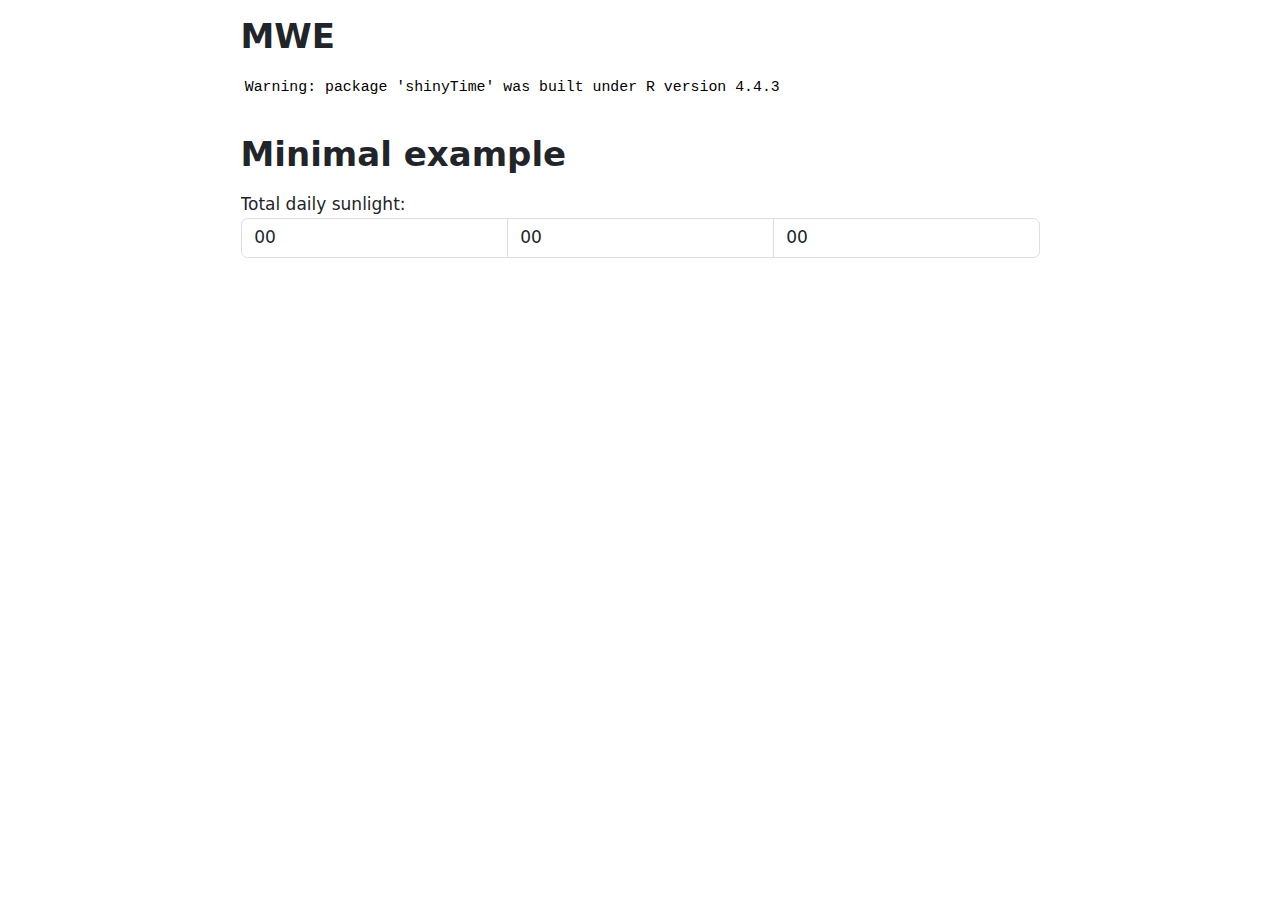
<file: test.html>
<!DOCTYPE html>
<html xmlns="http://www.w3.org/1999/xhtml" lang="en" xml:lang="en"><head>

<meta charset="utf-8">
<meta name="generator" content="quarto-1.6.42">

<meta name="viewport" content="width=device-width, initial-scale=1.0, user-scalable=yes">


<title>MWE</title>
<style>
code{white-space: pre-wrap;}
span.smallcaps{font-variant: small-caps;}
div.columns{display: flex; gap: min(4vw, 1.5em);}
div.column{flex: auto; overflow-x: auto;}
div.hanging-indent{margin-left: 1.5em; text-indent: -1.5em;}
ul.task-list{list-style: none;}
ul.task-list li input[type="checkbox"] {
  width: 0.8em;
  margin: 0 0.8em 0.2em -1em; /* quarto-specific, see https://github.com/quarto-dev/quarto-cli/issues/4556 */ 
  vertical-align: middle;
}
</style>


<script src="test_files/libs/clipboard/clipboard.min.js"></script>
<script src="test_files/libs/quarto-html/quarto.js"></script>
<script src="test_files/libs/quarto-html/popper.min.js"></script>
<script src="test_files/libs/quarto-html/tippy.umd.min.js"></script>
<script src="test_files/libs/quarto-html/anchor.min.js"></script>
<link href="test_files/libs/quarto-html/tippy.css" rel="stylesheet">
<link href="test_files/libs/quarto-html/quarto-syntax-highlighting-2f5df379a58b258e96c21c0638c20c03.css" rel="stylesheet" id="quarto-text-highlighting-styles">
<script src="test_files/libs/bootstrap/bootstrap.min.js"></script>
<link href="test_files/libs/bootstrap/bootstrap-icons.css" rel="stylesheet">
<link href="test_files/libs/bootstrap/bootstrap-1bc8a17f135ab3d594c857e9f48e611b.min.css" rel="stylesheet" append-hash="true" id="quarto-bootstrap" data-mode="light">


</head>

<body class="fullcontent">

<div id="quarto-content" class="page-columns page-rows-contents page-layout-article">

<main class="content" id="quarto-document-content">

<header id="title-block-header" class="quarto-title-block default">
<div class="quarto-title">
<h1 class="title">MWE</h1>
</div>



<div class="quarto-title-meta">

    
  
    
  </div>
  


</header>


<div class="cell" data-context="setup">
<div class="cell-output cell-output-stderr">
<pre><code>Warning: package 'shinyTime' was built under R version 4.4.3</code></pre>
</div>
</div>
<section id="minimal-example" class="level1">
<h1>Minimal example</h1>
<div class="cell">
<div class="cell-output-display">
<!--SHINY.SINGLETON[44c1906ebe2f152d978bc87d5566d305a2d0bc4c]-->
<!--/SHINY.SINGLETON[44c1906ebe2f152d978bc87d5566d305a2d0bc4c]-->
<div id="total_time" class="my-shiny-time-input form-group shiny input-container">
<label for="total_time" class="control-label">Total daily sunlight: </label>
<div class="input-group">
<input type="number" min="0" max="23" step="1" value="00" style="width: 8ch" class="form-control shinytime-hours">
<input type="number" min="0" max="59" value="00" style="width: 8ch" class="form-control shinytime-mins">
<input type="number" min="0" max="59" step="1" value="00" style="width: 8ch" class="form-control shinytime-secs">
</div>
</div>
</div>
<div class="cell-output-display">
<div id="text1" class="shiny-text-output"></div>
</div>
</div>
<p>
<script type="application/shiny-prerendered" data-context="server-start">
library(shiny)
library(shinyTime)
</script>
 
<script type="application/shiny-prerendered" data-context="server">
library(shinyTime)

output$text1 <- renderText({
 strftime(input$total_time, "%T")
})
</script>
 
<script type="application/shiny-prerendered" data-context="server-extras">
ojs_define <- function(..., .session = shiny::getDefaultReactiveDomain()) {
  quos <- rlang::enquos(...)
  vars <- rlang::list2(...)
  nm <- names(vars)
  if (is.null(nm)) {
    nm <- rep_len("", length(vars))
  }
  mapply(function(q, nm, val) {
    # Infer name, if possible
    if (nm == "") {
      tryCatch({
        nm <- rlang::as_name(q)
      }, error = function(e) {
        code <- paste(collapse = "\n", deparse(rlang::f_rhs(q)))
        stop("ojs_define() could not create a name for the argument: ", code)
      })
    }
    .session$output[[nm]] <- val
    outputOptions(.session$output, nm, suspendWhenHidden = FALSE)
    .session$sendCustomMessage("ojs-export", list(name = nm))
    NULL
  }, quos, nm, vars, SIMPLIFY = FALSE, USE.NAMES = FALSE)
  invisible()
}
</script>
</p>
<!--html_preserve-->
<script type="application/shiny-prerendered" data-context="dependencies">
{"type":"list","attributes":{},"value":[]}
</script>
<!--/html_preserve-->
<!--html_preserve-->
<script type="application/shiny-prerendered" data-context="execution_dependencies">
{"type":"list","attributes":{"names":{"type":"character","attributes":{},"value":["packages"]}},"value":[{"type":"list","attributes":{"names":{"type":"character","attributes":{},"value":["packages","version"]},"class":{"type":"character","attributes":{},"value":["data.frame"]},"row.names":{"type":"integer","attributes":{},"value":[1,2,3,4,5,6,7,8,9,10,11,12,13,14,15,16,17,18,19,20,21,22,23,24,25,26,27,28,29,30,31,32,33]}},"value":[{"type":"character","attributes":{},"value":["base","cli","compiler","datasets","digest","evaluate","fastmap","graphics","grDevices","htmltools","htmlwidgets","httpuv","jsonlite","knitr","later","lifecycle","magrittr","methods","mime","promises","R6","Rcpp","rlang","rmarkdown","rstudioapi","shiny","shinyTime","stats","tools","utils","xfun","xtable","yaml"]},{"type":"character","attributes":{},"value":["4.4.2","3.6.4","4.4.2","4.4.2","0.6.37","1.0.3","1.2.0","4.4.2","4.4.2","0.5.8.1","1.6.4","1.6.15","1.9.0","1.49","1.4.1","1.0.4","2.0.3","4.4.2","0.12","1.3.2","2.6.1","1.0.14","1.1.5","2.29","0.17.1","1.10.0","1.0.3","4.4.2","4.4.2","4.4.2","0.51","1.8-4","2.3.10"]}]}]}
</script>
<!--/html_preserve-->
</section>

</main>
<!-- /main column -->
<script id="quarto-html-after-body" type="application/javascript">
window.document.addEventListener("DOMContentLoaded", function (event) {
  const toggleBodyColorMode = (bsSheetEl) => {
    const mode = bsSheetEl.getAttribute("data-mode");
    const bodyEl = window.document.querySelector("body");
    if (mode === "dark") {
      bodyEl.classList.add("quarto-dark");
      bodyEl.classList.remove("quarto-light");
    } else {
      bodyEl.classList.add("quarto-light");
      bodyEl.classList.remove("quarto-dark");
    }
  }
  const toggleBodyColorPrimary = () => {
    const bsSheetEl = window.document.querySelector("link#quarto-bootstrap");
    if (bsSheetEl) {
      toggleBodyColorMode(bsSheetEl);
    }
  }
  toggleBodyColorPrimary();  
  const icon = "";
  const anchorJS = new window.AnchorJS();
  anchorJS.options = {
    placement: 'right',
    icon: icon
  };
  anchorJS.add('.anchored');
  const isCodeAnnotation = (el) => {
    for (const clz of el.classList) {
      if (clz.startsWith('code-annotation-')) {                     
        return true;
      }
    }
    return false;
  }
  const onCopySuccess = function(e) {
    // button target
    const button = e.trigger;
    // don't keep focus
    button.blur();
    // flash "checked"
    button.classList.add('code-copy-button-checked');
    var currentTitle = button.getAttribute("title");
    button.setAttribute("title", "Copied!");
    let tooltip;
    if (window.bootstrap) {
      button.setAttribute("data-bs-toggle", "tooltip");
      button.setAttribute("data-bs-placement", "left");
      button.setAttribute("data-bs-title", "Copied!");
      tooltip = new bootstrap.Tooltip(button, 
        { trigger: "manual", 
          customClass: "code-copy-button-tooltip",
          offset: [0, -8]});
      tooltip.show();    
    }
    setTimeout(function() {
      if (tooltip) {
        tooltip.hide();
        button.removeAttribute("data-bs-title");
        button.removeAttribute("data-bs-toggle");
        button.removeAttribute("data-bs-placement");
      }
      button.setAttribute("title", currentTitle);
      button.classList.remove('code-copy-button-checked');
    }, 1000);
    // clear code selection
    e.clearSelection();
  }
  const getTextToCopy = function(trigger) {
      const codeEl = trigger.previousElementSibling.cloneNode(true);
      for (const childEl of codeEl.children) {
        if (isCodeAnnotation(childEl)) {
          childEl.remove();
        }
      }
      return codeEl.innerText;
  }
  const clipboard = new window.ClipboardJS('.code-copy-button:not([data-in-quarto-modal])', {
    text: getTextToCopy
  });
  clipboard.on('success', onCopySuccess);
  if (window.document.getElementById('quarto-embedded-source-code-modal')) {
    const clipboardModal = new window.ClipboardJS('.code-copy-button[data-in-quarto-modal]', {
      text: getTextToCopy,
      container: window.document.getElementById('quarto-embedded-source-code-modal')
    });
    clipboardModal.on('success', onCopySuccess);
  }
    var localhostRegex = new RegExp(/^(?:http|https):\/\/localhost\:?[0-9]*\//);
    var mailtoRegex = new RegExp(/^mailto:/);
      var filterRegex = new RegExp('/' + window.location.host + '/');
    var isInternal = (href) => {
        return filterRegex.test(href) || localhostRegex.test(href) || mailtoRegex.test(href);
    }
    // Inspect non-navigation links and adorn them if external
 	var links = window.document.querySelectorAll('a[href]:not(.nav-link):not(.navbar-brand):not(.toc-action):not(.sidebar-link):not(.sidebar-item-toggle):not(.pagination-link):not(.no-external):not([aria-hidden]):not(.dropdown-item):not(.quarto-navigation-tool):not(.about-link)');
    for (var i=0; i<links.length; i++) {
      const link = links[i];
      if (!isInternal(link.href)) {
        // undo the damage that might have been done by quarto-nav.js in the case of
        // links that we want to consider external
        if (link.dataset.originalHref !== undefined) {
          link.href = link.dataset.originalHref;
        }
      }
    }
  function tippyHover(el, contentFn, onTriggerFn, onUntriggerFn) {
    const config = {
      allowHTML: true,
      maxWidth: 500,
      delay: 100,
      arrow: false,
      appendTo: function(el) {
          return el.parentElement;
      },
      interactive: true,
      interactiveBorder: 10,
      theme: 'quarto',
      placement: 'bottom-start',
    };
    if (contentFn) {
      config.content = contentFn;
    }
    if (onTriggerFn) {
      config.onTrigger = onTriggerFn;
    }
    if (onUntriggerFn) {
      config.onUntrigger = onUntriggerFn;
    }
    window.tippy(el, config); 
  }
  const noterefs = window.document.querySelectorAll('a[role="doc-noteref"]');
  for (var i=0; i<noterefs.length; i++) {
    const ref = noterefs[i];
    tippyHover(ref, function() {
      // use id or data attribute instead here
      let href = ref.getAttribute('data-footnote-href') || ref.getAttribute('href');
      try { href = new URL(href).hash; } catch {}
      const id = href.replace(/^#\/?/, "");
      const note = window.document.getElementById(id);
      if (note) {
        return note.innerHTML;
      } else {
        return "";
      }
    });
  }
  const xrefs = window.document.querySelectorAll('a.quarto-xref');
  const processXRef = (id, note) => {
    // Strip column container classes
    const stripColumnClz = (el) => {
      el.classList.remove("page-full", "page-columns");
      if (el.children) {
        for (const child of el.children) {
          stripColumnClz(child);
        }
      }
    }
    stripColumnClz(note)
    if (id === null || id.startsWith('sec-')) {
      // Special case sections, only their first couple elements
      const container = document.createElement("div");
      if (note.children && note.children.length > 2) {
        container.appendChild(note.children[0].cloneNode(true));
        for (let i = 1; i < note.children.length; i++) {
          const child = note.children[i];
          if (child.tagName === "P" && child.innerText === "") {
            continue;
          } else {
            container.appendChild(child.cloneNode(true));
            break;
          }
        }
        if (window.Quarto?.typesetMath) {
          window.Quarto.typesetMath(container);
        }
        return container.innerHTML
      } else {
        if (window.Quarto?.typesetMath) {
          window.Quarto.typesetMath(note);
        }
        return note.innerHTML;
      }
    } else {
      // Remove any anchor links if they are present
      const anchorLink = note.querySelector('a.anchorjs-link');
      if (anchorLink) {
        anchorLink.remove();
      }
      if (window.Quarto?.typesetMath) {
        window.Quarto.typesetMath(note);
      }
      if (note.classList.contains("callout")) {
        return note.outerHTML;
      } else {
        return note.innerHTML;
      }
    }
  }
  for (var i=0; i<xrefs.length; i++) {
    const xref = xrefs[i];
    tippyHover(xref, undefined, function(instance) {
      instance.disable();
      let url = xref.getAttribute('href');
      let hash = undefined; 
      if (url.startsWith('#')) {
        hash = url;
      } else {
        try { hash = new URL(url).hash; } catch {}
      }
      if (hash) {
        const id = hash.replace(/^#\/?/, "");
        const note = window.document.getElementById(id);
        if (note !== null) {
          try {
            const html = processXRef(id, note.cloneNode(true));
            instance.setContent(html);
          } finally {
            instance.enable();
            instance.show();
          }
        } else {
          // See if we can fetch this
          fetch(url.split('#')[0])
          .then(res => res.text())
          .then(html => {
            const parser = new DOMParser();
            const htmlDoc = parser.parseFromString(html, "text/html");
            const note = htmlDoc.getElementById(id);
            if (note !== null) {
              const html = processXRef(id, note);
              instance.setContent(html);
            } 
          }).finally(() => {
            instance.enable();
            instance.show();
          });
        }
      } else {
        // See if we can fetch a full url (with no hash to target)
        // This is a special case and we should probably do some content thinning / targeting
        fetch(url)
        .then(res => res.text())
        .then(html => {
          const parser = new DOMParser();
          const htmlDoc = parser.parseFromString(html, "text/html");
          const note = htmlDoc.querySelector('main.content');
          if (note !== null) {
            // This should only happen for chapter cross references
            // (since there is no id in the URL)
            // remove the first header
            if (note.children.length > 0 && note.children[0].tagName === "HEADER") {
              note.children[0].remove();
            }
            const html = processXRef(null, note);
            instance.setContent(html);
          } 
        }).finally(() => {
          instance.enable();
          instance.show();
        });
      }
    }, function(instance) {
    });
  }
      let selectedAnnoteEl;
      const selectorForAnnotation = ( cell, annotation) => {
        let cellAttr = 'data-code-cell="' + cell + '"';
        let lineAttr = 'data-code-annotation="' +  annotation + '"';
        const selector = 'span[' + cellAttr + '][' + lineAttr + ']';
        return selector;
      }
      const selectCodeLines = (annoteEl) => {
        const doc = window.document;
        const targetCell = annoteEl.getAttribute("data-target-cell");
        const targetAnnotation = annoteEl.getAttribute("data-target-annotation");
        const annoteSpan = window.document.querySelector(selectorForAnnotation(targetCell, targetAnnotation));
        const lines = annoteSpan.getAttribute("data-code-lines").split(",");
        const lineIds = lines.map((line) => {
          return targetCell + "-" + line;
        })
        let top = null;
        let height = null;
        let parent = null;
        if (lineIds.length > 0) {
            //compute the position of the single el (top and bottom and make a div)
            const el = window.document.getElementById(lineIds[0]);
            top = el.offsetTop;
            height = el.offsetHeight;
            parent = el.parentElement.parentElement;
          if (lineIds.length > 1) {
            const lastEl = window.document.getElementById(lineIds[lineIds.length - 1]);
            const bottom = lastEl.offsetTop + lastEl.offsetHeight;
            height = bottom - top;
          }
          if (top !== null && height !== null && parent !== null) {
            // cook up a div (if necessary) and position it 
            let div = window.document.getElementById("code-annotation-line-highlight");
            if (div === null) {
              div = window.document.createElement("div");
              div.setAttribute("id", "code-annotation-line-highlight");
              div.style.position = 'absolute';
              parent.appendChild(div);
            }
            div.style.top = top - 2 + "px";
            div.style.height = height + 4 + "px";
            div.style.left = 0;
            let gutterDiv = window.document.getElementById("code-annotation-line-highlight-gutter");
            if (gutterDiv === null) {
              gutterDiv = window.document.createElement("div");
              gutterDiv.setAttribute("id", "code-annotation-line-highlight-gutter");
              gutterDiv.style.position = 'absolute';
              const codeCell = window.document.getElementById(targetCell);
              const gutter = codeCell.querySelector('.code-annotation-gutter');
              gutter.appendChild(gutterDiv);
            }
            gutterDiv.style.top = top - 2 + "px";
            gutterDiv.style.height = height + 4 + "px";
          }
          selectedAnnoteEl = annoteEl;
        }
      };
      const unselectCodeLines = () => {
        const elementsIds = ["code-annotation-line-highlight", "code-annotation-line-highlight-gutter"];
        elementsIds.forEach((elId) => {
          const div = window.document.getElementById(elId);
          if (div) {
            div.remove();
          }
        });
        selectedAnnoteEl = undefined;
      };
        // Handle positioning of the toggle
    window.addEventListener(
      "resize",
      throttle(() => {
        elRect = undefined;
        if (selectedAnnoteEl) {
          selectCodeLines(selectedAnnoteEl);
        }
      }, 10)
    );
    function throttle(fn, ms) {
    let throttle = false;
    let timer;
      return (...args) => {
        if(!throttle) { // first call gets through
            fn.apply(this, args);
            throttle = true;
        } else { // all the others get throttled
            if(timer) clearTimeout(timer); // cancel #2
            timer = setTimeout(() => {
              fn.apply(this, args);
              timer = throttle = false;
            }, ms);
        }
      };
    }
      // Attach click handler to the DT
      const annoteDls = window.document.querySelectorAll('dt[data-target-cell]');
      for (const annoteDlNode of annoteDls) {
        annoteDlNode.addEventListener('click', (event) => {
          const clickedEl = event.target;
          if (clickedEl !== selectedAnnoteEl) {
            unselectCodeLines();
            const activeEl = window.document.querySelector('dt[data-target-cell].code-annotation-active');
            if (activeEl) {
              activeEl.classList.remove('code-annotation-active');
            }
            selectCodeLines(clickedEl);
            clickedEl.classList.add('code-annotation-active');
          } else {
            // Unselect the line
            unselectCodeLines();
            clickedEl.classList.remove('code-annotation-active');
          }
        });
      }
  const findCites = (el) => {
    const parentEl = el.parentElement;
    if (parentEl) {
      const cites = parentEl.dataset.cites;
      if (cites) {
        return {
          el,
          cites: cites.split(' ')
        };
      } else {
        return findCites(el.parentElement)
      }
    } else {
      return undefined;
    }
  };
  var bibliorefs = window.document.querySelectorAll('a[role="doc-biblioref"]');
  for (var i=0; i<bibliorefs.length; i++) {
    const ref = bibliorefs[i];
    const citeInfo = findCites(ref);
    if (citeInfo) {
      tippyHover(citeInfo.el, function() {
        var popup = window.document.createElement('div');
        citeInfo.cites.forEach(function(cite) {
          var citeDiv = window.document.createElement('div');
          citeDiv.classList.add('hanging-indent');
          citeDiv.classList.add('csl-entry');
          var biblioDiv = window.document.getElementById('ref-' + cite);
          if (biblioDiv) {
            citeDiv.innerHTML = biblioDiv.innerHTML;
          }
          popup.appendChild(citeDiv);
        });
        return popup.innerHTML;
      });
    }
  }
});
</script>
</div> <!-- /content -->




</body></html>
</file>
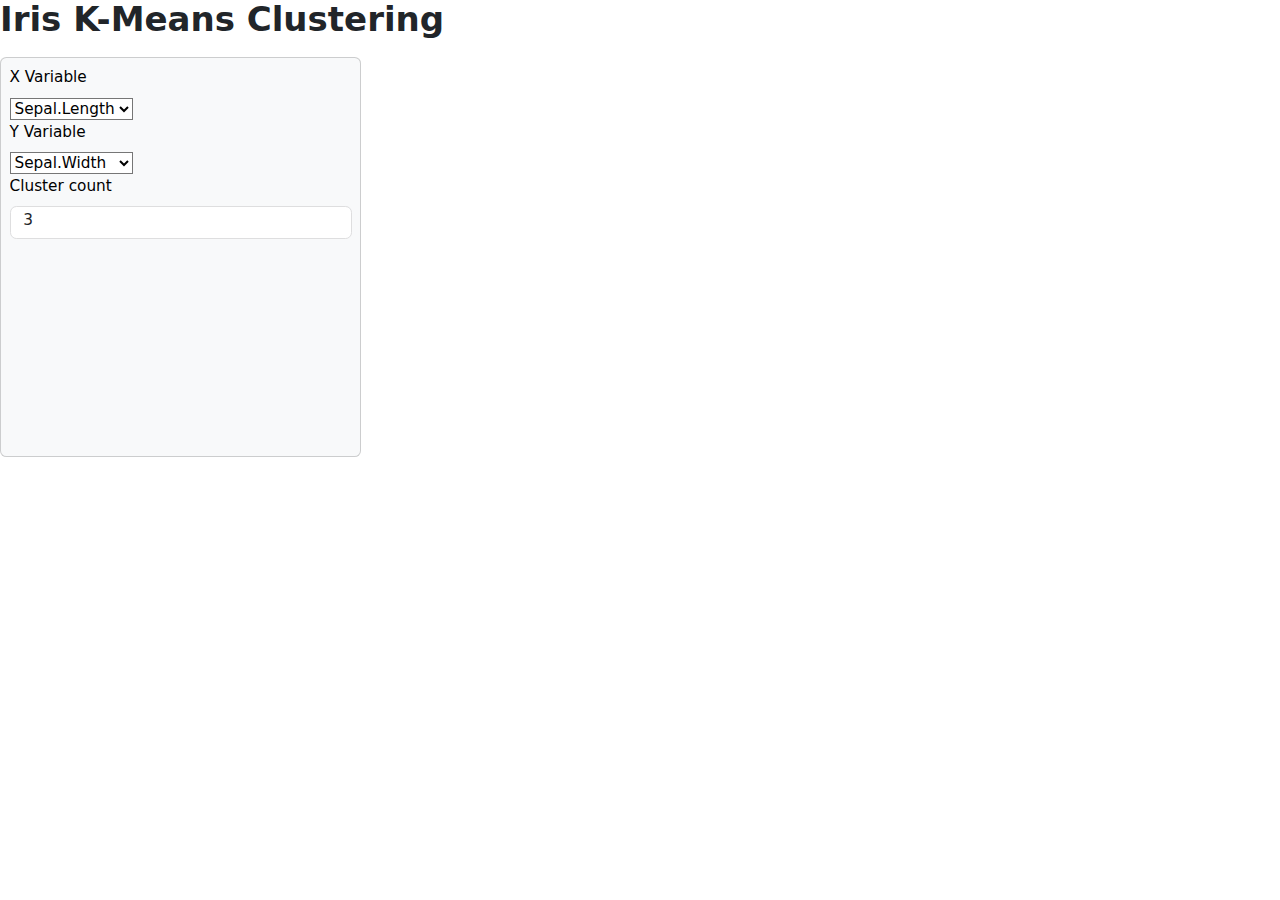
<file: testcalculator.html>
<!DOCTYPE html>
<html xmlns="http://www.w3.org/1999/xhtml" lang="en" xml:lang="en"><head>

<meta charset="utf-8">
<meta name="generator" content="quarto-1.6.42">

<meta name="viewport" content="width=device-width, initial-scale=1.0, user-scalable=yes">


<title>Iris K-Means Clustering</title>
<style>
code{white-space: pre-wrap;}
span.smallcaps{font-variant: small-caps;}
div.columns{display: flex; gap: min(4vw, 1.5em);}
div.column{flex: auto; overflow-x: auto;}
div.hanging-indent{margin-left: 1.5em; text-indent: -1.5em;}
ul.task-list{list-style: none;}
ul.task-list li input[type="checkbox"] {
  width: 0.8em;
  margin: 0 0.8em 0.2em -1em; /* quarto-specific, see https://github.com/quarto-dev/quarto-cli/issues/4556 */ 
  vertical-align: middle;
}
</style>


<script src="testcalculator_files/libs/clipboard/clipboard.min.js"></script>
<script src="testcalculator_files/libs/quarto-html/quarto.js"></script>
<script src="testcalculator_files/libs/quarto-html/popper.min.js"></script>
<script src="testcalculator_files/libs/quarto-html/tippy.umd.min.js"></script>
<script src="testcalculator_files/libs/quarto-html/anchor.min.js"></script>
<link href="testcalculator_files/libs/quarto-html/tippy.css" rel="stylesheet">
<link href="testcalculator_files/libs/quarto-html/quarto-syntax-highlighting-2f5df379a58b258e96c21c0638c20c03.css" rel="stylesheet" id="quarto-text-highlighting-styles">
<script src="testcalculator_files/libs/bootstrap/bootstrap.min.js"></script>
<link href="testcalculator_files/libs/bootstrap/bootstrap-icons.css" rel="stylesheet">
<link href="testcalculator_files/libs/bootstrap/bootstrap-c0367b04c37547644fece4185067e4a7.min.css" rel="stylesheet" append-hash="true" id="quarto-bootstrap" data-mode="light">


</head>

<body class="fullcontent">

<div class="page-layout-custom">  

<header id="title-block-header" class="quarto-title-block default">
<div class="quarto-title">
<h1 class="title">Iris K-Means Clustering</h1>
</div>



<div class="quarto-title-meta">

    
  
    
  </div>
  


</header>


<div class="panel-grid layout-sidebar ms-md-0 layout-sidebar-left">
<div class="cell panel-sidebar card bg-light p-2 g-col-24 g-col-lg-7">
<div class="cell-output-display no-overflow-x">
<div class="form-group shiny-input-container">
<label class="control-label" id="xcol-label" for="xcol">X Variable</label>
<div>
<select id="xcol" class="shiny-input-select"><option value="Sepal.Length" selected="">Sepal.Length</option>
<option value="Sepal.Width">Sepal.Width</option>
<option value="Petal.Length">Petal.Length</option>
<option value="Petal.Width">Petal.Width</option></select>
<script type="application/json" data-for="xcol" data-nonempty="">{"plugins":["selectize-plugin-a11y"]}</script>
</div>
</div>
</div>
<div class="cell-output-display no-overflow-x">
<div class="form-group shiny-input-container">
<label class="control-label" id="ycol-label" for="ycol">Y Variable</label>
<div>
<select id="ycol" class="shiny-input-select"><option value="Sepal.Length">Sepal.Length</option>
<option value="Sepal.Width" selected="">Sepal.Width</option>
<option value="Petal.Length">Petal.Length</option>
<option value="Petal.Width">Petal.Width</option></select>
<script type="application/json" data-for="ycol" data-nonempty="">{"plugins":["selectize-plugin-a11y"]}</script>
</div>
</div>
</div>
<div class="cell-output-display">
<div class="form-group shiny-input-container">
<label class="control-label" id="clusters-label" for="clusters">Cluster count</label>
<input id="clusters" type="number" class="shiny-input-number form-control" value="3" data-update-on="change" min="1" max="9">
</div>
</div>
</div>
<div class="panel-fill panel-grid g-col-24 g-col-lg-17 pt-3 pt-lg-0">
<div class="g-col-24">
<div class="cell panel-fill">
<div class="cell-output-display">
<div class="shiny-plot-output html-fill-item" id="plot1" style="width:100%;height:400px;"></div>
</div>
</div>
</div>
</div>
</div>
<p>
<script type="application/shiny-prerendered" data-context="server">
selectedData <- reactive({
    iris[, c(input$xcol, input$ycol)]
  })

clusters <- reactive({
  kmeans(selectedData(), input$clusters)
})

output$plot1 <- renderPlot({
  palette(c("#E41A1C", "#377EB8", "#4DAF4A", "#984EA3",
    "#FF7F00", "#FFFF33", "#A65628", "#F781BF", "#999999"))

  par(mar = c(5.1, 4.1, 0, 1))
  plot(selectedData(),
       col = clusters()$cluster,
       pch = 20, cex = 3)
  points(clusters()$centers, pch = 4, cex = 4, lwd = 4)
})
</script>
 
<script type="application/shiny-prerendered" data-context="server-extras">
ojs_define <- function(..., .session = shiny::getDefaultReactiveDomain()) {
  quos <- rlang::enquos(...)
  vars <- rlang::list2(...)
  nm <- names(vars)
  if (is.null(nm)) {
    nm <- rep_len("", length(vars))
  }
  mapply(function(q, nm, val) {
    # Infer name, if possible
    if (nm == "") {
      tryCatch({
        nm <- rlang::as_name(q)
      }, error = function(e) {
        code <- paste(collapse = "\n", deparse(rlang::f_rhs(q)))
        stop("ojs_define() could not create a name for the argument: ", code)
      })
    }
    .session$output[[nm]] <- val
    outputOptions(.session$output, nm, suspendWhenHidden = FALSE)
    .session$sendCustomMessage("ojs-export", list(name = nm))
    NULL
  }, quos, nm, vars, SIMPLIFY = FALSE, USE.NAMES = FALSE)
  invisible()
}
</script>
</p>
<!--html_preserve-->
<script type="application/shiny-prerendered" data-context="dependencies">
{"type":"list","attributes":{},"value":[{"type":"list","attributes":{"names":{"type":"character","attributes":{},"value":["name","version","src","meta","script","stylesheet","head","attachment","package","all_files","pkgVersion"]},"class":{"type":"character","attributes":{},"value":["html_dependency"]}},"value":[{"type":"character","attributes":{},"value":["selectize"]},{"type":"character","attributes":{},"value":["0.15.2"]},{"type":"list","attributes":{"names":{"type":"character","attributes":{},"value":["file"]}},"value":[{"type":"character","attributes":{},"value":["www/shared/selectize"]}]},{"type":"NULL"},{"type":"character","attributes":{},"value":["js/selectize.min.js","accessibility/js/selectize-plugin-a11y.min.js"]},{"type":"character","attributes":{},"value":["css/selectize.bootstrap3.css"]},{"type":"NULL"},{"type":"NULL"},{"type":"character","attributes":{},"value":["shiny"]},{"type":"logical","attributes":{},"value":[true]},{"type":"character","attributes":{},"value":["1.11.1"]}]},{"type":"list","attributes":{"names":{"type":"character","attributes":{},"value":["name","version","src","meta","script","stylesheet","head","attachment","package","all_files","pkgVersion"]},"class":{"type":"character","attributes":{},"value":["html_dependency"]}},"value":[{"type":"character","attributes":{},"value":["selectize"]},{"type":"character","attributes":{},"value":["0.15.2"]},{"type":"list","attributes":{"names":{"type":"character","attributes":{},"value":["file"]}},"value":[{"type":"character","attributes":{},"value":["www/shared/selectize"]}]},{"type":"NULL"},{"type":"character","attributes":{},"value":["js/selectize.min.js","accessibility/js/selectize-plugin-a11y.min.js"]},{"type":"character","attributes":{},"value":["css/selectize.bootstrap3.css"]},{"type":"NULL"},{"type":"NULL"},{"type":"character","attributes":{},"value":["shiny"]},{"type":"logical","attributes":{},"value":[true]},{"type":"character","attributes":{},"value":["1.11.1"]}]},{"type":"list","attributes":{"names":{"type":"character","attributes":{},"value":["name","version","src","meta","script","stylesheet","head","attachment","package","all_files","pkgVersion"]},"class":{"type":"character","attributes":{},"value":["html_dependency"]}},"value":[{"type":"character","attributes":{},"value":["htmltools-fill"]},{"type":"character","attributes":{},"value":["0.5.8.1"]},{"type":"list","attributes":{"names":{"type":"character","attributes":{},"value":["file"]}},"value":[{"type":"character","attributes":{},"value":["fill"]}]},{"type":"NULL"},{"type":"NULL"},{"type":"character","attributes":{},"value":["fill.css"]},{"type":"NULL"},{"type":"NULL"},{"type":"character","attributes":{},"value":["htmltools"]},{"type":"logical","attributes":{},"value":[true]},{"type":"character","attributes":{},"value":["0.5.8.1"]}]}]}
</script>
<!--/html_preserve-->
<!--html_preserve-->
<script type="application/shiny-prerendered" data-context="execution_dependencies">
{"type":"list","attributes":{"names":{"type":"character","attributes":{},"value":["packages"]}},"value":[{"type":"list","attributes":{"names":{"type":"character","attributes":{},"value":["packages","version"]},"class":{"type":"character","attributes":{},"value":["data.frame"]},"row.names":{"type":"integer","attributes":{},"value":[1,2,3,4,5,6,7,8,9,10,11,12,13,14,15,16,17,18,19,20,21,22,23,24,25,26,27,28,29,30,31,32,33,34,35,36]}},"value":[{"type":"character","attributes":{},"value":["base","bslib","cachem","cli","compiler","datasets","digest","evaluate","fastmap","graphics","grDevices","htmltools","httpuv","jquerylib","jsonlite","knitr","later","lifecycle","magrittr","memoise","methods","mime","promises","R6","Rcpp","rlang","rmarkdown","rstudioapi","sass","shiny","stats","tools","utils","xfun","xtable","yaml"]},{"type":"character","attributes":{},"value":["4.5.1","0.9.0","1.1.0","3.6.5","4.5.1","4.5.1","0.6.37","1.0.4","1.2.0","4.5.1","4.5.1","0.5.8.1","1.6.16","0.1.4","2.0.0","1.50","1.4.2","1.0.4","2.0.3","2.0.1","4.5.1","0.13","1.3.3","2.6.1","1.1.0","1.1.6","2.29","0.17.1","0.4.10","1.11.1","4.5.1","4.5.1","4.5.1","0.52","1.8-4","2.3.10"]}]}]}
</script>
<!--/html_preserve-->


<script id="quarto-html-after-body" type="application/javascript">
window.document.addEventListener("DOMContentLoaded", function (event) {
  const toggleBodyColorMode = (bsSheetEl) => {
    const mode = bsSheetEl.getAttribute("data-mode");
    const bodyEl = window.document.querySelector("body");
    if (mode === "dark") {
      bodyEl.classList.add("quarto-dark");
      bodyEl.classList.remove("quarto-light");
    } else {
      bodyEl.classList.add("quarto-light");
      bodyEl.classList.remove("quarto-dark");
    }
  }
  const toggleBodyColorPrimary = () => {
    const bsSheetEl = window.document.querySelector("link#quarto-bootstrap");
    if (bsSheetEl) {
      toggleBodyColorMode(bsSheetEl);
    }
  }
  toggleBodyColorPrimary();  
  const icon = "";
  const anchorJS = new window.AnchorJS();
  anchorJS.options = {
    placement: 'right',
    icon: icon
  };
  anchorJS.add('.anchored');
  const isCodeAnnotation = (el) => {
    for (const clz of el.classList) {
      if (clz.startsWith('code-annotation-')) {                     
        return true;
      }
    }
    return false;
  }
  const onCopySuccess = function(e) {
    // button target
    const button = e.trigger;
    // don't keep focus
    button.blur();
    // flash "checked"
    button.classList.add('code-copy-button-checked');
    var currentTitle = button.getAttribute("title");
    button.setAttribute("title", "Copied!");
    let tooltip;
    if (window.bootstrap) {
      button.setAttribute("data-bs-toggle", "tooltip");
      button.setAttribute("data-bs-placement", "left");
      button.setAttribute("data-bs-title", "Copied!");
      tooltip = new bootstrap.Tooltip(button, 
        { trigger: "manual", 
          customClass: "code-copy-button-tooltip",
          offset: [0, -8]});
      tooltip.show();    
    }
    setTimeout(function() {
      if (tooltip) {
        tooltip.hide();
        button.removeAttribute("data-bs-title");
        button.removeAttribute("data-bs-toggle");
        button.removeAttribute("data-bs-placement");
      }
      button.setAttribute("title", currentTitle);
      button.classList.remove('code-copy-button-checked');
    }, 1000);
    // clear code selection
    e.clearSelection();
  }
  const getTextToCopy = function(trigger) {
      const codeEl = trigger.previousElementSibling.cloneNode(true);
      for (const childEl of codeEl.children) {
        if (isCodeAnnotation(childEl)) {
          childEl.remove();
        }
      }
      return codeEl.innerText;
  }
  const clipboard = new window.ClipboardJS('.code-copy-button:not([data-in-quarto-modal])', {
    text: getTextToCopy
  });
  clipboard.on('success', onCopySuccess);
  if (window.document.getElementById('quarto-embedded-source-code-modal')) {
    const clipboardModal = new window.ClipboardJS('.code-copy-button[data-in-quarto-modal]', {
      text: getTextToCopy,
      container: window.document.getElementById('quarto-embedded-source-code-modal')
    });
    clipboardModal.on('success', onCopySuccess);
  }
    var localhostRegex = new RegExp(/^(?:http|https):\/\/localhost\:?[0-9]*\//);
    var mailtoRegex = new RegExp(/^mailto:/);
      var filterRegex = new RegExp('/' + window.location.host + '/');
    var isInternal = (href) => {
        return filterRegex.test(href) || localhostRegex.test(href) || mailtoRegex.test(href);
    }
    // Inspect non-navigation links and adorn them if external
 	var links = window.document.querySelectorAll('a[href]:not(.nav-link):not(.navbar-brand):not(.toc-action):not(.sidebar-link):not(.sidebar-item-toggle):not(.pagination-link):not(.no-external):not([aria-hidden]):not(.dropdown-item):not(.quarto-navigation-tool):not(.about-link)');
    for (var i=0; i<links.length; i++) {
      const link = links[i];
      if (!isInternal(link.href)) {
        // undo the damage that might have been done by quarto-nav.js in the case of
        // links that we want to consider external
        if (link.dataset.originalHref !== undefined) {
          link.href = link.dataset.originalHref;
        }
      }
    }
  function tippyHover(el, contentFn, onTriggerFn, onUntriggerFn) {
    const config = {
      allowHTML: true,
      maxWidth: 500,
      delay: 100,
      arrow: false,
      appendTo: function(el) {
          return el.parentElement;
      },
      interactive: true,
      interactiveBorder: 10,
      theme: 'quarto',
      placement: 'bottom-start',
    };
    if (contentFn) {
      config.content = contentFn;
    }
    if (onTriggerFn) {
      config.onTrigger = onTriggerFn;
    }
    if (onUntriggerFn) {
      config.onUntrigger = onUntriggerFn;
    }
    window.tippy(el, config); 
  }
  const noterefs = window.document.querySelectorAll('a[role="doc-noteref"]');
  for (var i=0; i<noterefs.length; i++) {
    const ref = noterefs[i];
    tippyHover(ref, function() {
      // use id or data attribute instead here
      let href = ref.getAttribute('data-footnote-href') || ref.getAttribute('href');
      try { href = new URL(href).hash; } catch {}
      const id = href.replace(/^#\/?/, "");
      const note = window.document.getElementById(id);
      if (note) {
        return note.innerHTML;
      } else {
        return "";
      }
    });
  }
  const xrefs = window.document.querySelectorAll('a.quarto-xref');
  const processXRef = (id, note) => {
    // Strip column container classes
    const stripColumnClz = (el) => {
      el.classList.remove("page-full", "page-columns");
      if (el.children) {
        for (const child of el.children) {
          stripColumnClz(child);
        }
      }
    }
    stripColumnClz(note)
    if (id === null || id.startsWith('sec-')) {
      // Special case sections, only their first couple elements
      const container = document.createElement("div");
      if (note.children && note.children.length > 2) {
        container.appendChild(note.children[0].cloneNode(true));
        for (let i = 1; i < note.children.length; i++) {
          const child = note.children[i];
          if (child.tagName === "P" && child.innerText === "") {
            continue;
          } else {
            container.appendChild(child.cloneNode(true));
            break;
          }
        }
        if (window.Quarto?.typesetMath) {
          window.Quarto.typesetMath(container);
        }
        return container.innerHTML
      } else {
        if (window.Quarto?.typesetMath) {
          window.Quarto.typesetMath(note);
        }
        return note.innerHTML;
      }
    } else {
      // Remove any anchor links if they are present
      const anchorLink = note.querySelector('a.anchorjs-link');
      if (anchorLink) {
        anchorLink.remove();
      }
      if (window.Quarto?.typesetMath) {
        window.Quarto.typesetMath(note);
      }
      if (note.classList.contains("callout")) {
        return note.outerHTML;
      } else {
        return note.innerHTML;
      }
    }
  }
  for (var i=0; i<xrefs.length; i++) {
    const xref = xrefs[i];
    tippyHover(xref, undefined, function(instance) {
      instance.disable();
      let url = xref.getAttribute('href');
      let hash = undefined; 
      if (url.startsWith('#')) {
        hash = url;
      } else {
        try { hash = new URL(url).hash; } catch {}
      }
      if (hash) {
        const id = hash.replace(/^#\/?/, "");
        const note = window.document.getElementById(id);
        if (note !== null) {
          try {
            const html = processXRef(id, note.cloneNode(true));
            instance.setContent(html);
          } finally {
            instance.enable();
            instance.show();
          }
        } else {
          // See if we can fetch this
          fetch(url.split('#')[0])
          .then(res => res.text())
          .then(html => {
            const parser = new DOMParser();
            const htmlDoc = parser.parseFromString(html, "text/html");
            const note = htmlDoc.getElementById(id);
            if (note !== null) {
              const html = processXRef(id, note);
              instance.setContent(html);
            } 
          }).finally(() => {
            instance.enable();
            instance.show();
          });
        }
      } else {
        // See if we can fetch a full url (with no hash to target)
        // This is a special case and we should probably do some content thinning / targeting
        fetch(url)
        .then(res => res.text())
        .then(html => {
          const parser = new DOMParser();
          const htmlDoc = parser.parseFromString(html, "text/html");
          const note = htmlDoc.querySelector('main.content');
          if (note !== null) {
            // This should only happen for chapter cross references
            // (since there is no id in the URL)
            // remove the first header
            if (note.children.length > 0 && note.children[0].tagName === "HEADER") {
              note.children[0].remove();
            }
            const html = processXRef(null, note);
            instance.setContent(html);
          } 
        }).finally(() => {
          instance.enable();
          instance.show();
        });
      }
    }, function(instance) {
    });
  }
      let selectedAnnoteEl;
      const selectorForAnnotation = ( cell, annotation) => {
        let cellAttr = 'data-code-cell="' + cell + '"';
        let lineAttr = 'data-code-annotation="' +  annotation + '"';
        const selector = 'span[' + cellAttr + '][' + lineAttr + ']';
        return selector;
      }
      const selectCodeLines = (annoteEl) => {
        const doc = window.document;
        const targetCell = annoteEl.getAttribute("data-target-cell");
        const targetAnnotation = annoteEl.getAttribute("data-target-annotation");
        const annoteSpan = window.document.querySelector(selectorForAnnotation(targetCell, targetAnnotation));
        const lines = annoteSpan.getAttribute("data-code-lines").split(",");
        const lineIds = lines.map((line) => {
          return targetCell + "-" + line;
        })
        let top = null;
        let height = null;
        let parent = null;
        if (lineIds.length > 0) {
            //compute the position of the single el (top and bottom and make a div)
            const el = window.document.getElementById(lineIds[0]);
            top = el.offsetTop;
            height = el.offsetHeight;
            parent = el.parentElement.parentElement;
          if (lineIds.length > 1) {
            const lastEl = window.document.getElementById(lineIds[lineIds.length - 1]);
            const bottom = lastEl.offsetTop + lastEl.offsetHeight;
            height = bottom - top;
          }
          if (top !== null && height !== null && parent !== null) {
            // cook up a div (if necessary) and position it 
            let div = window.document.getElementById("code-annotation-line-highlight");
            if (div === null) {
              div = window.document.createElement("div");
              div.setAttribute("id", "code-annotation-line-highlight");
              div.style.position = 'absolute';
              parent.appendChild(div);
            }
            div.style.top = top - 2 + "px";
            div.style.height = height + 4 + "px";
            div.style.left = 0;
            let gutterDiv = window.document.getElementById("code-annotation-line-highlight-gutter");
            if (gutterDiv === null) {
              gutterDiv = window.document.createElement("div");
              gutterDiv.setAttribute("id", "code-annotation-line-highlight-gutter");
              gutterDiv.style.position = 'absolute';
              const codeCell = window.document.getElementById(targetCell);
              const gutter = codeCell.querySelector('.code-annotation-gutter');
              gutter.appendChild(gutterDiv);
            }
            gutterDiv.style.top = top - 2 + "px";
            gutterDiv.style.height = height + 4 + "px";
          }
          selectedAnnoteEl = annoteEl;
        }
      };
      const unselectCodeLines = () => {
        const elementsIds = ["code-annotation-line-highlight", "code-annotation-line-highlight-gutter"];
        elementsIds.forEach((elId) => {
          const div = window.document.getElementById(elId);
          if (div) {
            div.remove();
          }
        });
        selectedAnnoteEl = undefined;
      };
        // Handle positioning of the toggle
    window.addEventListener(
      "resize",
      throttle(() => {
        elRect = undefined;
        if (selectedAnnoteEl) {
          selectCodeLines(selectedAnnoteEl);
        }
      }, 10)
    );
    function throttle(fn, ms) {
    let throttle = false;
    let timer;
      return (...args) => {
        if(!throttle) { // first call gets through
            fn.apply(this, args);
            throttle = true;
        } else { // all the others get throttled
            if(timer) clearTimeout(timer); // cancel #2
            timer = setTimeout(() => {
              fn.apply(this, args);
              timer = throttle = false;
            }, ms);
        }
      };
    }
      // Attach click handler to the DT
      const annoteDls = window.document.querySelectorAll('dt[data-target-cell]');
      for (const annoteDlNode of annoteDls) {
        annoteDlNode.addEventListener('click', (event) => {
          const clickedEl = event.target;
          if (clickedEl !== selectedAnnoteEl) {
            unselectCodeLines();
            const activeEl = window.document.querySelector('dt[data-target-cell].code-annotation-active');
            if (activeEl) {
              activeEl.classList.remove('code-annotation-active');
            }
            selectCodeLines(clickedEl);
            clickedEl.classList.add('code-annotation-active');
          } else {
            // Unselect the line
            unselectCodeLines();
            clickedEl.classList.remove('code-annotation-active');
          }
        });
      }
  const findCites = (el) => {
    const parentEl = el.parentElement;
    if (parentEl) {
      const cites = parentEl.dataset.cites;
      if (cites) {
        return {
          el,
          cites: cites.split(' ')
        };
      } else {
        return findCites(el.parentElement)
      }
    } else {
      return undefined;
    }
  };
  var bibliorefs = window.document.querySelectorAll('a[role="doc-biblioref"]');
  for (var i=0; i<bibliorefs.length; i++) {
    const ref = bibliorefs[i];
    const citeInfo = findCites(ref);
    if (citeInfo) {
      tippyHover(citeInfo.el, function() {
        var popup = window.document.createElement('div');
        citeInfo.cites.forEach(function(cite) {
          var citeDiv = window.document.createElement('div');
          citeDiv.classList.add('hanging-indent');
          citeDiv.classList.add('csl-entry');
          var biblioDiv = window.document.getElementById('ref-' + cite);
          if (biblioDiv) {
            citeDiv.innerHTML = biblioDiv.innerHTML;
          }
          popup.appendChild(citeDiv);
        });
        return popup.innerHTML;
      });
    }
  }
});
</script>
</div> <!-- /container fluid -->




</body></html>
</file>
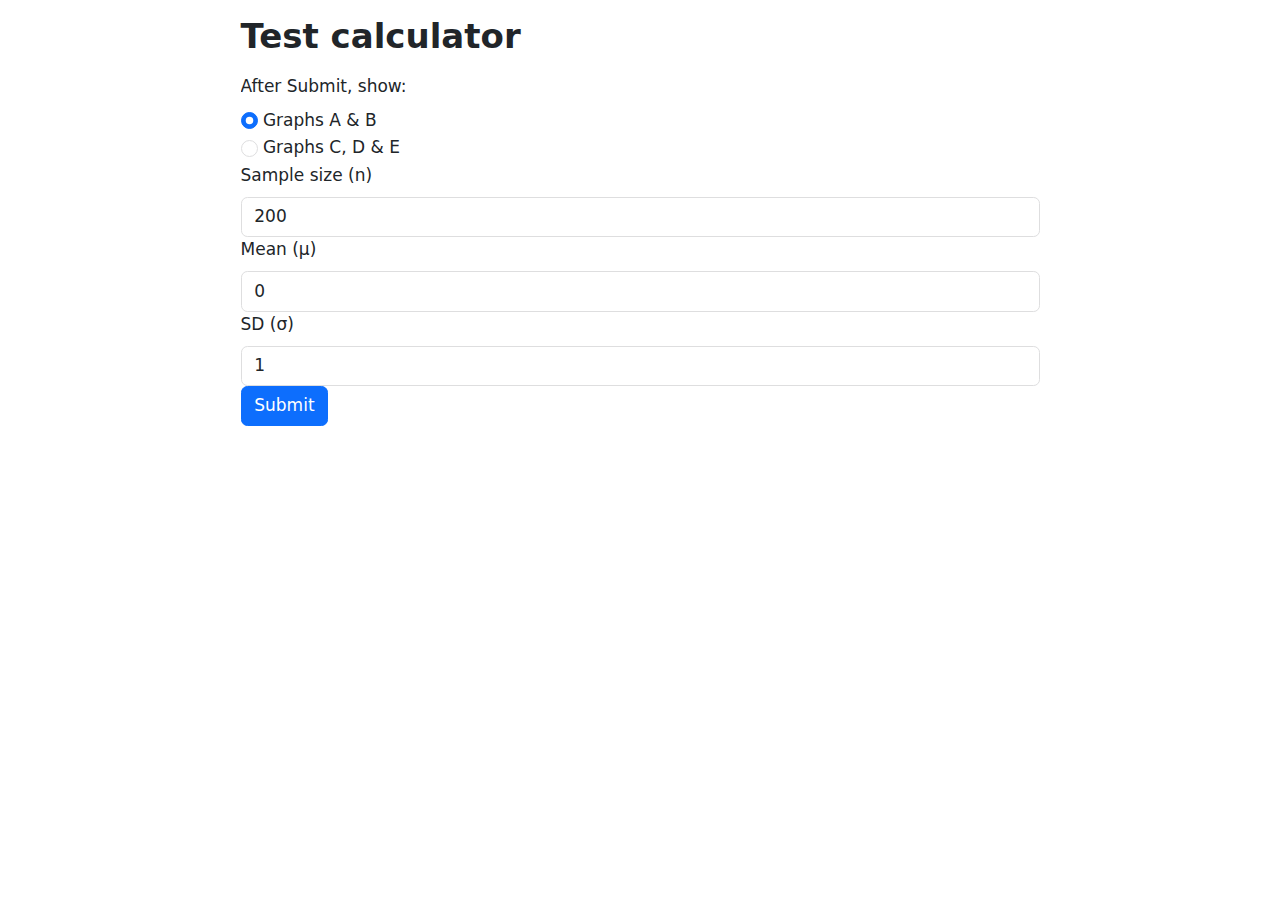
<file: test files/testcalculator-variant.html>
<!DOCTYPE html>
<html xmlns="http://www.w3.org/1999/xhtml" lang="en" xml:lang="en"><head>

<meta charset="utf-8">
<meta name="generator" content="quarto-1.6.42">

<meta name="viewport" content="width=device-width, initial-scale=1.0, user-scalable=yes">


<title>Test calculator</title>
<style>
code{white-space: pre-wrap;}
span.smallcaps{font-variant: small-caps;}
div.columns{display: flex; gap: min(4vw, 1.5em);}
div.column{flex: auto; overflow-x: auto;}
div.hanging-indent{margin-left: 1.5em; text-indent: -1.5em;}
ul.task-list{list-style: none;}
ul.task-list li input[type="checkbox"] {
  width: 0.8em;
  margin: 0 0.8em 0.2em -1em; /* quarto-specific, see https://github.com/quarto-dev/quarto-cli/issues/4556 */ 
  vertical-align: middle;
}
</style>


<script src="testcalculator-variant_files/libs/clipboard/clipboard.min.js"></script>
<script src="testcalculator-variant_files/libs/quarto-html/quarto.js"></script>
<script src="testcalculator-variant_files/libs/quarto-html/popper.min.js"></script>
<script src="testcalculator-variant_files/libs/quarto-html/tippy.umd.min.js"></script>
<script src="testcalculator-variant_files/libs/quarto-html/anchor.min.js"></script>
<link href="testcalculator-variant_files/libs/quarto-html/tippy.css" rel="stylesheet">
<link href="testcalculator-variant_files/libs/quarto-html/quarto-syntax-highlighting-2f5df379a58b258e96c21c0638c20c03.css" rel="stylesheet" id="quarto-text-highlighting-styles">
<script src="testcalculator-variant_files/libs/bootstrap/bootstrap.min.js"></script>
<link href="testcalculator-variant_files/libs/bootstrap/bootstrap-icons.css" rel="stylesheet">
<link href="testcalculator-variant_files/libs/bootstrap/bootstrap-1bc8a17f135ab3d594c857e9f48e611b.min.css" rel="stylesheet" append-hash="true" id="quarto-bootstrap" data-mode="light">


</head>

<body class="fullcontent">

<div id="quarto-content" class="page-columns page-rows-contents page-layout-article">

<main class="content" id="quarto-document-content">

<header id="title-block-header" class="quarto-title-block default">
<div class="quarto-title">
<h1 class="title">Test calculator</h1>
</div>



<div class="quarto-title-meta">

    
  
    
  </div>
  


</header>


<div class="cell">
<div class="cell-output-display">
<div class="col-sm-4">
<form class="well" role="complementary">
<div id="mode" class="form-group shiny-input-radiogroup shiny-input-container" role="radiogroup" aria-labelledby="mode-label">
<label class="control-label" id="mode-label" for="mode">After Submit, show:</label>
<div class="shiny-options-group">
<div class="radio">
<label>
<input type="radio" name="mode" value="ab" checked="checked">
<span>Graphs A &amp; B</span>
</label>
</div>
<div class="radio">
<label>
<input type="radio" name="mode" value="cde">
<span>Graphs C, D &amp; E</span>
</label>
</div>
</div>
</div>
<div class="form-group shiny-input-container">
<label class="control-label" id="n-label" for="n">Sample size (n)</label>
<input id="n" type="number" class="shiny-input-number form-control" value="200" min="10" step="10">
</div>
<div class="form-group shiny-input-container">
<label class="control-label" id="mu-label" for="mu">Mean (μ)</label>
<input id="mu" type="number" class="shiny-input-number form-control" value="0" step="0.5">
</div>
<div class="form-group shiny-input-container">
<label class="control-label" id="sd-label" for="sd">SD (σ)</label>
<input id="sd" type="number" class="shiny-input-number form-control" value="1" min="0.1" step="0.1">
</div>
<button class="btn btn-default action-button btn-primary" id="submit" type="button">Submit</button>
</form>
</div>
</div>
</div>
<div class="cell">
<div class="cell-output-display no-overflow-x">
<div id="plots_nav" class="shiny-html-output"></div>
</div>
</div>
<p>
<script type="application/shiny-prerendered" data-context="server-start">
library(shiny)
library(ggplot2)
library(bslib)  

bs_theme_dependencies(bs_theme(preset = "bootstrap")) |>
  lapply(function(x) {
    if (x$name == "bootstrap") {
      x$name <- "bootstrap-from-bslib"
    }
    x
  }) |>
  htmltools::tagList()
</script>
 
<script type="application/shiny-prerendered" data-context="server">


# --- App state: defaults at startup (A&B with default params) ---
state <- reactiveVal(list(
  mode = "ab",
  n = 200,
  mu = 0,
  sd = 1
))

# When Submit is clicked, update the state from user inputs
observeEvent(input$submit, {
  state(list(
    mode = input$mode,
    n = input$n,
    mu = input$mu,
    sd = max(0.0001, input$sd)  # avoid sd=0
  ))
})

# Build the navset (A&B by default; A&B or CDE after Submit)
output$plots_nav <- renderUI({
  s <- state()
  if (s$mode == "ab") {
    navset_card_tab(
      nav_panel("A", plotOutput("plotA", height = 300)),
      nav_panel("B", plotOutput("plotB", height = 300)))
  } else {
    navset_card_tab(
      nav_panel("C", plotOutput("plotC", height = 300)),
      nav_panel("D", plotOutput("plotD", height = 300)),
      nav_panel("E", plotOutput("plotE", height = 300)))
  }
})

# ---------- Data generators based on current state ----------
data_ab <- reactive({
  s <- state()
  x <- rnorm(s$n, s$mu, s$sd)
  y <- x + rnorm(s$n, 0, s$sd/2 + 0.25)
  list(x = x, y = y)
})

data_cde <- reactive({
  s <- state()
  # Use same parameters but make different views
  x <- rnorm(s$n, s$mu, s$sd)
  y <- rnorm(s$n, s$mu, s$sd * 1.2)
  g <- factor(sample(c("G1","G2","G3"), size = s$n, replace = TRUE))
  list(x = x, y = y, g = g)
})

# ---------- Plots A & B (always defined; shown when mode == "ab") ----------
output$plotA <- renderPlot({
  s <- state()
  dat <- data_ab()
  ggplot(data.frame(x = dat$x), aes(x)) +
    geom_histogram(bins = 30) +
    labs(
      title = sprintf("A: Histogram (n=%d, μ=%.2f, σ=%.2f)", s$n, s$mu, s$sd),
      x = "x", y = "count"
    ) +
    theme_minimal()
})

output$plotB <- renderPlot({
  s <- state()
  dat <- data_ab()
  ggplot(data.frame(x = dat$x, y = dat$y), aes(x, y)) +
    geom_point(alpha = 0.6) +
    geom_smooth(method = "lm", se = FALSE) +
    labs(
      title = sprintf("B: Scatter with trend (n=%d)", s$n),
      x = "x", y = "y"
    ) +
    theme_minimal()
})

# ---------- Plots C, D & E (shown when mode == "cde") ----------
output$plotC <- renderPlot({
  s <- state()
  dat <- data_cde()
  ggplot(data.frame(x = dat$x), aes(x)) +
    geom_density() +
    labs(
      title = sprintf("C: Density of x (n=%d, μ=%.2f, σ=%.2f)", s$n, s$mu, s$sd),
      x = "x", y = "density"
    ) +
    theme_minimal()
})

output$plotD <- renderPlot({
  dat <- data_cde()
  ggplot(data.frame(x = dat$x, y = dat$y), aes(x, y)) +
    geom_hex(bins = 20) +
    labs(
      title = "D: 2D binned (hex) view",
      x = "x", y = "y"
    ) +
    theme_minimal()
})

output$plotE <- renderPlot({
  dat <- data_cde()
  ggplot(data.frame(g = dat$g, x = dat$x), aes(g, x)) +
    geom_boxplot() +
    labs(
      title = "E: Boxplots by group",
      x = "group", y = "x"
    ) +
    theme_minimal()
})
</script>
 
<script type="application/shiny-prerendered" data-context="server-extras">
ojs_define <- function(..., .session = shiny::getDefaultReactiveDomain()) {
  quos <- rlang::enquos(...)
  vars <- rlang::list2(...)
  nm <- names(vars)
  if (is.null(nm)) {
    nm <- rep_len("", length(vars))
  }
  mapply(function(q, nm, val) {
    # Infer name, if possible
    if (nm == "") {
      tryCatch({
        nm <- rlang::as_name(q)
      }, error = function(e) {
        code <- paste(collapse = "\n", deparse(rlang::f_rhs(q)))
        stop("ojs_define() could not create a name for the argument: ", code)
      })
    }
    .session$output[[nm]] <- val
    outputOptions(.session$output, nm, suspendWhenHidden = FALSE)
    .session$sendCustomMessage("ojs-export", list(name = nm))
    NULL
  }, quos, nm, vars, SIMPLIFY = FALSE, USE.NAMES = FALSE)
  invisible()
}
</script>
</p>
<!--html_preserve-->
<script type="application/shiny-prerendered" data-context="dependencies">
{"type":"list","attributes":{},"value":[{"type":"list","attributes":{"names":{"type":"character","attributes":{},"value":["name","version","src","meta","script","stylesheet","head","attachment","all_files","package","pkgVersion"]},"class":{"type":"character","attributes":{},"value":["html_dependency"]}},"value":[{"type":"character","attributes":{},"value":["jquery"]},{"type":"character","attributes":{},"value":["3.6.0"]},{"type":"list","attributes":{"names":{"type":"character","attributes":{},"value":["file"]}},"value":[{"type":"character","attributes":{},"value":["lib/3.6.0"]}]},{"type":"NULL"},{"type":"character","attributes":{},"value":["jquery-3.6.0.min.js"]},{"type":"NULL"},{"type":"NULL"},{"type":"NULL"},{"type":"logical","attributes":{},"value":[true]},{"type":"character","attributes":{},"value":["jquerylib"]},{"type":"character","attributes":{},"value":["0.1.4"]}]},{"type":"list","attributes":{"names":{"type":"character","attributes":{},"value":["name","version","src","meta","script","stylesheet","head","attachment","package","all_files"]},"class":{"type":"character","attributes":{},"value":["html_dependency"]}},"value":[{"type":"character","attributes":{},"value":["bootstrap-from-bslib"]},{"type":"character","attributes":{},"value":["5.3.1"]},{"type":"list","attributes":{"names":{"type":"character","attributes":{},"value":["href"]}},"value":[{"type":"character","attributes":{},"value":["testcalculator-variant_files/libs/bootstrap-from-bslib-5.3.1"]}]},{"type":"list","attributes":{"names":{"type":"character","attributes":{},"value":["viewport"]}},"value":[{"type":"character","attributes":{},"value":["width=device-width, initial-scale=1, shrink-to-fit=no"]}]},{"type":"character","attributes":{},"value":["bootstrap.bundle.min.js"]},{"type":"character","attributes":{},"value":["bootstrap.min.css"]},{"type":"NULL"},{"type":"NULL"},{"type":"NULL"},{"type":"logical","attributes":{},"value":[true]}]},{"type":"list","attributes":{"names":{"type":"character","attributes":{},"value":["name","version","src","meta","script","stylesheet","head","attachment","all_files","package","pkgVersion"]},"class":{"type":"character","attributes":{},"value":["html_dependency"]}},"value":[{"type":"character","attributes":{},"value":["bs3compat"]},{"type":"character","attributes":{},"value":["0.9.0"]},{"type":"list","attributes":{"names":{"type":"character","attributes":{},"value":["file"]}},"value":[{"type":"character","attributes":{},"value":["bs3compat/js"]}]},{"type":"NULL"},{"type":"character","attributes":{},"value":["transition.js","tabs.js","bs3compat.js"]},{"type":"NULL"},{"type":"NULL"},{"type":"NULL"},{"type":"logical","attributes":{},"value":[true]},{"type":"character","attributes":{},"value":["bslib"]},{"type":"character","attributes":{},"value":["0.9.0"]}]}]}
</script>
<!--/html_preserve-->
<!--html_preserve-->
<script type="application/shiny-prerendered" data-context="execution_dependencies">
{"type":"list","attributes":{"names":{"type":"character","attributes":{},"value":["packages"]}},"value":[{"type":"list","attributes":{"names":{"type":"character","attributes":{},"value":["packages","version"]},"class":{"type":"character","attributes":{},"value":["data.frame"]},"row.names":{"type":"integer","attributes":{},"value":[1,2,3,4,5,6,7,8,9,10,11,12,13,14,15,16,17,18,19,20,21,22,23,24,25,26,27,28,29,30,31,32,33,34,35,36,37,38,39,40,41,42,43,44,45,46,47,48,49,50,51,52]}},"value":[{"type":"character","attributes":{},"value":["base","bslib","cachem","cli","colorspace","compiler","datasets","digest","dplyr","evaluate","fastmap","fs","generics","ggplot2","glue","graphics","grDevices","grid","gtable","htmltools","htmlwidgets","httpuv","jquerylib","jsonlite","knitr","later","lifecycle","magrittr","methods","mime","munsell","pillar","pkgconfig","promises","R6","Rcpp","rlang","rmarkdown","rstudioapi","sass","scales","shiny","stats","tibble","tidyselect","tools","utils","vctrs","withr","xfun","xtable","yaml"]},{"type":"character","attributes":{},"value":["4.4.2","0.9.0","1.1.0","3.6.4","2.1-1","4.4.2","4.4.2","0.6.37","1.1.4","1.0.3","1.2.0","1.6.5","0.1.3","3.5.1","1.8.0","4.4.2","4.4.2","4.4.2","0.3.6","0.5.8.1","1.6.4","1.6.15","0.1.4","1.9.0","1.49","1.4.1","1.0.4","2.0.3","4.4.2","0.12","0.5.1","1.10.1","2.0.3","1.3.2","2.6.1","1.0.14","1.1.5","2.29","0.17.1","0.4.9","1.3.0","1.10.0","4.4.2","3.2.1","1.2.1","4.4.2","4.4.2","0.6.5","3.0.2","0.51","1.8-4","2.3.10"]}]}]}
</script>
<!--/html_preserve-->

</main>
<!-- /main column -->
<script id="quarto-html-after-body" type="application/javascript">
window.document.addEventListener("DOMContentLoaded", function (event) {
  const toggleBodyColorMode = (bsSheetEl) => {
    const mode = bsSheetEl.getAttribute("data-mode");
    const bodyEl = window.document.querySelector("body");
    if (mode === "dark") {
      bodyEl.classList.add("quarto-dark");
      bodyEl.classList.remove("quarto-light");
    } else {
      bodyEl.classList.add("quarto-light");
      bodyEl.classList.remove("quarto-dark");
    }
  }
  const toggleBodyColorPrimary = () => {
    const bsSheetEl = window.document.querySelector("link#quarto-bootstrap");
    if (bsSheetEl) {
      toggleBodyColorMode(bsSheetEl);
    }
  }
  toggleBodyColorPrimary();  
  const icon = "";
  const anchorJS = new window.AnchorJS();
  anchorJS.options = {
    placement: 'right',
    icon: icon
  };
  anchorJS.add('.anchored');
  const isCodeAnnotation = (el) => {
    for (const clz of el.classList) {
      if (clz.startsWith('code-annotation-')) {                     
        return true;
      }
    }
    return false;
  }
  const onCopySuccess = function(e) {
    // button target
    const button = e.trigger;
    // don't keep focus
    button.blur();
    // flash "checked"
    button.classList.add('code-copy-button-checked');
    var currentTitle = button.getAttribute("title");
    button.setAttribute("title", "Copied!");
    let tooltip;
    if (window.bootstrap) {
      button.setAttribute("data-bs-toggle", "tooltip");
      button.setAttribute("data-bs-placement", "left");
      button.setAttribute("data-bs-title", "Copied!");
      tooltip = new bootstrap.Tooltip(button, 
        { trigger: "manual", 
          customClass: "code-copy-button-tooltip",
          offset: [0, -8]});
      tooltip.show();    
    }
    setTimeout(function() {
      if (tooltip) {
        tooltip.hide();
        button.removeAttribute("data-bs-title");
        button.removeAttribute("data-bs-toggle");
        button.removeAttribute("data-bs-placement");
      }
      button.setAttribute("title", currentTitle);
      button.classList.remove('code-copy-button-checked');
    }, 1000);
    // clear code selection
    e.clearSelection();
  }
  const getTextToCopy = function(trigger) {
      const codeEl = trigger.previousElementSibling.cloneNode(true);
      for (const childEl of codeEl.children) {
        if (isCodeAnnotation(childEl)) {
          childEl.remove();
        }
      }
      return codeEl.innerText;
  }
  const clipboard = new window.ClipboardJS('.code-copy-button:not([data-in-quarto-modal])', {
    text: getTextToCopy
  });
  clipboard.on('success', onCopySuccess);
  if (window.document.getElementById('quarto-embedded-source-code-modal')) {
    const clipboardModal = new window.ClipboardJS('.code-copy-button[data-in-quarto-modal]', {
      text: getTextToCopy,
      container: window.document.getElementById('quarto-embedded-source-code-modal')
    });
    clipboardModal.on('success', onCopySuccess);
  }
    var localhostRegex = new RegExp(/^(?:http|https):\/\/localhost\:?[0-9]*\//);
    var mailtoRegex = new RegExp(/^mailto:/);
      var filterRegex = new RegExp('/' + window.location.host + '/');
    var isInternal = (href) => {
        return filterRegex.test(href) || localhostRegex.test(href) || mailtoRegex.test(href);
    }
    // Inspect non-navigation links and adorn them if external
 	var links = window.document.querySelectorAll('a[href]:not(.nav-link):not(.navbar-brand):not(.toc-action):not(.sidebar-link):not(.sidebar-item-toggle):not(.pagination-link):not(.no-external):not([aria-hidden]):not(.dropdown-item):not(.quarto-navigation-tool):not(.about-link)');
    for (var i=0; i<links.length; i++) {
      const link = links[i];
      if (!isInternal(link.href)) {
        // undo the damage that might have been done by quarto-nav.js in the case of
        // links that we want to consider external
        if (link.dataset.originalHref !== undefined) {
          link.href = link.dataset.originalHref;
        }
      }
    }
  function tippyHover(el, contentFn, onTriggerFn, onUntriggerFn) {
    const config = {
      allowHTML: true,
      maxWidth: 500,
      delay: 100,
      arrow: false,
      appendTo: function(el) {
          return el.parentElement;
      },
      interactive: true,
      interactiveBorder: 10,
      theme: 'quarto',
      placement: 'bottom-start',
    };
    if (contentFn) {
      config.content = contentFn;
    }
    if (onTriggerFn) {
      config.onTrigger = onTriggerFn;
    }
    if (onUntriggerFn) {
      config.onUntrigger = onUntriggerFn;
    }
    window.tippy(el, config); 
  }
  const noterefs = window.document.querySelectorAll('a[role="doc-noteref"]');
  for (var i=0; i<noterefs.length; i++) {
    const ref = noterefs[i];
    tippyHover(ref, function() {
      // use id or data attribute instead here
      let href = ref.getAttribute('data-footnote-href') || ref.getAttribute('href');
      try { href = new URL(href).hash; } catch {}
      const id = href.replace(/^#\/?/, "");
      const note = window.document.getElementById(id);
      if (note) {
        return note.innerHTML;
      } else {
        return "";
      }
    });
  }
  const xrefs = window.document.querySelectorAll('a.quarto-xref');
  const processXRef = (id, note) => {
    // Strip column container classes
    const stripColumnClz = (el) => {
      el.classList.remove("page-full", "page-columns");
      if (el.children) {
        for (const child of el.children) {
          stripColumnClz(child);
        }
      }
    }
    stripColumnClz(note)
    if (id === null || id.startsWith('sec-')) {
      // Special case sections, only their first couple elements
      const container = document.createElement("div");
      if (note.children && note.children.length > 2) {
        container.appendChild(note.children[0].cloneNode(true));
        for (let i = 1; i < note.children.length; i++) {
          const child = note.children[i];
          if (child.tagName === "P" && child.innerText === "") {
            continue;
          } else {
            container.appendChild(child.cloneNode(true));
            break;
          }
        }
        if (window.Quarto?.typesetMath) {
          window.Quarto.typesetMath(container);
        }
        return container.innerHTML
      } else {
        if (window.Quarto?.typesetMath) {
          window.Quarto.typesetMath(note);
        }
        return note.innerHTML;
      }
    } else {
      // Remove any anchor links if they are present
      const anchorLink = note.querySelector('a.anchorjs-link');
      if (anchorLink) {
        anchorLink.remove();
      }
      if (window.Quarto?.typesetMath) {
        window.Quarto.typesetMath(note);
      }
      if (note.classList.contains("callout")) {
        return note.outerHTML;
      } else {
        return note.innerHTML;
      }
    }
  }
  for (var i=0; i<xrefs.length; i++) {
    const xref = xrefs[i];
    tippyHover(xref, undefined, function(instance) {
      instance.disable();
      let url = xref.getAttribute('href');
      let hash = undefined; 
      if (url.startsWith('#')) {
        hash = url;
      } else {
        try { hash = new URL(url).hash; } catch {}
      }
      if (hash) {
        const id = hash.replace(/^#\/?/, "");
        const note = window.document.getElementById(id);
        if (note !== null) {
          try {
            const html = processXRef(id, note.cloneNode(true));
            instance.setContent(html);
          } finally {
            instance.enable();
            instance.show();
          }
        } else {
          // See if we can fetch this
          fetch(url.split('#')[0])
          .then(res => res.text())
          .then(html => {
            const parser = new DOMParser();
            const htmlDoc = parser.parseFromString(html, "text/html");
            const note = htmlDoc.getElementById(id);
            if (note !== null) {
              const html = processXRef(id, note);
              instance.setContent(html);
            } 
          }).finally(() => {
            instance.enable();
            instance.show();
          });
        }
      } else {
        // See if we can fetch a full url (with no hash to target)
        // This is a special case and we should probably do some content thinning / targeting
        fetch(url)
        .then(res => res.text())
        .then(html => {
          const parser = new DOMParser();
          const htmlDoc = parser.parseFromString(html, "text/html");
          const note = htmlDoc.querySelector('main.content');
          if (note !== null) {
            // This should only happen for chapter cross references
            // (since there is no id in the URL)
            // remove the first header
            if (note.children.length > 0 && note.children[0].tagName === "HEADER") {
              note.children[0].remove();
            }
            const html = processXRef(null, note);
            instance.setContent(html);
          } 
        }).finally(() => {
          instance.enable();
          instance.show();
        });
      }
    }, function(instance) {
    });
  }
      let selectedAnnoteEl;
      const selectorForAnnotation = ( cell, annotation) => {
        let cellAttr = 'data-code-cell="' + cell + '"';
        let lineAttr = 'data-code-annotation="' +  annotation + '"';
        const selector = 'span[' + cellAttr + '][' + lineAttr + ']';
        return selector;
      }
      const selectCodeLines = (annoteEl) => {
        const doc = window.document;
        const targetCell = annoteEl.getAttribute("data-target-cell");
        const targetAnnotation = annoteEl.getAttribute("data-target-annotation");
        const annoteSpan = window.document.querySelector(selectorForAnnotation(targetCell, targetAnnotation));
        const lines = annoteSpan.getAttribute("data-code-lines").split(",");
        const lineIds = lines.map((line) => {
          return targetCell + "-" + line;
        })
        let top = null;
        let height = null;
        let parent = null;
        if (lineIds.length > 0) {
            //compute the position of the single el (top and bottom and make a div)
            const el = window.document.getElementById(lineIds[0]);
            top = el.offsetTop;
            height = el.offsetHeight;
            parent = el.parentElement.parentElement;
          if (lineIds.length > 1) {
            const lastEl = window.document.getElementById(lineIds[lineIds.length - 1]);
            const bottom = lastEl.offsetTop + lastEl.offsetHeight;
            height = bottom - top;
          }
          if (top !== null && height !== null && parent !== null) {
            // cook up a div (if necessary) and position it 
            let div = window.document.getElementById("code-annotation-line-highlight");
            if (div === null) {
              div = window.document.createElement("div");
              div.setAttribute("id", "code-annotation-line-highlight");
              div.style.position = 'absolute';
              parent.appendChild(div);
            }
            div.style.top = top - 2 + "px";
            div.style.height = height + 4 + "px";
            div.style.left = 0;
            let gutterDiv = window.document.getElementById("code-annotation-line-highlight-gutter");
            if (gutterDiv === null) {
              gutterDiv = window.document.createElement("div");
              gutterDiv.setAttribute("id", "code-annotation-line-highlight-gutter");
              gutterDiv.style.position = 'absolute';
              const codeCell = window.document.getElementById(targetCell);
              const gutter = codeCell.querySelector('.code-annotation-gutter');
              gutter.appendChild(gutterDiv);
            }
            gutterDiv.style.top = top - 2 + "px";
            gutterDiv.style.height = height + 4 + "px";
          }
          selectedAnnoteEl = annoteEl;
        }
      };
      const unselectCodeLines = () => {
        const elementsIds = ["code-annotation-line-highlight", "code-annotation-line-highlight-gutter"];
        elementsIds.forEach((elId) => {
          const div = window.document.getElementById(elId);
          if (div) {
            div.remove();
          }
        });
        selectedAnnoteEl = undefined;
      };
        // Handle positioning of the toggle
    window.addEventListener(
      "resize",
      throttle(() => {
        elRect = undefined;
        if (selectedAnnoteEl) {
          selectCodeLines(selectedAnnoteEl);
        }
      }, 10)
    );
    function throttle(fn, ms) {
    let throttle = false;
    let timer;
      return (...args) => {
        if(!throttle) { // first call gets through
            fn.apply(this, args);
            throttle = true;
        } else { // all the others get throttled
            if(timer) clearTimeout(timer); // cancel #2
            timer = setTimeout(() => {
              fn.apply(this, args);
              timer = throttle = false;
            }, ms);
        }
      };
    }
      // Attach click handler to the DT
      const annoteDls = window.document.querySelectorAll('dt[data-target-cell]');
      for (const annoteDlNode of annoteDls) {
        annoteDlNode.addEventListener('click', (event) => {
          const clickedEl = event.target;
          if (clickedEl !== selectedAnnoteEl) {
            unselectCodeLines();
            const activeEl = window.document.querySelector('dt[data-target-cell].code-annotation-active');
            if (activeEl) {
              activeEl.classList.remove('code-annotation-active');
            }
            selectCodeLines(clickedEl);
            clickedEl.classList.add('code-annotation-active');
          } else {
            // Unselect the line
            unselectCodeLines();
            clickedEl.classList.remove('code-annotation-active');
          }
        });
      }
  const findCites = (el) => {
    const parentEl = el.parentElement;
    if (parentEl) {
      const cites = parentEl.dataset.cites;
      if (cites) {
        return {
          el,
          cites: cites.split(' ')
        };
      } else {
        return findCites(el.parentElement)
      }
    } else {
      return undefined;
    }
  };
  var bibliorefs = window.document.querySelectorAll('a[role="doc-biblioref"]');
  for (var i=0; i<bibliorefs.length; i++) {
    const ref = bibliorefs[i];
    const citeInfo = findCites(ref);
    if (citeInfo) {
      tippyHover(citeInfo.el, function() {
        var popup = window.document.createElement('div');
        citeInfo.cites.forEach(function(cite) {
          var citeDiv = window.document.createElement('div');
          citeDiv.classList.add('hanging-indent');
          citeDiv.classList.add('csl-entry');
          var biblioDiv = window.document.getElementById('ref-' + cite);
          if (biblioDiv) {
            citeDiv.innerHTML = biblioDiv.innerHTML;
          }
          popup.appendChild(citeDiv);
        });
        return popup.innerHTML;
      });
    }
  }
});
</script>
</div> <!-- /content -->




</body></html>
</file>
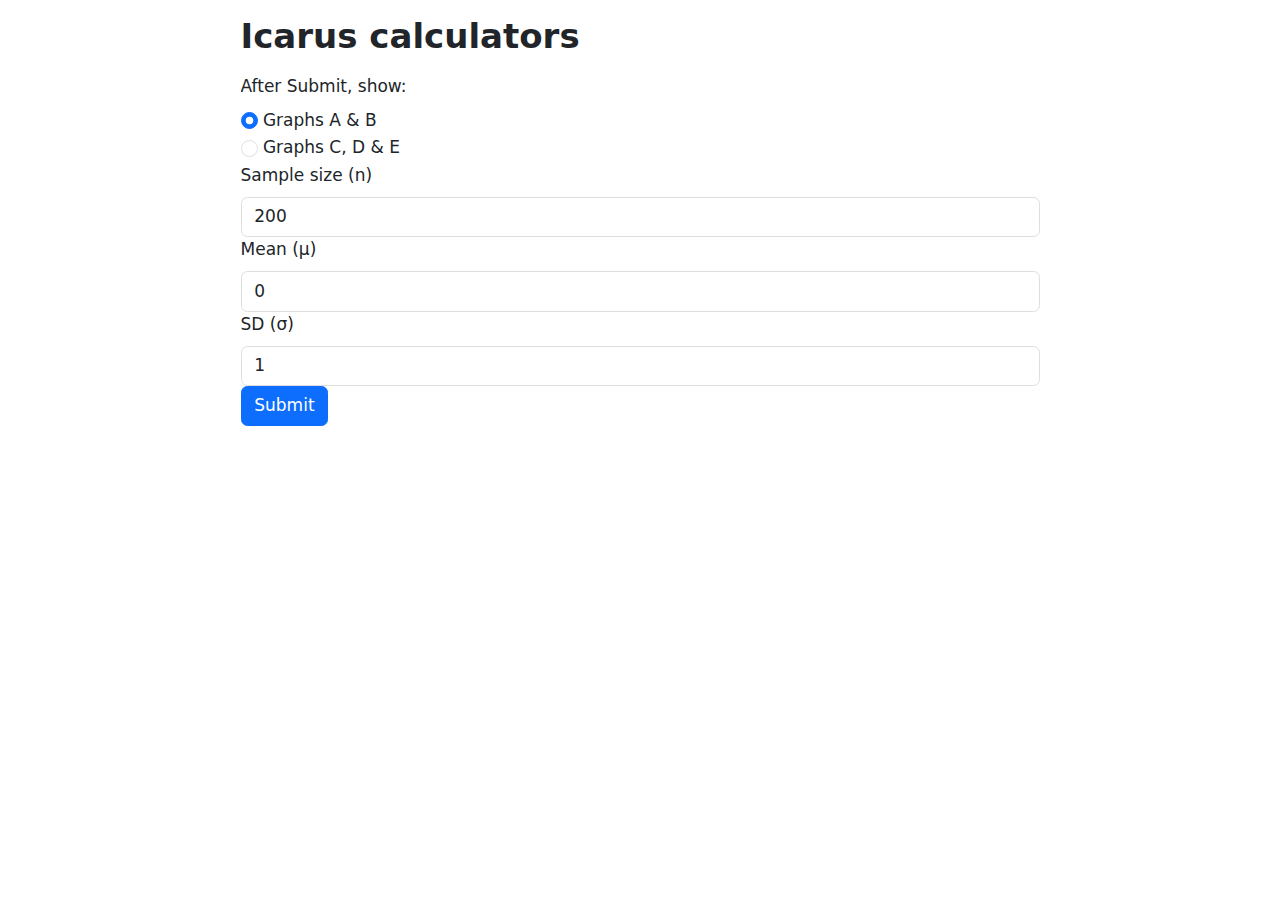
<file: test files/testcalculator.html>
<!DOCTYPE html>
<html xmlns="http://www.w3.org/1999/xhtml" lang="en" xml:lang="en"><head>

<meta charset="utf-8">
<meta name="generator" content="quarto-1.6.42">

<meta name="viewport" content="width=device-width, initial-scale=1.0, user-scalable=yes">


<title>Icarus calculators</title>
<style>
code{white-space: pre-wrap;}
span.smallcaps{font-variant: small-caps;}
div.columns{display: flex; gap: min(4vw, 1.5em);}
div.column{flex: auto; overflow-x: auto;}
div.hanging-indent{margin-left: 1.5em; text-indent: -1.5em;}
ul.task-list{list-style: none;}
ul.task-list li input[type="checkbox"] {
  width: 0.8em;
  margin: 0 0.8em 0.2em -1em; /* quarto-specific, see https://github.com/quarto-dev/quarto-cli/issues/4556 */ 
  vertical-align: middle;
}
</style>


<script src="testcalculator_files/libs/clipboard/clipboard.min.js"></script>
<script src="testcalculator_files/libs/quarto-html/quarto.js"></script>
<script src="testcalculator_files/libs/quarto-html/popper.min.js"></script>
<script src="testcalculator_files/libs/quarto-html/tippy.umd.min.js"></script>
<script src="testcalculator_files/libs/quarto-html/anchor.min.js"></script>
<link href="testcalculator_files/libs/quarto-html/tippy.css" rel="stylesheet">
<link href="testcalculator_files/libs/quarto-html/quarto-syntax-highlighting-2f5df379a58b258e96c21c0638c20c03.css" rel="stylesheet" id="quarto-text-highlighting-styles">
<script src="testcalculator_files/libs/bootstrap/bootstrap.min.js"></script>
<link href="testcalculator_files/libs/bootstrap/bootstrap-icons.css" rel="stylesheet">
<link href="testcalculator_files/libs/bootstrap/bootstrap-1bc8a17f135ab3d594c857e9f48e611b.min.css" rel="stylesheet" append-hash="true" id="quarto-bootstrap" data-mode="light">


</head>

<body class="fullcontent">

<div id="quarto-content" class="page-columns page-rows-contents page-layout-article">

<main class="content" id="quarto-document-content">

<header id="title-block-header" class="quarto-title-block default">
<div class="quarto-title">
<h1 class="title">Icarus calculators</h1>
</div>



<div class="quarto-title-meta">

    
  
    
  </div>
  


</header>


<div class="cell">
<div class="cell-output-display">
<div class="col-sm-4">
<form class="well" role="complementary">
<div id="mode" class="form-group shiny-input-radiogroup shiny-input-container" role="radiogroup" aria-labelledby="mode-label">
<label class="control-label" id="mode-label" for="mode">After Submit, show:</label>
<div class="shiny-options-group">
<div class="radio">
<label>
<input type="radio" name="mode" value="ab" checked="checked">
<span>Graphs A &amp; B</span>
</label>
</div>
<div class="radio">
<label>
<input type="radio" name="mode" value="cde">
<span>Graphs C, D &amp; E</span>
</label>
</div>
</div>
</div>
<div class="form-group shiny-input-container">
<label class="control-label" id="n-label" for="n">Sample size (n)</label>
<input id="n" type="number" class="shiny-input-number form-control" value="200" min="10" step="10">
</div>
<div class="form-group shiny-input-container">
<label class="control-label" id="mu-label" for="mu">Mean (μ)</label>
<input id="mu" type="number" class="shiny-input-number form-control" value="0" step="0.5">
</div>
<div class="form-group shiny-input-container">
<label class="control-label" id="sd-label" for="sd">SD (σ)</label>
<input id="sd" type="number" class="shiny-input-number form-control" value="1" min="0.1" step="0.1">
</div>
<button class="btn btn-default action-button btn-primary" id="submit" type="button">Submit</button>
</form>
</div>
</div>
</div>
<div class="cell">
<div class="cell-output-display no-overflow-x">
<div id="plots_nav" class="shiny-html-output"></div>
</div>
</div>
<p>
<script type="application/shiny-prerendered" data-context="server-start">
library(shiny)
library(ggplot2)
library(bslib)  
</script>
 
<script type="application/shiny-prerendered" data-context="server">
  # --- App state: defaults at startup (A&B with default params) ---
  state <- reactiveVal(list(
    mode = "ab",
    n = 200,
    mu = 0,
    sd = 1
  ))

  # When Submit is clicked, update the state from user inputs
  observeEvent(input$submit, {
    state(list(
      mode = input$mode,
      n = input$n,
      mu = input$mu,
      sd = max(0.0001, input$sd)  # avoid sd=0
    ))
  })

  # Build the navset (A&B by default; A&B or CDE after Submit)
  output$plots_nav <- renderUI({
    s <- state()
    if (s$mode == "ab") {
      navset_card_tab(
        nav_panel("A", plotOutput("plotA", height = 300)),
        nav_panel("B", plotOutput("plotB", height = 300))
      )
    } else {
      navset_card_tab(
        nav_panel("C", plotOutput("plotC", height = 300)),
        nav_panel("D", plotOutput("plotD", height = 300)),
        nav_panel("E", plotOutput("plotE", height = 300))
      )
    }
  })

  # ---------- Data generators based on current state ----------
  data_ab <- reactive({
    s <- state()
    x <- rnorm(s$n, s$mu, s$sd)
    y <- x + rnorm(s$n, 0, s$sd/2 + 0.25)
    list(x = x, y = y)
  })

  data_cde <- reactive({
    s <- state()
    # Use same parameters but make different views
    x <- rnorm(s$n, s$mu, s$sd)
    y <- rnorm(s$n, s$mu, s$sd * 1.2)
    g <- factor(sample(c("G1","G2","G3"), size = s$n, replace = TRUE))
    list(x = x, y = y, g = g)
  })

  # ---------- Plots A & B (always defined; shown when mode == "ab") ----------
  output$plotA <- renderPlot({
    s <- state()
    dat <- data_ab()
    ggplot(data.frame(x = dat$x), aes(x)) +
      geom_histogram(bins = 30) +
      labs(
        title = sprintf("A: Histogram (n=%d, μ=%.2f, σ=%.2f)", s$n, s$mu, s$sd),
        x = "x", y = "count"
      ) +
      theme_minimal()
  })

  output$plotB <- renderPlot({
    s <- state()
    dat <- data_ab()
    ggplot(data.frame(x = dat$x, y = dat$y), aes(x, y)) +
      geom_point(alpha = 0.6) +
      geom_smooth(method = "lm", se = FALSE) +
      labs(
        title = sprintf("B: Scatter with trend (n=%d)", s$n),
        x = "x", y = "y"
      ) +
      theme_minimal()
  })

  # ---------- Plots C, D & E (shown when mode == "cde") ----------
  output$plotC <- renderPlot({
    s <- state()
    dat <- data_cde()
    ggplot(data.frame(x = dat$x), aes(x)) +
      geom_density() +
      labs(
        title = sprintf("C: Density of x (n=%d, μ=%.2f, σ=%.2f)", s$n, s$mu, s$sd),
        x = "x", y = "density"
      ) +
      theme_minimal()
  })

  output$plotD <- renderPlot({
    dat <- data_cde()
    ggplot(data.frame(x = dat$x, y = dat$y), aes(x, y)) +
      geom_hex(bins = 20) +
      labs(
        title = "D: 2D binned (hex) view",
        x = "x", y = "y"
      ) +
      theme_minimal()
  })

  output$plotE <- renderPlot({
    dat <- data_cde()
    ggplot(data.frame(g = dat$g, x = dat$x), aes(g, x)) +
      geom_boxplot() +
      labs(
        title = "E: Boxplots by group",
        x = "group", y = "x"
      ) +
      theme_minimal()
  })

</script>
 
<script type="application/shiny-prerendered" data-context="server-extras">
ojs_define <- function(..., .session = shiny::getDefaultReactiveDomain()) {
  quos <- rlang::enquos(...)
  vars <- rlang::list2(...)
  nm <- names(vars)
  if (is.null(nm)) {
    nm <- rep_len("", length(vars))
  }
  mapply(function(q, nm, val) {
    # Infer name, if possible
    if (nm == "") {
      tryCatch({
        nm <- rlang::as_name(q)
      }, error = function(e) {
        code <- paste(collapse = "\n", deparse(rlang::f_rhs(q)))
        stop("ojs_define() could not create a name for the argument: ", code)
      })
    }
    .session$output[[nm]] <- val
    outputOptions(.session$output, nm, suspendWhenHidden = FALSE)
    .session$sendCustomMessage("ojs-export", list(name = nm))
    NULL
  }, quos, nm, vars, SIMPLIFY = FALSE, USE.NAMES = FALSE)
  invisible()
}
</script>
</p>
<!--html_preserve-->
<script type="application/shiny-prerendered" data-context="dependencies">
{"type":"list","attributes":{},"value":[]}
</script>
<!--/html_preserve-->
<!--html_preserve-->
<script type="application/shiny-prerendered" data-context="execution_dependencies">
{"type":"list","attributes":{"names":{"type":"character","attributes":{},"value":["packages"]}},"value":[{"type":"list","attributes":{"names":{"type":"character","attributes":{},"value":["packages","version"]},"class":{"type":"character","attributes":{},"value":["data.frame"]},"row.names":{"type":"integer","attributes":{},"value":[1,2,3,4,5,6,7,8,9,10,11,12,13,14,15,16,17,18,19,20,21,22,23,24,25,26,27,28,29,30,31,32,33,34,35,36,37,38,39,40,41,42,43,44,45,46,47,48,49,50,51]}},"value":[{"type":"character","attributes":{},"value":["base","bslib","cachem","cli","colorspace","compiler","datasets","digest","dplyr","evaluate","fastmap","generics","ggplot2","glue","graphics","grDevices","grid","gtable","htmltools","htmlwidgets","httpuv","jquerylib","jsonlite","knitr","later","lifecycle","magrittr","methods","mime","munsell","pillar","pkgconfig","promises","R6","Rcpp","rlang","rmarkdown","rstudioapi","sass","scales","shiny","stats","tibble","tidyselect","tools","utils","vctrs","withr","xfun","xtable","yaml"]},{"type":"character","attributes":{},"value":["4.4.2","0.9.0","1.1.0","3.6.4","2.1-1","4.4.2","4.4.2","0.6.37","1.1.4","1.0.3","1.2.0","0.1.3","3.5.1","1.8.0","4.4.2","4.4.2","4.4.2","0.3.6","0.5.8.1","1.6.4","1.6.15","0.1.4","1.9.0","1.49","1.4.1","1.0.4","2.0.3","4.4.2","0.12","0.5.1","1.10.1","2.0.3","1.3.2","2.6.1","1.0.14","1.1.5","2.29","0.17.1","0.4.9","1.3.0","1.10.0","4.4.2","3.2.1","1.2.1","4.4.2","4.4.2","0.6.5","3.0.2","0.51","1.8-4","2.3.10"]}]}]}
</script>
<!--/html_preserve-->

</main>
<!-- /main column -->
<script id="quarto-html-after-body" type="application/javascript">
window.document.addEventListener("DOMContentLoaded", function (event) {
  const toggleBodyColorMode = (bsSheetEl) => {
    const mode = bsSheetEl.getAttribute("data-mode");
    const bodyEl = window.document.querySelector("body");
    if (mode === "dark") {
      bodyEl.classList.add("quarto-dark");
      bodyEl.classList.remove("quarto-light");
    } else {
      bodyEl.classList.add("quarto-light");
      bodyEl.classList.remove("quarto-dark");
    }
  }
  const toggleBodyColorPrimary = () => {
    const bsSheetEl = window.document.querySelector("link#quarto-bootstrap");
    if (bsSheetEl) {
      toggleBodyColorMode(bsSheetEl);
    }
  }
  toggleBodyColorPrimary();  
  const icon = "";
  const anchorJS = new window.AnchorJS();
  anchorJS.options = {
    placement: 'right',
    icon: icon
  };
  anchorJS.add('.anchored');
  const isCodeAnnotation = (el) => {
    for (const clz of el.classList) {
      if (clz.startsWith('code-annotation-')) {                     
        return true;
      }
    }
    return false;
  }
  const onCopySuccess = function(e) {
    // button target
    const button = e.trigger;
    // don't keep focus
    button.blur();
    // flash "checked"
    button.classList.add('code-copy-button-checked');
    var currentTitle = button.getAttribute("title");
    button.setAttribute("title", "Copied!");
    let tooltip;
    if (window.bootstrap) {
      button.setAttribute("data-bs-toggle", "tooltip");
      button.setAttribute("data-bs-placement", "left");
      button.setAttribute("data-bs-title", "Copied!");
      tooltip = new bootstrap.Tooltip(button, 
        { trigger: "manual", 
          customClass: "code-copy-button-tooltip",
          offset: [0, -8]});
      tooltip.show();    
    }
    setTimeout(function() {
      if (tooltip) {
        tooltip.hide();
        button.removeAttribute("data-bs-title");
        button.removeAttribute("data-bs-toggle");
        button.removeAttribute("data-bs-placement");
      }
      button.setAttribute("title", currentTitle);
      button.classList.remove('code-copy-button-checked');
    }, 1000);
    // clear code selection
    e.clearSelection();
  }
  const getTextToCopy = function(trigger) {
      const codeEl = trigger.previousElementSibling.cloneNode(true);
      for (const childEl of codeEl.children) {
        if (isCodeAnnotation(childEl)) {
          childEl.remove();
        }
      }
      return codeEl.innerText;
  }
  const clipboard = new window.ClipboardJS('.code-copy-button:not([data-in-quarto-modal])', {
    text: getTextToCopy
  });
  clipboard.on('success', onCopySuccess);
  if (window.document.getElementById('quarto-embedded-source-code-modal')) {
    const clipboardModal = new window.ClipboardJS('.code-copy-button[data-in-quarto-modal]', {
      text: getTextToCopy,
      container: window.document.getElementById('quarto-embedded-source-code-modal')
    });
    clipboardModal.on('success', onCopySuccess);
  }
    var localhostRegex = new RegExp(/^(?:http|https):\/\/localhost\:?[0-9]*\//);
    var mailtoRegex = new RegExp(/^mailto:/);
      var filterRegex = new RegExp('/' + window.location.host + '/');
    var isInternal = (href) => {
        return filterRegex.test(href) || localhostRegex.test(href) || mailtoRegex.test(href);
    }
    // Inspect non-navigation links and adorn them if external
 	var links = window.document.querySelectorAll('a[href]:not(.nav-link):not(.navbar-brand):not(.toc-action):not(.sidebar-link):not(.sidebar-item-toggle):not(.pagination-link):not(.no-external):not([aria-hidden]):not(.dropdown-item):not(.quarto-navigation-tool):not(.about-link)');
    for (var i=0; i<links.length; i++) {
      const link = links[i];
      if (!isInternal(link.href)) {
        // undo the damage that might have been done by quarto-nav.js in the case of
        // links that we want to consider external
        if (link.dataset.originalHref !== undefined) {
          link.href = link.dataset.originalHref;
        }
      }
    }
  function tippyHover(el, contentFn, onTriggerFn, onUntriggerFn) {
    const config = {
      allowHTML: true,
      maxWidth: 500,
      delay: 100,
      arrow: false,
      appendTo: function(el) {
          return el.parentElement;
      },
      interactive: true,
      interactiveBorder: 10,
      theme: 'quarto',
      placement: 'bottom-start',
    };
    if (contentFn) {
      config.content = contentFn;
    }
    if (onTriggerFn) {
      config.onTrigger = onTriggerFn;
    }
    if (onUntriggerFn) {
      config.onUntrigger = onUntriggerFn;
    }
    window.tippy(el, config); 
  }
  const noterefs = window.document.querySelectorAll('a[role="doc-noteref"]');
  for (var i=0; i<noterefs.length; i++) {
    const ref = noterefs[i];
    tippyHover(ref, function() {
      // use id or data attribute instead here
      let href = ref.getAttribute('data-footnote-href') || ref.getAttribute('href');
      try { href = new URL(href).hash; } catch {}
      const id = href.replace(/^#\/?/, "");
      const note = window.document.getElementById(id);
      if (note) {
        return note.innerHTML;
      } else {
        return "";
      }
    });
  }
  const xrefs = window.document.querySelectorAll('a.quarto-xref');
  const processXRef = (id, note) => {
    // Strip column container classes
    const stripColumnClz = (el) => {
      el.classList.remove("page-full", "page-columns");
      if (el.children) {
        for (const child of el.children) {
          stripColumnClz(child);
        }
      }
    }
    stripColumnClz(note)
    if (id === null || id.startsWith('sec-')) {
      // Special case sections, only their first couple elements
      const container = document.createElement("div");
      if (note.children && note.children.length > 2) {
        container.appendChild(note.children[0].cloneNode(true));
        for (let i = 1; i < note.children.length; i++) {
          const child = note.children[i];
          if (child.tagName === "P" && child.innerText === "") {
            continue;
          } else {
            container.appendChild(child.cloneNode(true));
            break;
          }
        }
        if (window.Quarto?.typesetMath) {
          window.Quarto.typesetMath(container);
        }
        return container.innerHTML
      } else {
        if (window.Quarto?.typesetMath) {
          window.Quarto.typesetMath(note);
        }
        return note.innerHTML;
      }
    } else {
      // Remove any anchor links if they are present
      const anchorLink = note.querySelector('a.anchorjs-link');
      if (anchorLink) {
        anchorLink.remove();
      }
      if (window.Quarto?.typesetMath) {
        window.Quarto.typesetMath(note);
      }
      if (note.classList.contains("callout")) {
        return note.outerHTML;
      } else {
        return note.innerHTML;
      }
    }
  }
  for (var i=0; i<xrefs.length; i++) {
    const xref = xrefs[i];
    tippyHover(xref, undefined, function(instance) {
      instance.disable();
      let url = xref.getAttribute('href');
      let hash = undefined; 
      if (url.startsWith('#')) {
        hash = url;
      } else {
        try { hash = new URL(url).hash; } catch {}
      }
      if (hash) {
        const id = hash.replace(/^#\/?/, "");
        const note = window.document.getElementById(id);
        if (note !== null) {
          try {
            const html = processXRef(id, note.cloneNode(true));
            instance.setContent(html);
          } finally {
            instance.enable();
            instance.show();
          }
        } else {
          // See if we can fetch this
          fetch(url.split('#')[0])
          .then(res => res.text())
          .then(html => {
            const parser = new DOMParser();
            const htmlDoc = parser.parseFromString(html, "text/html");
            const note = htmlDoc.getElementById(id);
            if (note !== null) {
              const html = processXRef(id, note);
              instance.setContent(html);
            } 
          }).finally(() => {
            instance.enable();
            instance.show();
          });
        }
      } else {
        // See if we can fetch a full url (with no hash to target)
        // This is a special case and we should probably do some content thinning / targeting
        fetch(url)
        .then(res => res.text())
        .then(html => {
          const parser = new DOMParser();
          const htmlDoc = parser.parseFromString(html, "text/html");
          const note = htmlDoc.querySelector('main.content');
          if (note !== null) {
            // This should only happen for chapter cross references
            // (since there is no id in the URL)
            // remove the first header
            if (note.children.length > 0 && note.children[0].tagName === "HEADER") {
              note.children[0].remove();
            }
            const html = processXRef(null, note);
            instance.setContent(html);
          } 
        }).finally(() => {
          instance.enable();
          instance.show();
        });
      }
    }, function(instance) {
    });
  }
      let selectedAnnoteEl;
      const selectorForAnnotation = ( cell, annotation) => {
        let cellAttr = 'data-code-cell="' + cell + '"';
        let lineAttr = 'data-code-annotation="' +  annotation + '"';
        const selector = 'span[' + cellAttr + '][' + lineAttr + ']';
        return selector;
      }
      const selectCodeLines = (annoteEl) => {
        const doc = window.document;
        const targetCell = annoteEl.getAttribute("data-target-cell");
        const targetAnnotation = annoteEl.getAttribute("data-target-annotation");
        const annoteSpan = window.document.querySelector(selectorForAnnotation(targetCell, targetAnnotation));
        const lines = annoteSpan.getAttribute("data-code-lines").split(",");
        const lineIds = lines.map((line) => {
          return targetCell + "-" + line;
        })
        let top = null;
        let height = null;
        let parent = null;
        if (lineIds.length > 0) {
            //compute the position of the single el (top and bottom and make a div)
            const el = window.document.getElementById(lineIds[0]);
            top = el.offsetTop;
            height = el.offsetHeight;
            parent = el.parentElement.parentElement;
          if (lineIds.length > 1) {
            const lastEl = window.document.getElementById(lineIds[lineIds.length - 1]);
            const bottom = lastEl.offsetTop + lastEl.offsetHeight;
            height = bottom - top;
          }
          if (top !== null && height !== null && parent !== null) {
            // cook up a div (if necessary) and position it 
            let div = window.document.getElementById("code-annotation-line-highlight");
            if (div === null) {
              div = window.document.createElement("div");
              div.setAttribute("id", "code-annotation-line-highlight");
              div.style.position = 'absolute';
              parent.appendChild(div);
            }
            div.style.top = top - 2 + "px";
            div.style.height = height + 4 + "px";
            div.style.left = 0;
            let gutterDiv = window.document.getElementById("code-annotation-line-highlight-gutter");
            if (gutterDiv === null) {
              gutterDiv = window.document.createElement("div");
              gutterDiv.setAttribute("id", "code-annotation-line-highlight-gutter");
              gutterDiv.style.position = 'absolute';
              const codeCell = window.document.getElementById(targetCell);
              const gutter = codeCell.querySelector('.code-annotation-gutter');
              gutter.appendChild(gutterDiv);
            }
            gutterDiv.style.top = top - 2 + "px";
            gutterDiv.style.height = height + 4 + "px";
          }
          selectedAnnoteEl = annoteEl;
        }
      };
      const unselectCodeLines = () => {
        const elementsIds = ["code-annotation-line-highlight", "code-annotation-line-highlight-gutter"];
        elementsIds.forEach((elId) => {
          const div = window.document.getElementById(elId);
          if (div) {
            div.remove();
          }
        });
        selectedAnnoteEl = undefined;
      };
        // Handle positioning of the toggle
    window.addEventListener(
      "resize",
      throttle(() => {
        elRect = undefined;
        if (selectedAnnoteEl) {
          selectCodeLines(selectedAnnoteEl);
        }
      }, 10)
    );
    function throttle(fn, ms) {
    let throttle = false;
    let timer;
      return (...args) => {
        if(!throttle) { // first call gets through
            fn.apply(this, args);
            throttle = true;
        } else { // all the others get throttled
            if(timer) clearTimeout(timer); // cancel #2
            timer = setTimeout(() => {
              fn.apply(this, args);
              timer = throttle = false;
            }, ms);
        }
      };
    }
      // Attach click handler to the DT
      const annoteDls = window.document.querySelectorAll('dt[data-target-cell]');
      for (const annoteDlNode of annoteDls) {
        annoteDlNode.addEventListener('click', (event) => {
          const clickedEl = event.target;
          if (clickedEl !== selectedAnnoteEl) {
            unselectCodeLines();
            const activeEl = window.document.querySelector('dt[data-target-cell].code-annotation-active');
            if (activeEl) {
              activeEl.classList.remove('code-annotation-active');
            }
            selectCodeLines(clickedEl);
            clickedEl.classList.add('code-annotation-active');
          } else {
            // Unselect the line
            unselectCodeLines();
            clickedEl.classList.remove('code-annotation-active');
          }
        });
      }
  const findCites = (el) => {
    const parentEl = el.parentElement;
    if (parentEl) {
      const cites = parentEl.dataset.cites;
      if (cites) {
        return {
          el,
          cites: cites.split(' ')
        };
      } else {
        return findCites(el.parentElement)
      }
    } else {
      return undefined;
    }
  };
  var bibliorefs = window.document.querySelectorAll('a[role="doc-biblioref"]');
  for (var i=0; i<bibliorefs.length; i++) {
    const ref = bibliorefs[i];
    const citeInfo = findCites(ref);
    if (citeInfo) {
      tippyHover(citeInfo.el, function() {
        var popup = window.document.createElement('div');
        citeInfo.cites.forEach(function(cite) {
          var citeDiv = window.document.createElement('div');
          citeDiv.classList.add('hanging-indent');
          citeDiv.classList.add('csl-entry');
          var biblioDiv = window.document.getElementById('ref-' + cite);
          if (biblioDiv) {
            citeDiv.innerHTML = biblioDiv.innerHTML;
          }
          popup.appendChild(citeDiv);
        });
        return popup.innerHTML;
      });
    }
  }
});
</script>
</div> <!-- /content -->




</body></html>
</file>
<file: index_files/libs/quarto-html/tippy.css>
.tippy-box[data-animation=fade][data-state=hidden]{opacity:0}[data-tippy-root]{max-width:calc(100vw - 10px)}.tippy-box{position:relative;background-color:#333;color:#fff;border-radius:4px;font-size:14px;line-height:1.4;white-space:normal;outline:0;transition-property:transform,visibility,opacity}.tippy-box[data-placement^=top]>.tippy-arrow{bottom:0}.tippy-box[data-placement^=top]>.tippy-arrow:before{bottom:-7px;left:0;border-width:8px 8px 0;border-top-color:initial;transform-origin:center top}.tippy-box[data-placement^=bottom]>.tippy-arrow{top:0}.tippy-box[data-placement^=bottom]>.tippy-arrow:before{top:-7px;left:0;border-width:0 8px 8px;border-bottom-color:initial;transform-origin:center bottom}.tippy-box[data-placement^=left]>.tippy-arrow{right:0}.tippy-box[data-placement^=left]>.tippy-arrow:before{border-width:8px 0 8px 8px;border-left-color:initial;right:-7px;transform-origin:center left}.tippy-box[data-placement^=right]>.tippy-arrow{left:0}.tippy-box[data-placement^=right]>.tippy-arrow:before{left:-7px;border-width:8px 8px 8px 0;border-right-color:initial;transform-origin:center right}.tippy-box[data-inertia][data-state=visible]{transition-timing-function:cubic-bezier(.54,1.5,.38,1.11)}.tippy-arrow{width:16px;height:16px;color:#333}.tippy-arrow:before{content:"";position:absolute;border-color:transparent;border-style:solid}.tippy-content{position:relative;padding:5px 9px;z-index:1}
</file>
<file: index_files/libs/quarto-html/quarto-syntax-highlighting-2f5df379a58b258e96c21c0638c20c03.css>
/* quarto syntax highlight colors */
:root {
  --quarto-hl-ot-color: #003B4F;
  --quarto-hl-at-color: #657422;
  --quarto-hl-ss-color: #20794D;
  --quarto-hl-an-color: #5E5E5E;
  --quarto-hl-fu-color: #4758AB;
  --quarto-hl-st-color: #20794D;
  --quarto-hl-cf-color: #003B4F;
  --quarto-hl-op-color: #5E5E5E;
  --quarto-hl-er-color: #AD0000;
  --quarto-hl-bn-color: #AD0000;
  --quarto-hl-al-color: #AD0000;
  --quarto-hl-va-color: #111111;
  --quarto-hl-bu-color: inherit;
  --quarto-hl-ex-color: inherit;
  --quarto-hl-pp-color: #AD0000;
  --quarto-hl-in-color: #5E5E5E;
  --quarto-hl-vs-color: #20794D;
  --quarto-hl-wa-color: #5E5E5E;
  --quarto-hl-do-color: #5E5E5E;
  --quarto-hl-im-color: #00769E;
  --quarto-hl-ch-color: #20794D;
  --quarto-hl-dt-color: #AD0000;
  --quarto-hl-fl-color: #AD0000;
  --quarto-hl-co-color: #5E5E5E;
  --quarto-hl-cv-color: #5E5E5E;
  --quarto-hl-cn-color: #8f5902;
  --quarto-hl-sc-color: #5E5E5E;
  --quarto-hl-dv-color: #AD0000;
  --quarto-hl-kw-color: #003B4F;
}

/* other quarto variables */
:root {
  --quarto-font-monospace: SFMono-Regular, Menlo, Monaco, Consolas, "Liberation Mono", "Courier New", monospace;
}

pre > code.sourceCode > span {
  color: #003B4F;
}

code span {
  color: #003B4F;
}

code.sourceCode > span {
  color: #003B4F;
}

div.sourceCode,
div.sourceCode pre.sourceCode {
  color: #003B4F;
}

code span.ot {
  color: #003B4F;
  font-style: inherit;
}

code span.at {
  color: #657422;
  font-style: inherit;
}

code span.ss {
  color: #20794D;
  font-style: inherit;
}

code span.an {
  color: #5E5E5E;
  font-style: inherit;
}

code span.fu {
  color: #4758AB;
  font-style: inherit;
}

code span.st {
  color: #20794D;
  font-style: inherit;
}

code span.cf {
  color: #003B4F;
  font-weight: bold;
  font-style: inherit;
}

code span.op {
  color: #5E5E5E;
  font-style: inherit;
}

code span.er {
  color: #AD0000;
  font-style: inherit;
}

code span.bn {
  color: #AD0000;
  font-style: inherit;
}

code span.al {
  color: #AD0000;
  font-style: inherit;
}

code span.va {
  color: #111111;
  font-style: inherit;
}

code span.bu {
  font-style: inherit;
}

code span.ex {
  font-style: inherit;
}

code span.pp {
  color: #AD0000;
  font-style: inherit;
}

code span.in {
  color: #5E5E5E;
  font-style: inherit;
}

code span.vs {
  color: #20794D;
  font-style: inherit;
}

code span.wa {
  color: #5E5E5E;
  font-style: italic;
}

code span.do {
  color: #5E5E5E;
  font-style: italic;
}

code span.im {
  color: #00769E;
  font-style: inherit;
}

code span.ch {
  color: #20794D;
  font-style: inherit;
}

code span.dt {
  color: #AD0000;
  font-style: inherit;
}

code span.fl {
  color: #AD0000;
  font-style: inherit;
}

code span.co {
  color: #5E5E5E;
  font-style: inherit;
}

code span.cv {
  color: #5E5E5E;
  font-style: italic;
}

code span.cn {
  color: #8f5902;
  font-style: inherit;
}

code span.sc {
  color: #5E5E5E;
  font-style: inherit;
}

code span.dv {
  color: #AD0000;
  font-style: inherit;
}

code span.kw {
  color: #003B4F;
  font-weight: bold;
  font-style: inherit;
}

.prevent-inlining {
  content: "</";
}

/*# sourceMappingURL=35eb38a806ee71ea6d2563be2308c832.css.map */
</file>
<file: advancedcalc_files/libs/quarto-html/tippy.css>
.tippy-box[data-animation=fade][data-state=hidden]{opacity:0}[data-tippy-root]{max-width:calc(100vw - 10px)}.tippy-box{position:relative;background-color:#333;color:#fff;border-radius:4px;font-size:14px;line-height:1.4;white-space:normal;outline:0;transition-property:transform,visibility,opacity}.tippy-box[data-placement^=top]>.tippy-arrow{bottom:0}.tippy-box[data-placement^=top]>.tippy-arrow:before{bottom:-7px;left:0;border-width:8px 8px 0;border-top-color:initial;transform-origin:center top}.tippy-box[data-placement^=bottom]>.tippy-arrow{top:0}.tippy-box[data-placement^=bottom]>.tippy-arrow:before{top:-7px;left:0;border-width:0 8px 8px;border-bottom-color:initial;transform-origin:center bottom}.tippy-box[data-placement^=left]>.tippy-arrow{right:0}.tippy-box[data-placement^=left]>.tippy-arrow:before{border-width:8px 0 8px 8px;border-left-color:initial;right:-7px;transform-origin:center left}.tippy-box[data-placement^=right]>.tippy-arrow{left:0}.tippy-box[data-placement^=right]>.tippy-arrow:before{left:-7px;border-width:8px 8px 8px 0;border-right-color:initial;transform-origin:center right}.tippy-box[data-inertia][data-state=visible]{transition-timing-function:cubic-bezier(.54,1.5,.38,1.11)}.tippy-arrow{width:16px;height:16px;color:#333}.tippy-arrow:before{content:"";position:absolute;border-color:transparent;border-style:solid}.tippy-content{position:relative;padding:5px 9px;z-index:1}
</file>
<file: advancedcalc_files/libs/quarto-html/quarto-syntax-highlighting-2f5df379a58b258e96c21c0638c20c03.css>
/* quarto syntax highlight colors */
:root {
  --quarto-hl-ot-color: #003B4F;
  --quarto-hl-at-color: #657422;
  --quarto-hl-ss-color: #20794D;
  --quarto-hl-an-color: #5E5E5E;
  --quarto-hl-fu-color: #4758AB;
  --quarto-hl-st-color: #20794D;
  --quarto-hl-cf-color: #003B4F;
  --quarto-hl-op-color: #5E5E5E;
  --quarto-hl-er-color: #AD0000;
  --quarto-hl-bn-color: #AD0000;
  --quarto-hl-al-color: #AD0000;
  --quarto-hl-va-color: #111111;
  --quarto-hl-bu-color: inherit;
  --quarto-hl-ex-color: inherit;
  --quarto-hl-pp-color: #AD0000;
  --quarto-hl-in-color: #5E5E5E;
  --quarto-hl-vs-color: #20794D;
  --quarto-hl-wa-color: #5E5E5E;
  --quarto-hl-do-color: #5E5E5E;
  --quarto-hl-im-color: #00769E;
  --quarto-hl-ch-color: #20794D;
  --quarto-hl-dt-color: #AD0000;
  --quarto-hl-fl-color: #AD0000;
  --quarto-hl-co-color: #5E5E5E;
  --quarto-hl-cv-color: #5E5E5E;
  --quarto-hl-cn-color: #8f5902;
  --quarto-hl-sc-color: #5E5E5E;
  --quarto-hl-dv-color: #AD0000;
  --quarto-hl-kw-color: #003B4F;
}

/* other quarto variables */
:root {
  --quarto-font-monospace: SFMono-Regular, Menlo, Monaco, Consolas, "Liberation Mono", "Courier New", monospace;
}

pre > code.sourceCode > span {
  color: #003B4F;
}

code span {
  color: #003B4F;
}

code.sourceCode > span {
  color: #003B4F;
}

div.sourceCode,
div.sourceCode pre.sourceCode {
  color: #003B4F;
}

code span.ot {
  color: #003B4F;
  font-style: inherit;
}

code span.at {
  color: #657422;
  font-style: inherit;
}

code span.ss {
  color: #20794D;
  font-style: inherit;
}

code span.an {
  color: #5E5E5E;
  font-style: inherit;
}

code span.fu {
  color: #4758AB;
  font-style: inherit;
}

code span.st {
  color: #20794D;
  font-style: inherit;
}

code span.cf {
  color: #003B4F;
  font-weight: bold;
  font-style: inherit;
}

code span.op {
  color: #5E5E5E;
  font-style: inherit;
}

code span.er {
  color: #AD0000;
  font-style: inherit;
}

code span.bn {
  color: #AD0000;
  font-style: inherit;
}

code span.al {
  color: #AD0000;
  font-style: inherit;
}

code span.va {
  color: #111111;
  font-style: inherit;
}

code span.bu {
  font-style: inherit;
}

code span.ex {
  font-style: inherit;
}

code span.pp {
  color: #AD0000;
  font-style: inherit;
}

code span.in {
  color: #5E5E5E;
  font-style: inherit;
}

code span.vs {
  color: #20794D;
  font-style: inherit;
}

code span.wa {
  color: #5E5E5E;
  font-style: italic;
}

code span.do {
  color: #5E5E5E;
  font-style: italic;
}

code span.im {
  color: #00769E;
  font-style: inherit;
}

code span.ch {
  color: #20794D;
  font-style: inherit;
}

code span.dt {
  color: #AD0000;
  font-style: inherit;
}

code span.fl {
  color: #AD0000;
  font-style: inherit;
}

code span.co {
  color: #5E5E5E;
  font-style: inherit;
}

code span.cv {
  color: #5E5E5E;
  font-style: italic;
}

code span.cn {
  color: #8f5902;
  font-style: inherit;
}

code span.sc {
  color: #5E5E5E;
  font-style: inherit;
}

code span.dv {
  color: #AD0000;
  font-style: inherit;
}

code span.kw {
  color: #003B4F;
  font-weight: bold;
  font-style: inherit;
}

.prevent-inlining {
  content: "</";
}

/*# sourceMappingURL=35eb38a806ee71ea6d2563be2308c832.css.map */
</file>
<file: test_files/libs/quarto-html/tippy.css>
.tippy-box[data-animation=fade][data-state=hidden]{opacity:0}[data-tippy-root]{max-width:calc(100vw - 10px)}.tippy-box{position:relative;background-color:#333;color:#fff;border-radius:4px;font-size:14px;line-height:1.4;white-space:normal;outline:0;transition-property:transform,visibility,opacity}.tippy-box[data-placement^=top]>.tippy-arrow{bottom:0}.tippy-box[data-placement^=top]>.tippy-arrow:before{bottom:-7px;left:0;border-width:8px 8px 0;border-top-color:initial;transform-origin:center top}.tippy-box[data-placement^=bottom]>.tippy-arrow{top:0}.tippy-box[data-placement^=bottom]>.tippy-arrow:before{top:-7px;left:0;border-width:0 8px 8px;border-bottom-color:initial;transform-origin:center bottom}.tippy-box[data-placement^=left]>.tippy-arrow{right:0}.tippy-box[data-placement^=left]>.tippy-arrow:before{border-width:8px 0 8px 8px;border-left-color:initial;right:-7px;transform-origin:center left}.tippy-box[data-placement^=right]>.tippy-arrow{left:0}.tippy-box[data-placement^=right]>.tippy-arrow:before{left:-7px;border-width:8px 8px 8px 0;border-right-color:initial;transform-origin:center right}.tippy-box[data-inertia][data-state=visible]{transition-timing-function:cubic-bezier(.54,1.5,.38,1.11)}.tippy-arrow{width:16px;height:16px;color:#333}.tippy-arrow:before{content:"";position:absolute;border-color:transparent;border-style:solid}.tippy-content{position:relative;padding:5px 9px;z-index:1}
</file>
<file: test_files/libs/quarto-html/quarto-syntax-highlighting-2f5df379a58b258e96c21c0638c20c03.css>
/* quarto syntax highlight colors */
:root {
  --quarto-hl-ot-color: #003B4F;
  --quarto-hl-at-color: #657422;
  --quarto-hl-ss-color: #20794D;
  --quarto-hl-an-color: #5E5E5E;
  --quarto-hl-fu-color: #4758AB;
  --quarto-hl-st-color: #20794D;
  --quarto-hl-cf-color: #003B4F;
  --quarto-hl-op-color: #5E5E5E;
  --quarto-hl-er-color: #AD0000;
  --quarto-hl-bn-color: #AD0000;
  --quarto-hl-al-color: #AD0000;
  --quarto-hl-va-color: #111111;
  --quarto-hl-bu-color: inherit;
  --quarto-hl-ex-color: inherit;
  --quarto-hl-pp-color: #AD0000;
  --quarto-hl-in-color: #5E5E5E;
  --quarto-hl-vs-color: #20794D;
  --quarto-hl-wa-color: #5E5E5E;
  --quarto-hl-do-color: #5E5E5E;
  --quarto-hl-im-color: #00769E;
  --quarto-hl-ch-color: #20794D;
  --quarto-hl-dt-color: #AD0000;
  --quarto-hl-fl-color: #AD0000;
  --quarto-hl-co-color: #5E5E5E;
  --quarto-hl-cv-color: #5E5E5E;
  --quarto-hl-cn-color: #8f5902;
  --quarto-hl-sc-color: #5E5E5E;
  --quarto-hl-dv-color: #AD0000;
  --quarto-hl-kw-color: #003B4F;
}

/* other quarto variables */
:root {
  --quarto-font-monospace: SFMono-Regular, Menlo, Monaco, Consolas, "Liberation Mono", "Courier New", monospace;
}

pre > code.sourceCode > span {
  color: #003B4F;
}

code span {
  color: #003B4F;
}

code.sourceCode > span {
  color: #003B4F;
}

div.sourceCode,
div.sourceCode pre.sourceCode {
  color: #003B4F;
}

code span.ot {
  color: #003B4F;
  font-style: inherit;
}

code span.at {
  color: #657422;
  font-style: inherit;
}

code span.ss {
  color: #20794D;
  font-style: inherit;
}

code span.an {
  color: #5E5E5E;
  font-style: inherit;
}

code span.fu {
  color: #4758AB;
  font-style: inherit;
}

code span.st {
  color: #20794D;
  font-style: inherit;
}

code span.cf {
  color: #003B4F;
  font-weight: bold;
  font-style: inherit;
}

code span.op {
  color: #5E5E5E;
  font-style: inherit;
}

code span.er {
  color: #AD0000;
  font-style: inherit;
}

code span.bn {
  color: #AD0000;
  font-style: inherit;
}

code span.al {
  color: #AD0000;
  font-style: inherit;
}

code span.va {
  color: #111111;
  font-style: inherit;
}

code span.bu {
  font-style: inherit;
}

code span.ex {
  font-style: inherit;
}

code span.pp {
  color: #AD0000;
  font-style: inherit;
}

code span.in {
  color: #5E5E5E;
  font-style: inherit;
}

code span.vs {
  color: #20794D;
  font-style: inherit;
}

code span.wa {
  color: #5E5E5E;
  font-style: italic;
}

code span.do {
  color: #5E5E5E;
  font-style: italic;
}

code span.im {
  color: #00769E;
  font-style: inherit;
}

code span.ch {
  color: #20794D;
  font-style: inherit;
}

code span.dt {
  color: #AD0000;
  font-style: inherit;
}

code span.fl {
  color: #AD0000;
  font-style: inherit;
}

code span.co {
  color: #5E5E5E;
  font-style: inherit;
}

code span.cv {
  color: #5E5E5E;
  font-style: italic;
}

code span.cn {
  color: #8f5902;
  font-style: inherit;
}

code span.sc {
  color: #5E5E5E;
  font-style: inherit;
}

code span.dv {
  color: #AD0000;
  font-style: inherit;
}

code span.kw {
  color: #003B4F;
  font-weight: bold;
  font-style: inherit;
}

.prevent-inlining {
  content: "</";
}

/*# sourceMappingURL=35eb38a806ee71ea6d2563be2308c832.css.map */
</file>
<file: testcalculator_files/libs/quarto-html/tippy.css>
.tippy-box[data-animation=fade][data-state=hidden]{opacity:0}[data-tippy-root]{max-width:calc(100vw - 10px)}.tippy-box{position:relative;background-color:#333;color:#fff;border-radius:4px;font-size:14px;line-height:1.4;white-space:normal;outline:0;transition-property:transform,visibility,opacity}.tippy-box[data-placement^=top]>.tippy-arrow{bottom:0}.tippy-box[data-placement^=top]>.tippy-arrow:before{bottom:-7px;left:0;border-width:8px 8px 0;border-top-color:initial;transform-origin:center top}.tippy-box[data-placement^=bottom]>.tippy-arrow{top:0}.tippy-box[data-placement^=bottom]>.tippy-arrow:before{top:-7px;left:0;border-width:0 8px 8px;border-bottom-color:initial;transform-origin:center bottom}.tippy-box[data-placement^=left]>.tippy-arrow{right:0}.tippy-box[data-placement^=left]>.tippy-arrow:before{border-width:8px 0 8px 8px;border-left-color:initial;right:-7px;transform-origin:center left}.tippy-box[data-placement^=right]>.tippy-arrow{left:0}.tippy-box[data-placement^=right]>.tippy-arrow:before{left:-7px;border-width:8px 8px 8px 0;border-right-color:initial;transform-origin:center right}.tippy-box[data-inertia][data-state=visible]{transition-timing-function:cubic-bezier(.54,1.5,.38,1.11)}.tippy-arrow{width:16px;height:16px;color:#333}.tippy-arrow:before{content:"";position:absolute;border-color:transparent;border-style:solid}.tippy-content{position:relative;padding:5px 9px;z-index:1}
</file>
<file: testcalculator_files/libs/quarto-html/quarto-syntax-highlighting-2f5df379a58b258e96c21c0638c20c03.css>
/* quarto syntax highlight colors */
:root {
  --quarto-hl-ot-color: #003B4F;
  --quarto-hl-at-color: #657422;
  --quarto-hl-ss-color: #20794D;
  --quarto-hl-an-color: #5E5E5E;
  --quarto-hl-fu-color: #4758AB;
  --quarto-hl-st-color: #20794D;
  --quarto-hl-cf-color: #003B4F;
  --quarto-hl-op-color: #5E5E5E;
  --quarto-hl-er-color: #AD0000;
  --quarto-hl-bn-color: #AD0000;
  --quarto-hl-al-color: #AD0000;
  --quarto-hl-va-color: #111111;
  --quarto-hl-bu-color: inherit;
  --quarto-hl-ex-color: inherit;
  --quarto-hl-pp-color: #AD0000;
  --quarto-hl-in-color: #5E5E5E;
  --quarto-hl-vs-color: #20794D;
  --quarto-hl-wa-color: #5E5E5E;
  --quarto-hl-do-color: #5E5E5E;
  --quarto-hl-im-color: #00769E;
  --quarto-hl-ch-color: #20794D;
  --quarto-hl-dt-color: #AD0000;
  --quarto-hl-fl-color: #AD0000;
  --quarto-hl-co-color: #5E5E5E;
  --quarto-hl-cv-color: #5E5E5E;
  --quarto-hl-cn-color: #8f5902;
  --quarto-hl-sc-color: #5E5E5E;
  --quarto-hl-dv-color: #AD0000;
  --quarto-hl-kw-color: #003B4F;
}

/* other quarto variables */
:root {
  --quarto-font-monospace: SFMono-Regular, Menlo, Monaco, Consolas, "Liberation Mono", "Courier New", monospace;
}

pre > code.sourceCode > span {
  color: #003B4F;
}

code span {
  color: #003B4F;
}

code.sourceCode > span {
  color: #003B4F;
}

div.sourceCode,
div.sourceCode pre.sourceCode {
  color: #003B4F;
}

code span.ot {
  color: #003B4F;
  font-style: inherit;
}

code span.at {
  color: #657422;
  font-style: inherit;
}

code span.ss {
  color: #20794D;
  font-style: inherit;
}

code span.an {
  color: #5E5E5E;
  font-style: inherit;
}

code span.fu {
  color: #4758AB;
  font-style: inherit;
}

code span.st {
  color: #20794D;
  font-style: inherit;
}

code span.cf {
  color: #003B4F;
  font-weight: bold;
  font-style: inherit;
}

code span.op {
  color: #5E5E5E;
  font-style: inherit;
}

code span.er {
  color: #AD0000;
  font-style: inherit;
}

code span.bn {
  color: #AD0000;
  font-style: inherit;
}

code span.al {
  color: #AD0000;
  font-style: inherit;
}

code span.va {
  color: #111111;
  font-style: inherit;
}

code span.bu {
  font-style: inherit;
}

code span.ex {
  font-style: inherit;
}

code span.pp {
  color: #AD0000;
  font-style: inherit;
}

code span.in {
  color: #5E5E5E;
  font-style: inherit;
}

code span.vs {
  color: #20794D;
  font-style: inherit;
}

code span.wa {
  color: #5E5E5E;
  font-style: italic;
}

code span.do {
  color: #5E5E5E;
  font-style: italic;
}

code span.im {
  color: #00769E;
  font-style: inherit;
}

code span.ch {
  color: #20794D;
  font-style: inherit;
}

code span.dt {
  color: #AD0000;
  font-style: inherit;
}

code span.fl {
  color: #AD0000;
  font-style: inherit;
}

code span.co {
  color: #5E5E5E;
  font-style: inherit;
}

code span.cv {
  color: #5E5E5E;
  font-style: italic;
}

code span.cn {
  color: #8f5902;
  font-style: inherit;
}

code span.sc {
  color: #5E5E5E;
  font-style: inherit;
}

code span.dv {
  color: #AD0000;
  font-style: inherit;
}

code span.kw {
  color: #003B4F;
  font-weight: bold;
  font-style: inherit;
}

.prevent-inlining {
  content: "</";
}

/*# sourceMappingURL=35eb38a806ee71ea6d2563be2308c832.css.map */
</file>
<file: test files/testcalculator-variant_files/libs/quarto-html/tippy.css>
.tippy-box[data-animation=fade][data-state=hidden]{opacity:0}[data-tippy-root]{max-width:calc(100vw - 10px)}.tippy-box{position:relative;background-color:#333;color:#fff;border-radius:4px;font-size:14px;line-height:1.4;white-space:normal;outline:0;transition-property:transform,visibility,opacity}.tippy-box[data-placement^=top]>.tippy-arrow{bottom:0}.tippy-box[data-placement^=top]>.tippy-arrow:before{bottom:-7px;left:0;border-width:8px 8px 0;border-top-color:initial;transform-origin:center top}.tippy-box[data-placement^=bottom]>.tippy-arrow{top:0}.tippy-box[data-placement^=bottom]>.tippy-arrow:before{top:-7px;left:0;border-width:0 8px 8px;border-bottom-color:initial;transform-origin:center bottom}.tippy-box[data-placement^=left]>.tippy-arrow{right:0}.tippy-box[data-placement^=left]>.tippy-arrow:before{border-width:8px 0 8px 8px;border-left-color:initial;right:-7px;transform-origin:center left}.tippy-box[data-placement^=right]>.tippy-arrow{left:0}.tippy-box[data-placement^=right]>.tippy-arrow:before{left:-7px;border-width:8px 8px 8px 0;border-right-color:initial;transform-origin:center right}.tippy-box[data-inertia][data-state=visible]{transition-timing-function:cubic-bezier(.54,1.5,.38,1.11)}.tippy-arrow{width:16px;height:16px;color:#333}.tippy-arrow:before{content:"";position:absolute;border-color:transparent;border-style:solid}.tippy-content{position:relative;padding:5px 9px;z-index:1}
</file>
<file: test files/testcalculator-variant_files/libs/quarto-html/quarto-syntax-highlighting-2f5df379a58b258e96c21c0638c20c03.css>
/* quarto syntax highlight colors */
:root {
  --quarto-hl-ot-color: #003B4F;
  --quarto-hl-at-color: #657422;
  --quarto-hl-ss-color: #20794D;
  --quarto-hl-an-color: #5E5E5E;
  --quarto-hl-fu-color: #4758AB;
  --quarto-hl-st-color: #20794D;
  --quarto-hl-cf-color: #003B4F;
  --quarto-hl-op-color: #5E5E5E;
  --quarto-hl-er-color: #AD0000;
  --quarto-hl-bn-color: #AD0000;
  --quarto-hl-al-color: #AD0000;
  --quarto-hl-va-color: #111111;
  --quarto-hl-bu-color: inherit;
  --quarto-hl-ex-color: inherit;
  --quarto-hl-pp-color: #AD0000;
  --quarto-hl-in-color: #5E5E5E;
  --quarto-hl-vs-color: #20794D;
  --quarto-hl-wa-color: #5E5E5E;
  --quarto-hl-do-color: #5E5E5E;
  --quarto-hl-im-color: #00769E;
  --quarto-hl-ch-color: #20794D;
  --quarto-hl-dt-color: #AD0000;
  --quarto-hl-fl-color: #AD0000;
  --quarto-hl-co-color: #5E5E5E;
  --quarto-hl-cv-color: #5E5E5E;
  --quarto-hl-cn-color: #8f5902;
  --quarto-hl-sc-color: #5E5E5E;
  --quarto-hl-dv-color: #AD0000;
  --quarto-hl-kw-color: #003B4F;
}

/* other quarto variables */
:root {
  --quarto-font-monospace: SFMono-Regular, Menlo, Monaco, Consolas, "Liberation Mono", "Courier New", monospace;
}

pre > code.sourceCode > span {
  color: #003B4F;
}

code span {
  color: #003B4F;
}

code.sourceCode > span {
  color: #003B4F;
}

div.sourceCode,
div.sourceCode pre.sourceCode {
  color: #003B4F;
}

code span.ot {
  color: #003B4F;
  font-style: inherit;
}

code span.at {
  color: #657422;
  font-style: inherit;
}

code span.ss {
  color: #20794D;
  font-style: inherit;
}

code span.an {
  color: #5E5E5E;
  font-style: inherit;
}

code span.fu {
  color: #4758AB;
  font-style: inherit;
}

code span.st {
  color: #20794D;
  font-style: inherit;
}

code span.cf {
  color: #003B4F;
  font-weight: bold;
  font-style: inherit;
}

code span.op {
  color: #5E5E5E;
  font-style: inherit;
}

code span.er {
  color: #AD0000;
  font-style: inherit;
}

code span.bn {
  color: #AD0000;
  font-style: inherit;
}

code span.al {
  color: #AD0000;
  font-style: inherit;
}

code span.va {
  color: #111111;
  font-style: inherit;
}

code span.bu {
  font-style: inherit;
}

code span.ex {
  font-style: inherit;
}

code span.pp {
  color: #AD0000;
  font-style: inherit;
}

code span.in {
  color: #5E5E5E;
  font-style: inherit;
}

code span.vs {
  color: #20794D;
  font-style: inherit;
}

code span.wa {
  color: #5E5E5E;
  font-style: italic;
}

code span.do {
  color: #5E5E5E;
  font-style: italic;
}

code span.im {
  color: #00769E;
  font-style: inherit;
}

code span.ch {
  color: #20794D;
  font-style: inherit;
}

code span.dt {
  color: #AD0000;
  font-style: inherit;
}

code span.fl {
  color: #AD0000;
  font-style: inherit;
}

code span.co {
  color: #5E5E5E;
  font-style: inherit;
}

code span.cv {
  color: #5E5E5E;
  font-style: italic;
}

code span.cn {
  color: #8f5902;
  font-style: inherit;
}

code span.sc {
  color: #5E5E5E;
  font-style: inherit;
}

code span.dv {
  color: #AD0000;
  font-style: inherit;
}

code span.kw {
  color: #003B4F;
  font-weight: bold;
  font-style: inherit;
}

.prevent-inlining {
  content: "</";
}

/*# sourceMappingURL=35eb38a806ee71ea6d2563be2308c832.css.map */
</file>
<file: test files/testcalculator_files/libs/quarto-html/tippy.css>
.tippy-box[data-animation=fade][data-state=hidden]{opacity:0}[data-tippy-root]{max-width:calc(100vw - 10px)}.tippy-box{position:relative;background-color:#333;color:#fff;border-radius:4px;font-size:14px;line-height:1.4;white-space:normal;outline:0;transition-property:transform,visibility,opacity}.tippy-box[data-placement^=top]>.tippy-arrow{bottom:0}.tippy-box[data-placement^=top]>.tippy-arrow:before{bottom:-7px;left:0;border-width:8px 8px 0;border-top-color:initial;transform-origin:center top}.tippy-box[data-placement^=bottom]>.tippy-arrow{top:0}.tippy-box[data-placement^=bottom]>.tippy-arrow:before{top:-7px;left:0;border-width:0 8px 8px;border-bottom-color:initial;transform-origin:center bottom}.tippy-box[data-placement^=left]>.tippy-arrow{right:0}.tippy-box[data-placement^=left]>.tippy-arrow:before{border-width:8px 0 8px 8px;border-left-color:initial;right:-7px;transform-origin:center left}.tippy-box[data-placement^=right]>.tippy-arrow{left:0}.tippy-box[data-placement^=right]>.tippy-arrow:before{left:-7px;border-width:8px 8px 8px 0;border-right-color:initial;transform-origin:center right}.tippy-box[data-inertia][data-state=visible]{transition-timing-function:cubic-bezier(.54,1.5,.38,1.11)}.tippy-arrow{width:16px;height:16px;color:#333}.tippy-arrow:before{content:"";position:absolute;border-color:transparent;border-style:solid}.tippy-content{position:relative;padding:5px 9px;z-index:1}
</file>
<file: test files/testcalculator_files/libs/quarto-html/quarto-syntax-highlighting-2f5df379a58b258e96c21c0638c20c03.css>
/* quarto syntax highlight colors */
:root {
  --quarto-hl-ot-color: #003B4F;
  --quarto-hl-at-color: #657422;
  --quarto-hl-ss-color: #20794D;
  --quarto-hl-an-color: #5E5E5E;
  --quarto-hl-fu-color: #4758AB;
  --quarto-hl-st-color: #20794D;
  --quarto-hl-cf-color: #003B4F;
  --quarto-hl-op-color: #5E5E5E;
  --quarto-hl-er-color: #AD0000;
  --quarto-hl-bn-color: #AD0000;
  --quarto-hl-al-color: #AD0000;
  --quarto-hl-va-color: #111111;
  --quarto-hl-bu-color: inherit;
  --quarto-hl-ex-color: inherit;
  --quarto-hl-pp-color: #AD0000;
  --quarto-hl-in-color: #5E5E5E;
  --quarto-hl-vs-color: #20794D;
  --quarto-hl-wa-color: #5E5E5E;
  --quarto-hl-do-color: #5E5E5E;
  --quarto-hl-im-color: #00769E;
  --quarto-hl-ch-color: #20794D;
  --quarto-hl-dt-color: #AD0000;
  --quarto-hl-fl-color: #AD0000;
  --quarto-hl-co-color: #5E5E5E;
  --quarto-hl-cv-color: #5E5E5E;
  --quarto-hl-cn-color: #8f5902;
  --quarto-hl-sc-color: #5E5E5E;
  --quarto-hl-dv-color: #AD0000;
  --quarto-hl-kw-color: #003B4F;
}

/* other quarto variables */
:root {
  --quarto-font-monospace: SFMono-Regular, Menlo, Monaco, Consolas, "Liberation Mono", "Courier New", monospace;
}

pre > code.sourceCode > span {
  color: #003B4F;
}

code span {
  color: #003B4F;
}

code.sourceCode > span {
  color: #003B4F;
}

div.sourceCode,
div.sourceCode pre.sourceCode {
  color: #003B4F;
}

code span.ot {
  color: #003B4F;
  font-style: inherit;
}

code span.at {
  color: #657422;
  font-style: inherit;
}

code span.ss {
  color: #20794D;
  font-style: inherit;
}

code span.an {
  color: #5E5E5E;
  font-style: inherit;
}

code span.fu {
  color: #4758AB;
  font-style: inherit;
}

code span.st {
  color: #20794D;
  font-style: inherit;
}

code span.cf {
  color: #003B4F;
  font-weight: bold;
  font-style: inherit;
}

code span.op {
  color: #5E5E5E;
  font-style: inherit;
}

code span.er {
  color: #AD0000;
  font-style: inherit;
}

code span.bn {
  color: #AD0000;
  font-style: inherit;
}

code span.al {
  color: #AD0000;
  font-style: inherit;
}

code span.va {
  color: #111111;
  font-style: inherit;
}

code span.bu {
  font-style: inherit;
}

code span.ex {
  font-style: inherit;
}

code span.pp {
  color: #AD0000;
  font-style: inherit;
}

code span.in {
  color: #5E5E5E;
  font-style: inherit;
}

code span.vs {
  color: #20794D;
  font-style: inherit;
}

code span.wa {
  color: #5E5E5E;
  font-style: italic;
}

code span.do {
  color: #5E5E5E;
  font-style: italic;
}

code span.im {
  color: #00769E;
  font-style: inherit;
}

code span.ch {
  color: #20794D;
  font-style: inherit;
}

code span.dt {
  color: #AD0000;
  font-style: inherit;
}

code span.fl {
  color: #AD0000;
  font-style: inherit;
}

code span.co {
  color: #5E5E5E;
  font-style: inherit;
}

code span.cv {
  color: #5E5E5E;
  font-style: italic;
}

code span.cn {
  color: #8f5902;
  font-style: inherit;
}

code span.sc {
  color: #5E5E5E;
  font-style: inherit;
}

code span.dv {
  color: #AD0000;
  font-style: inherit;
}

code span.kw {
  color: #003B4F;
  font-weight: bold;
  font-style: inherit;
}

.prevent-inlining {
  content: "</";
}

/*# sourceMappingURL=35eb38a806ee71ea6d2563be2308c832.css.map */
</file>
